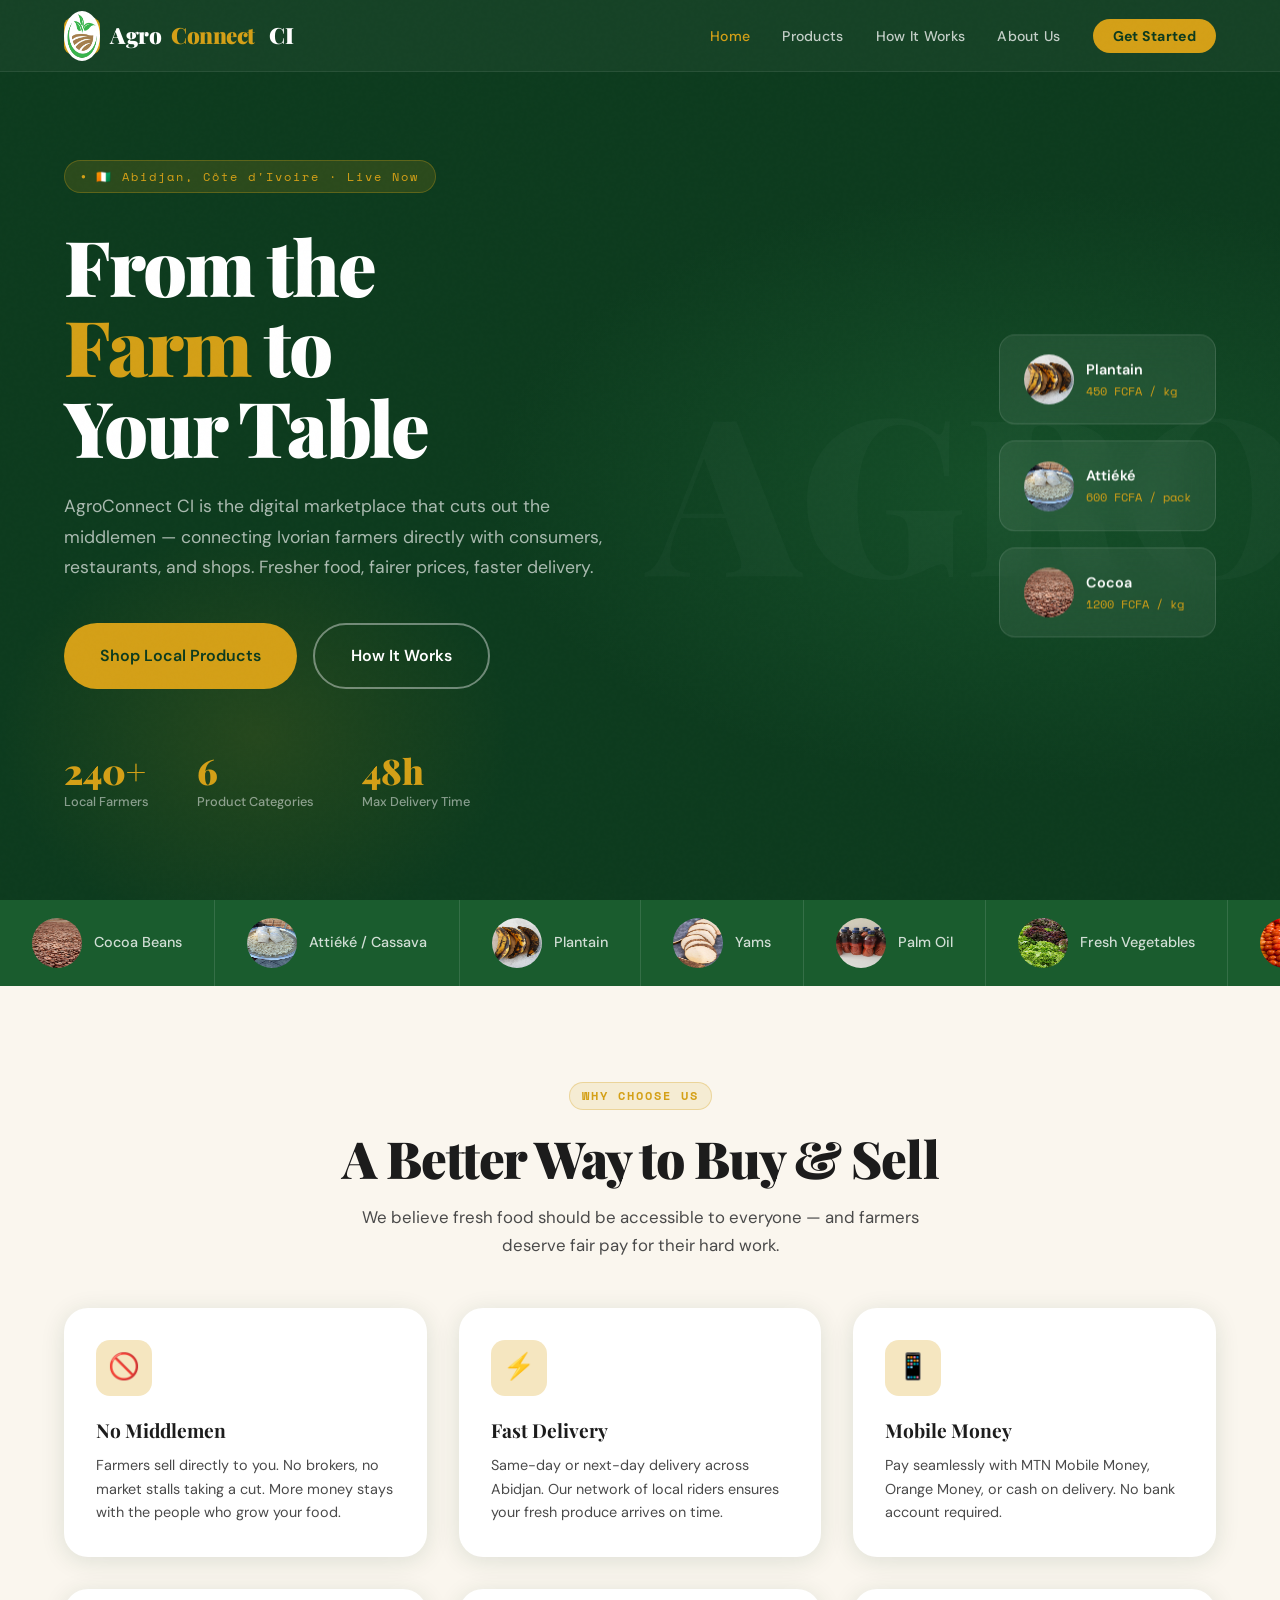
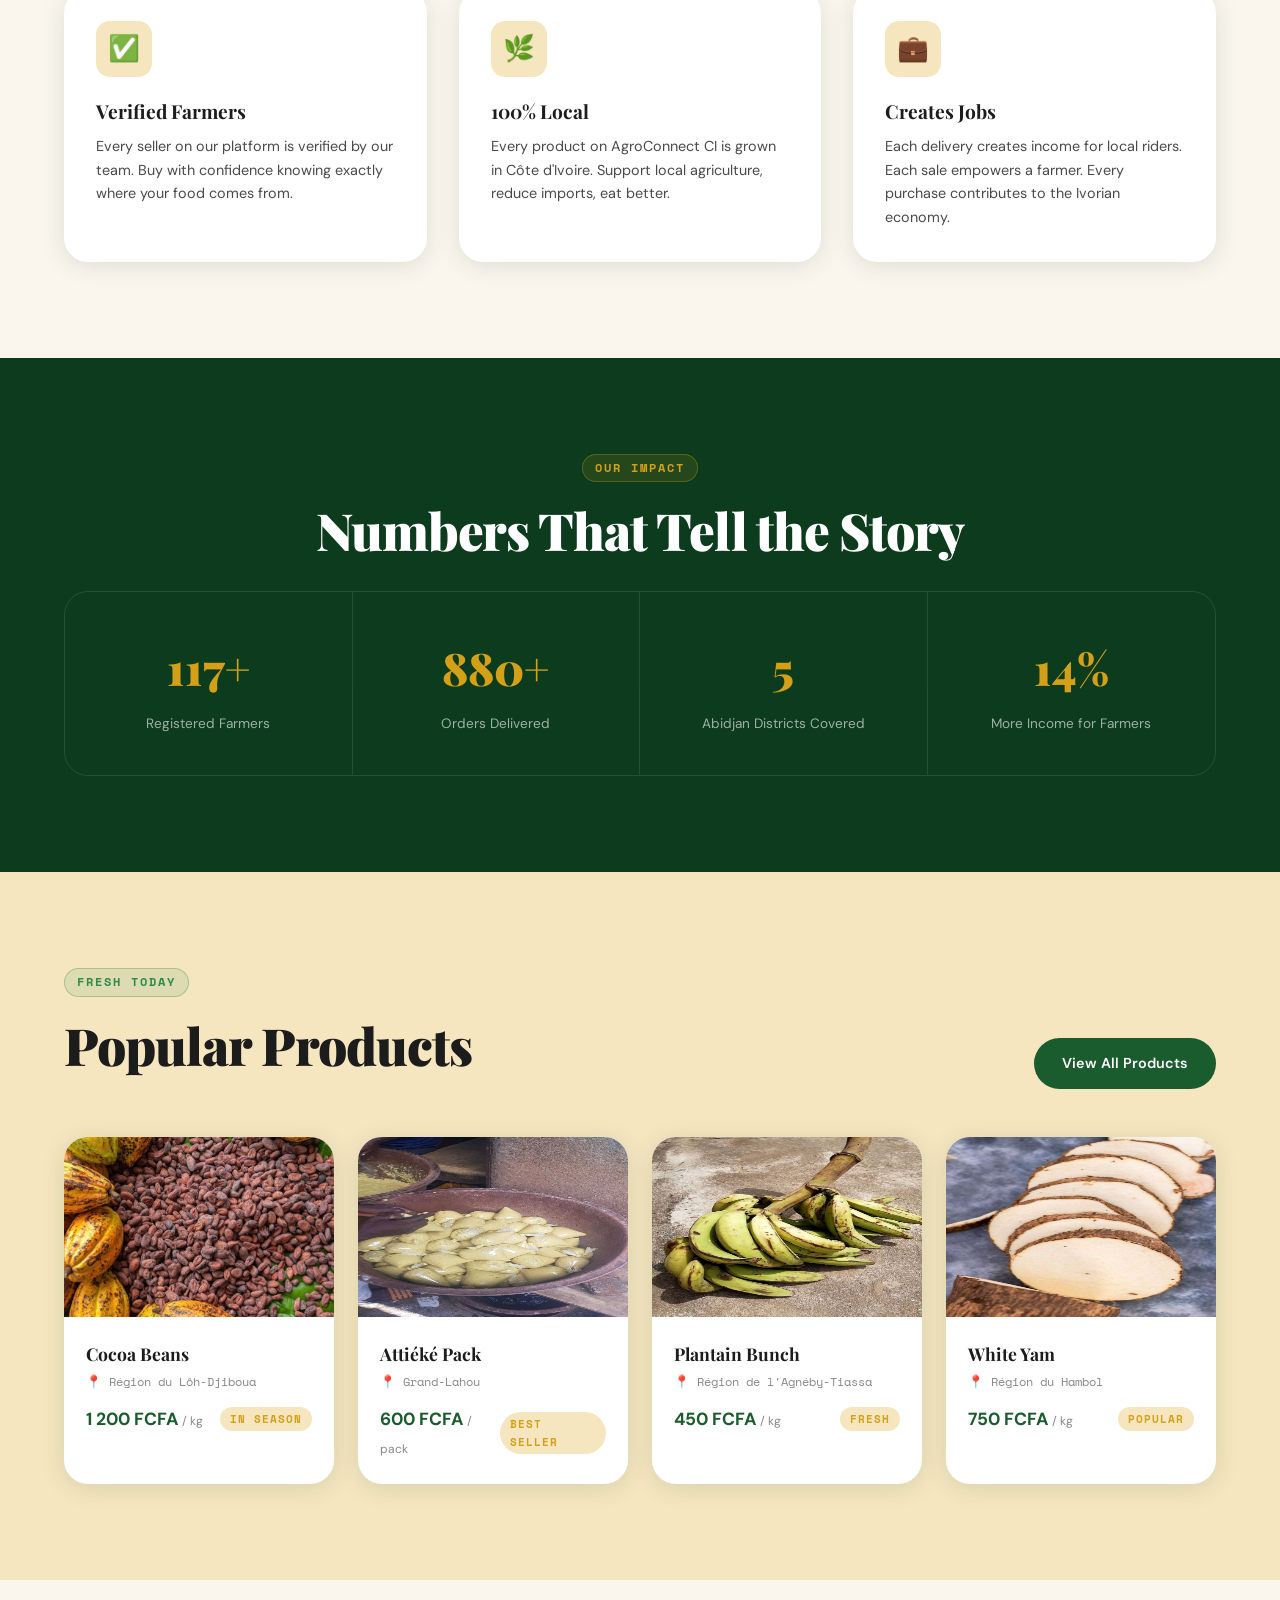
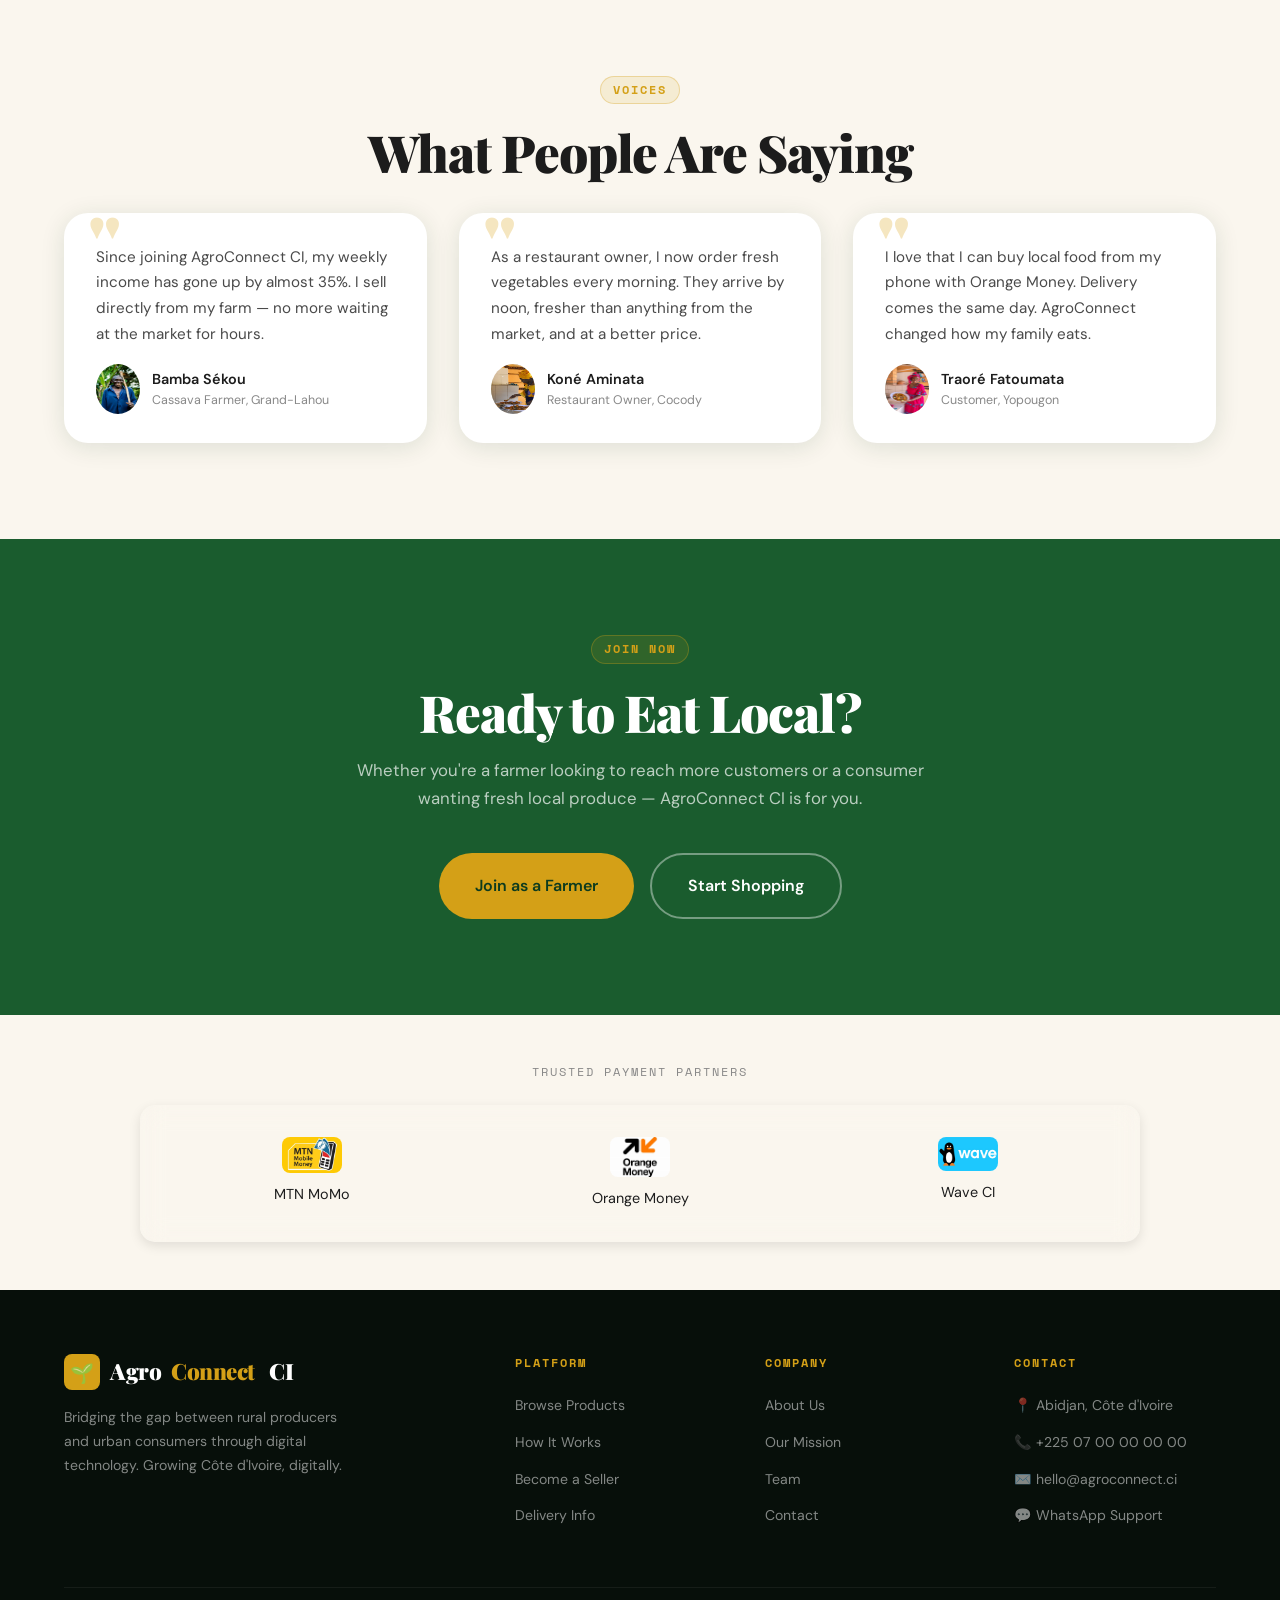
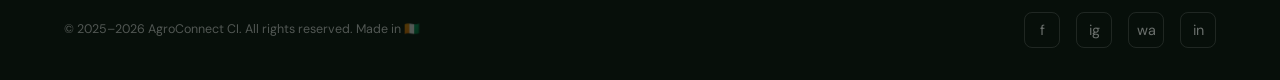
<file: index.html>
<!DOCTYPE html>
<html lang="en">
<head>
  <meta charset="UTF-8"/>
  <meta name="viewport" content="width=device-width, initial-scale=1.0"/>
  <title>AgroConnect CI — Farm Fresh, Delivered</title>
  <meta name="description" content="AgroConnect CI connects local farmers in Côte d'Ivoire directly with consumers, restaurants, and retailers. Fresh food, fair prices, fast delivery in Abidjan."/>
  <link rel="stylesheet" href="css/style.css"/>
  <link rel="icon" href="data:image/svg+xml,<svg xmlns='http://www.w3.org/2000/svg' viewBox='0 0 100 100'><text y='.9em' font-size='90'>🌱</text></svg>"/>
</head>
<body>

<!-- NAV -->
<nav class="nav" id="nav">
  <a href="index.html" class="nav__logo">
    <div class="nav__logo-icon"><img src="img/business_logo.jfif" alt="AgroConnect CI" width="50px" height="50px" style="border-radius:50%"></div>
    Agro<span>Connect</span>&nbsp;CI
  </a>
  <ul class="nav__links">
    <li><a href="index.html">Home</a></li>
    <li><a href="products.html">Products</a></li>
    <li><a href="how-it-works.html">How It Works</a></li>
    <li><a href="about.html">About Us</a></li>
    <li><a href="contact.html" class="nav__cta">Get Started</a></li>
  </ul>
  <div class="nav__hamburger" id="hamburger"><span></span><span></span><span></span></div>
</nav>
<div class="nav__mobile" id="mobileMenu">
  <a href="index.html">Home</a>
  <a href="products.html">Products</a>
  <a href="how-it-works.html">How It Works</a>
  <a href="about.html">About Us</a>
  <a href="contact.html" class="nav__cta">Get Started</a>
</div>

<div class="page">

<!-- ── HERO ──────────────────────────────────────────────────────────── -->
<section class="hero">
  <div class="hero__bg-text">AGRO</div>
  <div class="hero__content">
    <div class="hero__tag">🇨🇮 Abidjan, Côte d'Ivoire · Live Now</div>
    <h1 class="hero__title">
      From the<br/><em>Farm</em> to<br/>Your Table
    </h1>
    <p class="hero__desc">
      AgroConnect CI is the digital marketplace that cuts out the middlemen — connecting Ivorian farmers directly with consumers, restaurants, and shops. Fresher food, fairer prices, faster delivery.
    </p>
    <div class="hero__actions">
      <a href="products.html" class="btn btn--primary btn--lg">Shop Local Products </a>
      <a href="how-it-works.html" class="btn btn--outline btn--lg">How It Works</a>
    </div>
    <div class="hero__stats">
      <div class="hero__stat">
        <div class="hero__stat-num"><span data-count="240" data-suffix="+">0+</span></div>
        <div class="hero__stat-label">Local Farmers</div>
      </div>
      <div class="hero__stat">
        <div class="hero__stat-num"><span data-count="6" data-suffix="">0</span></div>
        <div class="hero__stat-label">Product Categories</div>
      </div>
      <div class="hero__stat">
        <div class="hero__stat-num"><span data-count="48" data-suffix="h">0h</span></div>
        <div class="hero__stat-label">Max Delivery Time</div>
      </div>
    </div>
  </div>

  <!-- Floating cards -->
  <div style="position:absolute;right:5%;top:50%;transform:translateY(-50%);display:flex;flex-direction:column;gap:1rem;z-index:1;" class="hero-cards">
    <div style="background:rgba(255,255,255,0.07);backdrop-filter:blur(16px);border:1px solid rgba(255,255,255,0.12);border-radius:16px;padding:1.2rem 1.5rem;display:flex;align-items:center;gap:12px;animation:float 4s ease-in-out infinite;">
      <span style="font-size:2rem"><img src="img/Plantain.jfif" alt="Plantain" style="width: 50px; height: 50px; border-radius: 50%;"></span>
      <div>
        <div style="color:#fff;font-weight:600;font-size:0.9rem;">Plantain</div>
        <div style="color:var(--gold);font-family:var(--ff-mono);font-size:0.75rem;">450 FCFA / kg</div>
      </div>
    </div>
    <div style="background:rgba(255,255,255,0.07);backdrop-filter:blur(16px);border:1px solid rgba(255,255,255,0.12);border-radius:16px;padding:1.2rem 1.5rem;display:flex;align-items:center;gap:12px;animation:float 4s 1s ease-in-out infinite;">
      <span style="font-size:2rem"><img src="img/boule_d'atieke.jfif" alt="Attiéké" style="width: 50px; height: 50px; border-radius: 50%;"></span>
      <div>
        <div style="color:#fff;font-weight:600;font-size:0.9rem;">Attiéké</div>
        <div style="color:var(--gold);font-family:var(--ff-mono);font-size:0.75rem;">600 FCFA / pack</div>
      </div>
    </div>
    <div style="background:rgba(255,255,255,0.07);backdrop-filter:blur(16px);border:1px solid rgba(255,255,255,0.12);border-radius:16px;padding:1.2rem 1.5rem;display:flex;align-items:center;gap:12px;animation:float 4s 2s ease-in-out infinite;">
      <span style="font-size:2rem"><img src="img/cocoa_bean.jfif" alt="Cocoa" style="width: 50px; height: 50px; border-radius: 50%;"></span>
      <div>
        <div style="color:#fff;font-weight:600;font-size:0.9rem;">Cocoa</div>
        <div style="color:var(--gold);font-family:var(--ff-mono);font-size:0.75rem;">1200 FCFA / kg</div>
      </div>
    </div>
  </div>
</section>

<!-- ── Scrolling products strip ────────────────────────────────────────── -->
<div class="products-strip">
  <div class="strip-scroll">
    <div class="strip-item"><span><img src="img/cocoa_bean.jfif" alt="Cocoa" style="width: 50px; height: 50px; border-radius: 50%;"></span> Cocoa Beans</div>
    <div class="strip-item"><span><img src="img/boule_d'atieke.jfif" alt="Attiéké" style="width: 50px; height: 50px; border-radius: 50%;"></span> Attiéké / Cassava</div>
    <div class="strip-item"><span><img src="img/Plantain.jfif" alt="Plantain" style="width: 50px; height: 50px; border-radius: 50%;"></span> Plantain</div>
    <div class="strip-item"><span><img src="img/white_yam.jfif" alt="Yams" style="width: 50px; height: 50px; border-radius: 50%;"></span> Yams</div>
    <div class="strip-item"><span><img src="img/redpalmoil.jfif" alt="Palm Oil" style="width: 50px; height: 50px; border-radius: 50%;"></span> Palm Oil</div>
    <div class="strip-item"><span><img src="img/Leafy Greens Mix.jfif" alt="Fresh Vegetables" style="width: 50px; height: 50px; border-radius: 50%;"></span> Fresh Vegetables</div>
    <div class="strip-item"><span><img src="img/Red_tomatoes.jfif" alt="Tomatoes" style="width: 50px; height: 50px; border-radius: 50%;"></span> Tomatoes</div>
    <div class="strip-item"><span><img src="img/yellow_onion.jfif" alt="Onions" style="width: 50px; height: 50px; border-radius: 50%;"></span> Onions</div>
    <div class="strip-item"><span><img src="img/hot_pepper.jfif" alt="Peppers" style="width: 50px; height: 50px; border-radius: 50%;"></span> Peppers</div>
    <!-- duplicate for seamless loop -->
    <div class="strip-item"><span><img src="img/cocoa_bean.jfif" alt="Cocoa" style="width: 50px; height: 50px; border-radius: 50%;"></span> Cocoa Beans</div>
    <div class="strip-item"><span><img src="img/boule_d'atieke.jfif" alt="Attiéké" style="width: 50px; height: 50px; border-radius: 50%;"></span> Attiéké / Cassava</div>
    <div class="strip-item"><span><img src="img/Plantain.jfif" alt="Plantain" style="width: 50px; height: 50px; border-radius: 50%;"></span> Plantain</div>
    <div class="strip-item"><span><img src="img/white_yam.jfif" alt="Yams" style="width: 50px; height: 50px; border-radius: 50%;"></span> Yams</div>
    <div class="strip-item"><span><img src="img/redpalmoil.jfif" alt="Palm Oil" style="width: 50px; height: 50px; border-radius: 50%;"></span> Palm Oil</div>
    <div class="strip-item"><span><img src="img/Leafy Greens Mix.jfif" alt="Fresh Vegetables" style="width: 50px; height: 50px; border-radius: 50%;"></span> Fresh Vegetables</div>
    <div class="strip-item"><span><img src="img/Red_tomatoes.jfif" alt="Tomatoes" style="width: 50px; height: 50px; border-radius: 50%;"></span> Tomatoes</div>
    <div class="strip-item"><span><img src="img/yellow_onion.jfif" alt="Onions" style="width: 50px; height: 50px; border-radius: 50%;"></span> Onions</div>
    <div class="strip-item"><span><img src="img/hot_pepper.jfif" alt="Peppers" style="width: 50px; height: 50px; border-radius: 50%;"></span> Peppers</div>
  </div>
</div>

<!-- ── Why AgroConnect ──────────────────────────────────────────────────── -->
<section class="section">
  <div class="text-center mb-4 reveal">
    <div class="section__tag">Why Choose Us</div>
    <h2 class="section__title">A Better Way to Buy &amp; Sell</h2>
    <p class="section__subtitle" style="margin:0 auto;">We believe fresh food should be accessible to everyone — and farmers deserve fair pay for their hard work.</p>
  </div>
  <div class="grid-3" style="margin-top:3rem;">
    <div class="card reveal reveal-delay-1">
      <div class="card__icon">🚫</div>
      <h3 class="card__title">No Middlemen</h3>
      <p class="card__text">Farmers sell directly to you. No brokers, no market stalls taking a cut. More money stays with the people who grow your food.</p>
    </div>
    <div class="card reveal reveal-delay-2">
      <div class="card__icon">⚡</div>
      <h3 class="card__title">Fast Delivery</h3>
      <p class="card__text">Same-day or next-day delivery across Abidjan. Our network of local riders ensures your fresh produce arrives on time.</p>
    </div>
    <div class="card reveal reveal-delay-3">
      <div class="card__icon">📱</div>
      <h3 class="card__title">Mobile Money</h3>
      <p class="card__text">Pay seamlessly with MTN Mobile Money, Orange Money, or cash on delivery. No bank account required.</p>
    </div>
    <div class="card reveal reveal-delay-1">
      <div class="card__icon">✅</div>
      <h3 class="card__title">Verified Farmers</h3>
      <p class="card__text">Every seller on our platform is verified by our team. Buy with confidence knowing exactly where your food comes from.</p>
    </div>
    <div class="card reveal reveal-delay-2">
      <div class="card__icon">🌿</div>
      <h3 class="card__title">100% Local</h3>
      <p class="card__text">Every product on AgroConnect CI is grown in Côte d'Ivoire. Support local agriculture, reduce imports, eat better.</p>
    </div>
    <div class="card reveal reveal-delay-3">
      <div class="card__icon">💼</div>
      <h3 class="card__title">Creates Jobs</h3>
      <p class="card__text">Each delivery creates income for local riders. Each sale empowers a farmer. Every purchase contributes to the Ivorian economy.</p>
    </div>
  </div>
</section>

<!-- ── Impact numbers ──────────────────────────────────────────────────── -->
<section class="section section--dark">
  <div class="text-center mb-4 reveal">
    <div class="section__tag">Our Impact</div>
    <h2 class="section__title">Numbers That Tell the Story</h2>
  </div>
  <div class="impact-grid reveal">
    <div class="impact-item">
      <span class="impact-num" data-count="240" data-suffix="+">0</span>
      <span class="impact-label">Registered Farmers</span>
    </div>
    <div class="impact-item">
      <span class="impact-num" data-count="1800" data-suffix="+">0</span>
      <span class="impact-label">Orders Delivered</span>
    </div>
    <div class="impact-item">
      <span class="impact-num" data-count="12" data-suffix="">0</span>
      <span class="impact-label">Abidjan Districts Covered</span>
    </div>
    <div class="impact-item">
      <span class="impact-num" data-count="30" data-suffix="%">0</span>
      <span class="impact-label">More Income for Farmers</span>
    </div>
  </div>
</section>

<!-- ── Featured Products ──────────────────────────────────────────────── -->
<section class="section section--gold">
  <div style="display:flex;justify-content:space-between;align-items:flex-end;margin-bottom:3rem;" class="reveal">
    <div>
      <div class="section__tag section__tag--dark">Fresh Today</div>
      <h2 class="section__title">Popular Products</h2>
    </div>
    <a href="products.html" class="btn btn--green">View All Products </a>
  </div>
  <div class="grid-4">
    <div class="product-card reveal reveal-delay-1">
      <div class="product-card__img" style="background:linear-gradient(135deg,#3d1f0a,#6b3a1f);"><img src="img/cocoa beans.jfif" alt="Cocoa Beans"></div>
      <div class="product-card__body">
        <div class="product-card__name">Cocoa Beans</div>
        <div class="product-card__origin">📍 Région du Lôh-Djiboua</div>
        <div style="display:flex;justify-content:space-between;align-items:center;">
          <div class="product-card__price">1 200 FCFA <small>/ kg</small></div>
          <span class="badge">In Season</span>
        </div>
      </div>
    </div>
    <div class="product-card reveal reveal-delay-2">
      <div class="product-card__img" style="background:linear-gradient(135deg,#f5e6c0,#e8d5a0);"><img src="img/atieke_pack.jfif" alt="Attiéké Pack" width="270" height="180px"></div>
      <div class="product-card__body">
        <div class="product-card__name">Attiéké Pack</div>
        <div class="product-card__origin">📍 Grand-Lahou</div>
        <div style="display:flex;justify-content:space-between;align-items:center;">
          <div class="product-card__price">600 FCFA <small>/ pack</small></div>
          <span class="badge">Best Seller</span>
        </div>
      </div>
    </div>
    <div class="product-card reveal reveal-delay-3">
      <div class="product-card__img" style="background:linear-gradient(135deg,#2d5a27,#4a8c42);"><img src="img/plantain_bunch.jfif" alt="Plantain Bunch" width="270" height="180px"></div>
      <div class="product-card__body">
        <div class="product-card__name">Plantain Bunch</div>
        <div class="product-card__origin">📍 Région de l'Agnéby-Tiassa</div>
        <div style="display:flex;justify-content:space-between;align-items:center;">
          <div class="product-card__price">450 FCFA <small>/ kg</small></div>
          <span class="badge">Fresh</span>
        </div>
      </div>
    </div>
    <div class="product-card reveal reveal-delay-3">
      <div class="product-card__img" style="background:linear-gradient(135deg,#8b4513,#c0724a);"><img src="img/white_yam.jfif" alt="White Yam" width="270" height="180px"></div>
      <div class="product-card__body">
        <div class="product-card__name">White Yam</div>
        <div class="product-card__origin">📍 Région du Hambol</div>
        <div style="display:flex;justify-content:space-between;align-items:center;">
          <div class="product-card__price">750 FCFA <small>/ kg</small></div>
          <span class="badge">Popular</span>
        </div>
      </div>
    </div>
  </div>
</section>

<!-- ── Testimonials ────────────────────────────────────────────────────── -->
<section class="section">
  <div class="text-center mb-4 reveal">
    <div class="section__tag">Voices</div>
    <h2 class="section__title">What People Are Saying</h2>
  </div>
  <div class="grid-3">
    <div class="testimonial reveal reveal-delay-1">
      <p class="testimonial__text">Since joining AgroConnect CI, my weekly income has gone up by almost 35%. I sell directly from my farm — no more waiting at the market for hours.</p>
      <div class="testimonial__author">
        <div class="testimonial__avatar"><img src="img/farmer.jfif" alt="Cocoa" style="width: 50px; height: 50px; border-radius: 50%;"></div>
        <div>
          <div class="testimonial__name">Bamba Sékou</div>
          <div class="testimonial__role">Cassava Farmer, Grand-Lahou</div>
        </div>
      </div>
    </div>
    <div class="testimonial reveal reveal-delay-2">
      <p class="testimonial__text">As a restaurant owner, I now order fresh vegetables every morning. They arrive by noon, fresher than anything from the market, and at a better price.</p>
      <div class="testimonial__author">
        <div class="testimonial__avatar"><img src="img/chef.jfif" alt="Restaurant Owner" style="width: 50px; height: 50px; border-radius: 50%;"></div>
        <div>
          <div class="testimonial__name">Koné Aminata</div>
          <div class="testimonial__role">Restaurant Owner, Cocody</div>
        </div>
      </div>
    </div>
    <div class="testimonial reveal reveal-delay-3">
      <p class="testimonial__text">I love that I can buy local food from my phone with Orange Money. Delivery comes the same day. AgroConnect changed how my family eats.</p>
      <div class="testimonial__author">
        <div class="testimonial__avatar"><img src="img/customers.jfif" alt="Customer" style="width: 50px; height: 50px; border-radius: 50%;"></div>
        <div>
          <div class="testimonial__name">Traoré Fatoumata</div>
          <div class="testimonial__role">Customer, Yopougon</div>
        </div>
      </div>
    </div>
  </div>
</section>

<!-- ── CTA Banner ──────────────────────────────────────────────────────── -->
<section class="section section--mid" style="text-align:center;">
  <div class="reveal">
    <div class="section__tag">Join Now</div>
    <h2 class="section__title">Ready to Eat Local?</h2>
    <p class="section__subtitle" style="margin:0 auto 2.5rem;">Whether you're a farmer looking to reach more customers or a consumer wanting fresh local produce — AgroConnect CI is for you.</p>
    <div style="display:flex;gap:1rem;justify-content:center;flex-wrap:wrap;">
      <a href="contact.html" class="btn btn--primary btn--lg">Join as a Farmer</a>
      <a href="products.html" class="btn btn--outline btn--lg">Start Shopping</a>
    </div>
  </div>
</section>

<!-- ── Partners ────────────────────────────────────────────────────────── -->
<section class="section partners">
  <p class="partners-title">Trusted Payment Partners</p>

  <div class="partners-grid reveal">
    <div class="partner-logo">
      <img src="img/mtn_money.jfif" alt="MTN MoMo">
      <span>MTN MoMo</span>
    </div>

    <div class="partner-logo">
      <img src="img/Orange money.jfif" alt="Orange Money">
      <span>Orange Money</span>
    </div>

    <div class="partner-logo">
      <img src="img/wave.jfif" alt="Wave CI">
      <span>Wave CI</span>
    </div>
  </div>
</section>

</div><!-- /page -->

<!-- FOOTER -->
<footer class="footer">
  <div class="footer__grid">
    <div class="footer__brand">
      <div class="nav__logo" style="margin-bottom:1rem;">
        <div class="nav__logo-icon">🌱</div>
        Agro<span>Connect</span>&nbsp;CI
      </div>
      <p>Bridging the gap between rural producers and urban consumers through digital technology. Growing Côte d'Ivoire, digitally.</p>
    </div>
    <div class="footer__col">
      <h4>Platform</h4>
      <ul>
        <li><a href="products.html">Browse Products</a></li>
        <li><a href="how-it-works.html">How It Works</a></li>
        <li><a href="contact.html">Become a Seller</a></li>
        <li><a href="contact.html">Delivery Info</a></li>
      </ul>
    </div>
    <div class="footer__col">
      <h4>Company</h4>
      <ul>
        <li><a href="about.html">About Us</a></li>
        <li><a href="about.html#mission">Our Mission</a></li>
        <li><a href="about.html#team">Team</a></li>
        <li><a href="contact.html">Contact</a></li>
      </ul>
    </div>
    <div class="footer__col">
      <h4>Contact</h4>
      <ul>
        <li><a href="#">📍 Abidjan, Côte d'Ivoire</a></li>
        <li><a href="tel:+2250700000000">📞 +225 07 00 00 00 00</a></li>
        <li><a href="mailto:hello@agroconnect.ci">✉️ hello@agroconnect.ci</a></li>
        <li><a href="#">💬 WhatsApp Support</a></li>
      </ul>
    </div>
  </div>
  <div class="footer__bottom">
    <p>© 2025–2026 AgroConnect CI. All rights reserved. Made in 🇨🇮</p>
    <div class="footer__socials">
      <a href="#" title="Facebook">f</a>
      <a href="#" title="Instagram">ig</a>
      <a href="#" title="WhatsApp">wa</a>
      <a href="#" title="LinkedIn">in</a>
    </div>
  </div>
</footer>

<script src="js/main.js"></script>
</body>
</html>
</file>
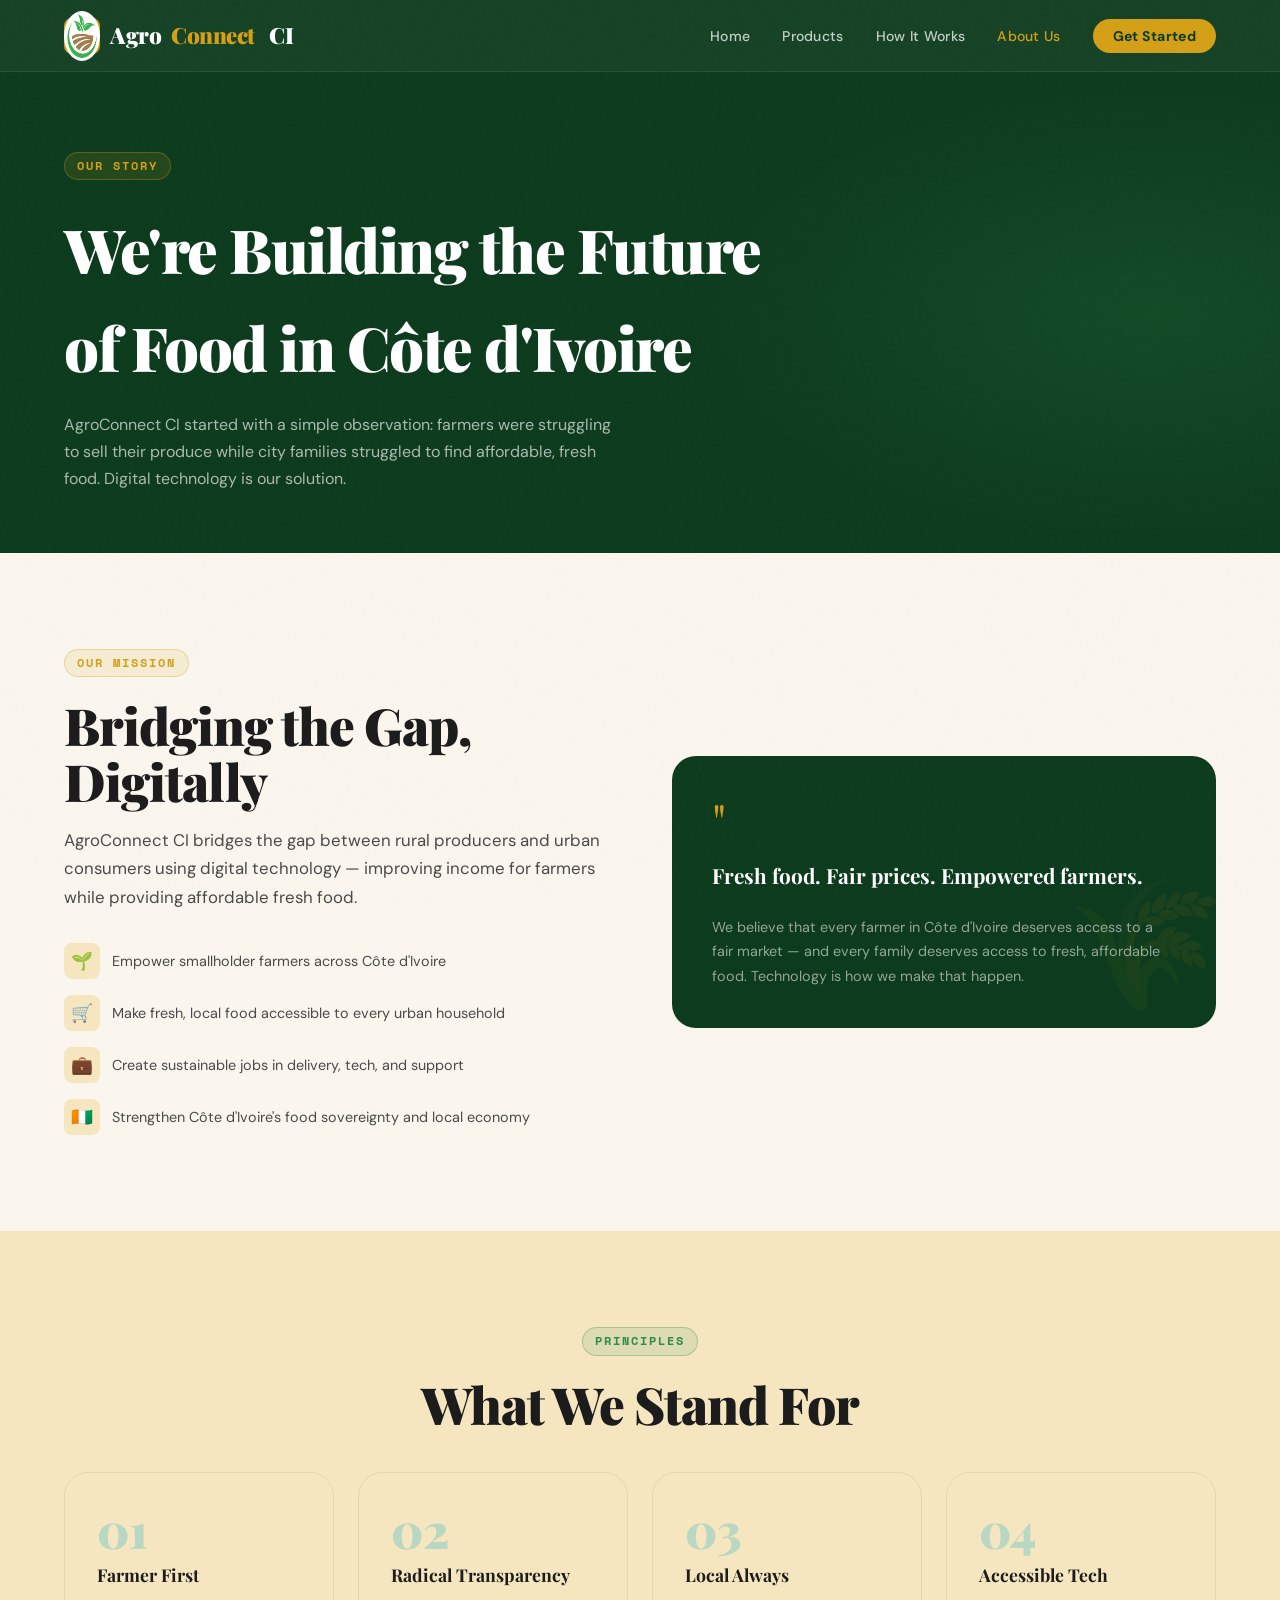
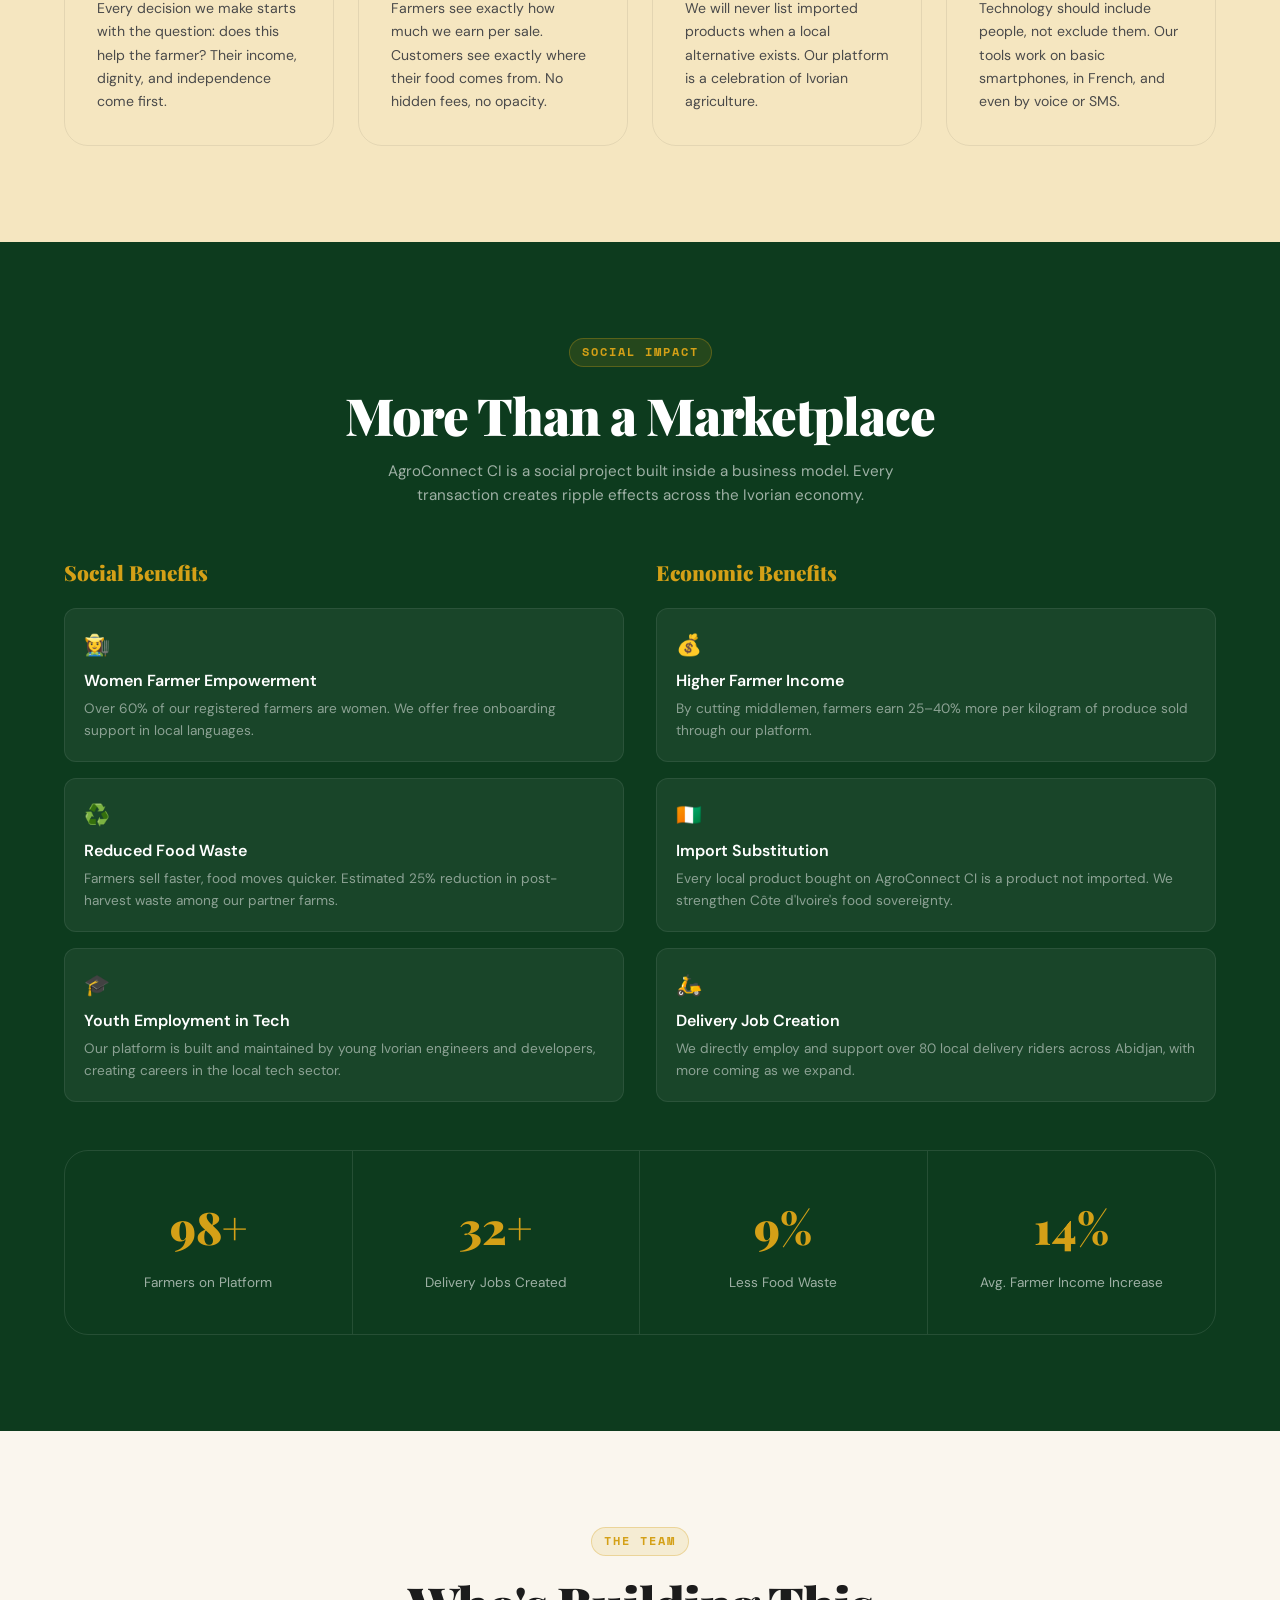
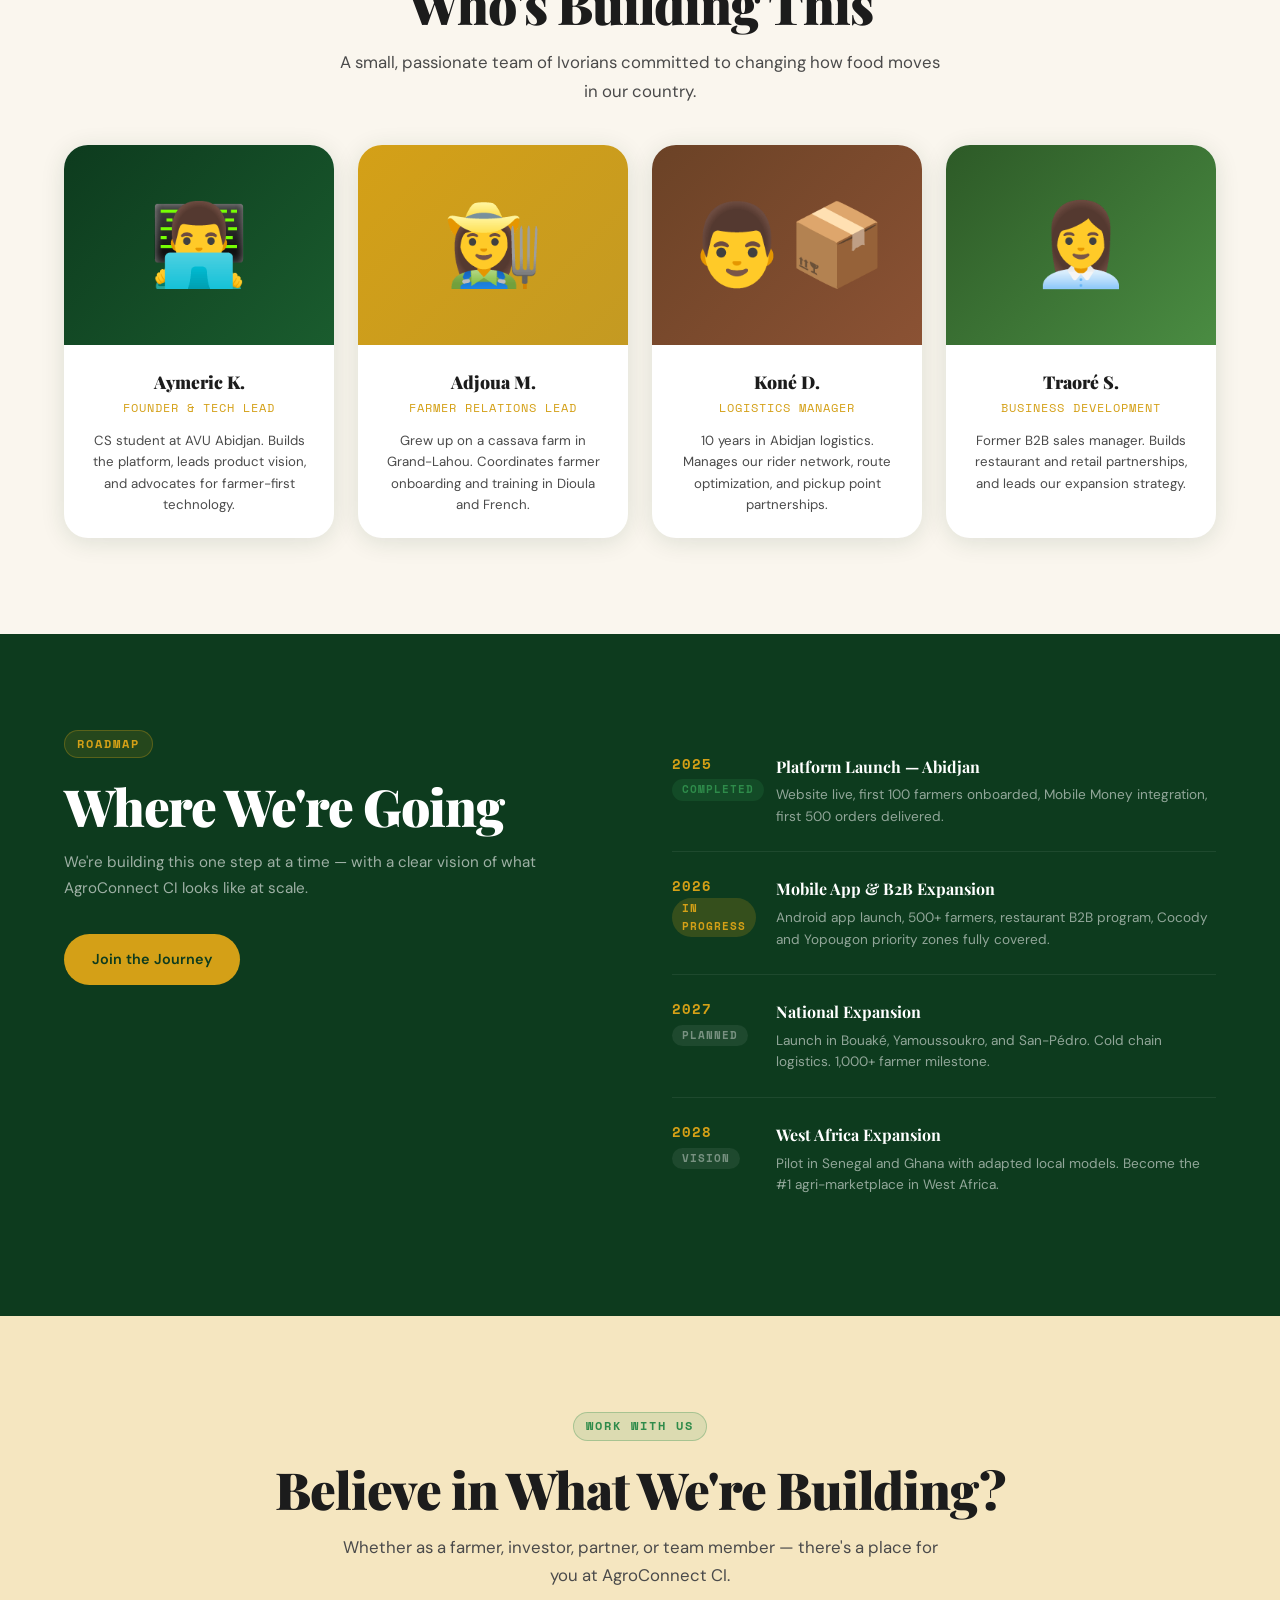
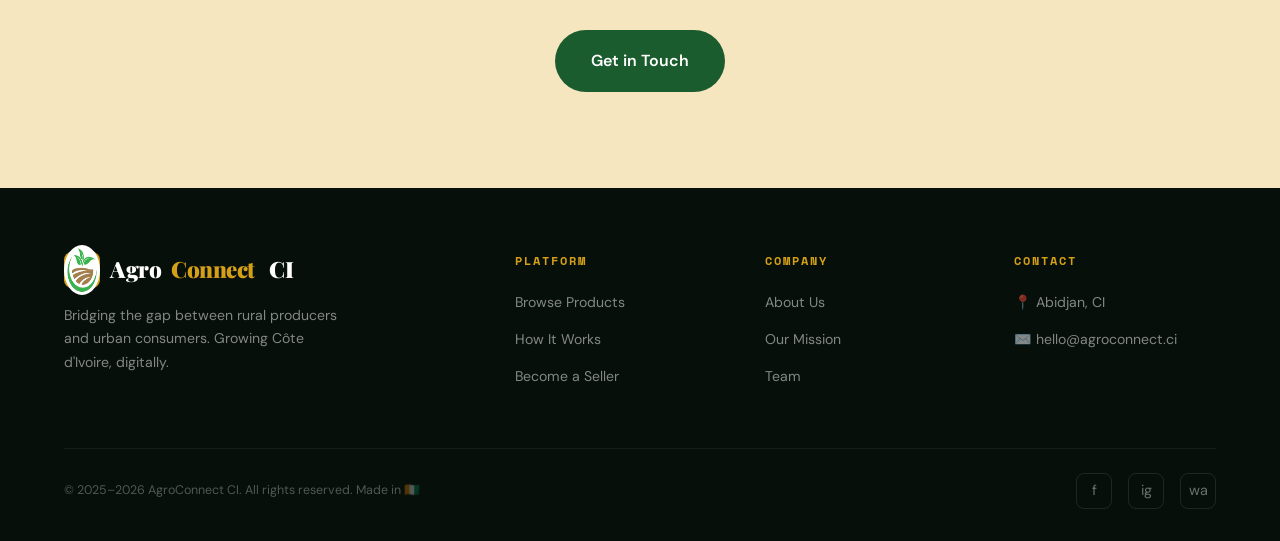
<file: about.html>
<!DOCTYPE html>
<html lang="en">
<head>
  <meta charset="UTF-8"/>
  <meta name="viewport" content="width=device-width, initial-scale=1.0"/>
  <title>About Us — AgroConnect CI</title>
  <meta name="description" content="Learn about AgroConnect CI's mission to empower Ivorian farmers and connect them with urban consumers through digital technology."/>
  <link rel="stylesheet" href="css/style.css"/>
  <link rel="icon" href="data:image/svg+xml,<svg xmlns='http://www.w3.org/2000/svg' viewBox='0 0 100 100'><text y='.9em' font-size='90'>🌱</text></svg>"/>
  <style>
    .team-card {
      background: var(--white);
      border-radius: var(--radius-lg);
      overflow: hidden;
      box-shadow: var(--shadow);
      text-align: center;
      transition: transform 0.3s, box-shadow 0.3s;
    }
    .team-card:hover { transform: translateY(-6px); box-shadow: var(--shadow-lg); }
    .team-card__avatar {
      width: 100%; height: 200px;
      display: flex; align-items: center; justify-content: center;
      font-size: 5rem;
    }
    .team-card__body { padding: 1.4rem; }
    .team-card__name { font-family: var(--ff-display); font-size: 1.1rem; font-weight: 900; margin-bottom: 0.2rem; }
    .team-card__role { font-family: var(--ff-mono); font-size: 0.72rem; letter-spacing: 1px; text-transform: uppercase; color: var(--gold); margin-bottom: 0.8rem; }
    .team-card__bio  { font-size: 0.83rem; color: var(--text-mid); line-height: 1.6; }

    .value-card {
      padding: 2rem;
      border-radius: var(--radius-lg);
      border: 1px solid rgba(0,0,0,0.07);
      transition: all 0.3s;
    }
    .value-card:hover {
      border-color: var(--green-bright);
      box-shadow: 0 0 0 3px rgba(46,139,74,0.08);
      transform: translateY(-4px);
    }
    .value-card__num {
      font-family: var(--ff-display);
      font-size: 3rem; font-weight: 900;
      color: var(--green-light);
      line-height: 1; margin-bottom: 0.5rem;
    }
    .value-card__title { font-family: var(--ff-display); font-size: 1.1rem; font-weight: 700; margin-bottom: 0.5rem; }
    .value-card__text  { font-size: 0.88rem; color: var(--text-mid); line-height: 1.65; }

    .roadmap-item {
      display: grid; grid-template-columns: 80px 1fr;
      gap: 1.5rem; align-items: start;
      padding: 1.5rem 0;
      border-bottom: 1px solid rgba(255,255,255,0.07);
    }
    .roadmap-item:last-child { border-bottom: none; }
    .roadmap-year {
      font-family: var(--ff-mono);
      font-size: 0.85rem; font-weight: 700;
      color: var(--gold);
      letter-spacing: 1px;
    }
    .roadmap-content h4 { font-family: var(--ff-display); font-size: 1rem; font-weight: 700; color: var(--white); margin-bottom: 0.3rem; }
    .roadmap-content p  { font-size: 0.85rem; color: rgba(255,255,255,0.55); line-height: 1.6; }
    .roadmap-status {
      display: inline-block;
      font-size: 0.68rem; font-weight: 700; font-family: var(--ff-mono);
      letter-spacing: 1px; text-transform: uppercase;
      padding: 2px 10px; border-radius: 100px;
      margin-bottom: 0.4rem;
    }
    .status-done    { background: rgba(46,139,74,0.2); color: var(--green-bright); }
    .status-current { background: rgba(212,160,23,0.2); color: var(--gold); }
    .status-next    { background: rgba(255,255,255,0.07); color: rgba(255,255,255,0.4); }
  </style>
</head>
<body>

<!-- NAV -->
<nav class="nav" id="nav">
  <a href="index.html" class="nav__logo">
    <div class="nav__logo-icon"><img src="img/business_logo.jfif" alt="AgroConnect CI" width="50px" height="50px" style="border-radius:50%"></div>
    Agro<span>Connect</span>&nbsp;CI
  </a>
  <ul class="nav__links">
    <li><a href="index.html">Home</a></li>
    <li><a href="products.html">Products</a></li>
    <li><a href="how-it-works.html">How It Works</a></li>
    <li><a href="about.html">About Us</a></li>
    <li><a href="contact.html" class="nav__cta">Get Started</a></li>
  </ul>
  <div class="nav__hamburger" id="hamburger"><span></span><span></span><span></span></div>
</nav>
<div class="nav__mobile" id="mobileMenu">
  <a href="index.html">Home</a>
  <a href="products.html">Products</a>
  <a href="how-it-works.html">How It Works</a>
  <a href="about.html">About Us</a>
  <a href="contact.html" class="nav__cta">Get Started</a>
</div>

<div class="page">

<!-- Page Hero -->
<div class="page-hero" id="mission">
  <div class="page-hero__content">
    <div class="section__tag">Our Story</div>
    <h1 class="page-hero__title">We're Building the Future<br/>of Food in Côte d'Ivoire</h1>
    <p class="page-hero__desc">AgroConnect CI started with a simple observation: farmers were struggling to sell their produce while city families struggled to find affordable, fresh food. Digital technology is our solution.</p>
  </div>
</div>

<!-- ── Mission Statement ──────────────────────────────────────────────── -->
<section class="section">
  <div class="grid-2" style="gap:4rem;align-items:center;">
    <div class="reveal">
      <div class="section__tag">Our Mission</div>
      <h2 class="section__title">Bridging the Gap, Digitally</h2>
      <p class="section__subtitle">AgroConnect CI bridges the gap between rural producers and urban consumers using digital technology — improving income for farmers while providing affordable fresh food.</p>
      <div style="margin-top:2rem;display:flex;flex-direction:column;gap:1rem;">
        <div style="display:flex;align-items:center;gap:12px;">
          <span style="width:36px;height:36px;background:var(--gold-light);border-radius:8px;display:flex;align-items:center;justify-content:center;font-size:1.1rem;flex-shrink:0;">🌱</span>
          <span style="font-size:0.9rem;color:var(--text-mid);">Empower smallholder farmers across Côte d'Ivoire</span>
        </div>
        <div style="display:flex;align-items:center;gap:12px;">
          <span style="width:36px;height:36px;background:var(--gold-light);border-radius:8px;display:flex;align-items:center;justify-content:center;font-size:1.1rem;flex-shrink:0;">🛒</span>
          <span style="font-size:0.9rem;color:var(--text-mid);">Make fresh, local food accessible to every urban household</span>
        </div>
        <div style="display:flex;align-items:center;gap:12px;">
          <span style="width:36px;height:36px;background:var(--gold-light);border-radius:8px;display:flex;align-items:center;justify-content:center;font-size:1.1rem;flex-shrink:0;">💼</span>
          <span style="font-size:0.9rem;color:var(--text-mid);">Create sustainable jobs in delivery, tech, and support</span>
        </div>
        <div style="display:flex;align-items:center;gap:12px;">
          <span style="width:36px;height:36px;background:var(--gold-light);border-radius:8px;display:flex;align-items:center;justify-content:center;font-size:1.1rem;flex-shrink:0;">🇨🇮</span>
          <span style="font-size:0.9rem;color:var(--text-mid);">Strengthen Côte d'Ivoire's food sovereignty and local economy</span>
        </div>
      </div>
    </div>
    <div class="reveal reveal-delay-2">
      <div style="background:var(--green-dark);border-radius:var(--radius-lg);padding:2.5rem;position:relative;overflow:hidden;">
        <div style="position:absolute;right:-10px;bottom:-20px;font-size:8rem;opacity:0.06;pointer-events:none;">🌾</div>
        <blockquote style="position:relative;z-index:1;">
          <div style="font-size:3rem;color:var(--gold);font-family:var(--ff-display);line-height:1;margin-bottom:1rem;">"</div>
          <p style="font-family:var(--ff-display);font-size:1.3rem;font-weight:700;color:var(--white);line-height:1.5;margin-bottom:1.5rem;">Fresh food. Fair prices. Empowered farmers.</p>
          <p style="font-size:0.9rem;color:rgba(255,255,255,0.55);line-height:1.7;">We believe that every farmer in Côte d'Ivoire deserves access to a fair market — and every family deserves access to fresh, affordable food. Technology is how we make that happen.</p>
        </blockquote>
      </div>
    </div>
  </div>
</section>

<!-- ── Our Values ──────────────────────────────────────────────────────── -->
<section class="section section--gold">
  <div class="text-center mb-4 reveal">
    <div class="section__tag section__tag--dark">Principles</div>
    <h2 class="section__title">What We Stand For</h2>
  </div>
  <div class="grid-4" style="margin-top:2.5rem;">
    <div class="value-card reveal reveal-delay-1">
      <div class="value-card__num">01</div>
      <div class="value-card__title">Farmer First</div>
      <div class="value-card__text">Every decision we make starts with the question: does this help the farmer? Their income, dignity, and independence come first.</div>
    </div>
    <div class="value-card reveal reveal-delay-2">
      <div class="value-card__num">02</div>
      <div class="value-card__title">Radical Transparency</div>
      <div class="value-card__text">Farmers see exactly how much we earn per sale. Customers see exactly where their food comes from. No hidden fees, no opacity.</div>
    </div>
    <div class="value-card reveal reveal-delay-3">
      <div class="value-card__num">03</div>
      <div class="value-card__title">Local Always</div>
      <div class="value-card__text">We will never list imported products when a local alternative exists. Our platform is a celebration of Ivorian agriculture.</div>
    </div>
    <div class="value-card reveal reveal-delay-3">
      <div class="value-card__num">04</div>
      <div class="value-card__title">Accessible Tech</div>
      <div class="value-card__text">Technology should include people, not exclude them. Our tools work on basic smartphones, in French, and even by voice or SMS.</div>
    </div>
  </div>
</section>

<!-- ── Social Impact ──────────────────────────────────────────────────── -->
<section class="section section--dark">
  <div class="text-center mb-4 reveal">
    <div class="section__tag">Social Impact</div>
    <h2 class="section__title">More Than a Marketplace</h2>
    <p style="color:rgba(255,255,255,0.6);font-size:0.95rem;max-width:580px;margin:0 auto;">AgroConnect CI is a social project built inside a business model. Every transaction creates ripple effects across the Ivorian economy.</p>
  </div>
  <div class="grid-2" style="margin-top:3rem;gap:2rem;">
    <div>
      <h3 style="font-family:var(--ff-display);font-size:1.3rem;color:var(--gold);font-weight:900;margin-bottom:1.2rem;">Social Benefits</h3>
      <div style="display:flex;flex-direction:column;gap:1rem;">
        <div style="background:rgba(255,255,255,0.05);border:1px solid rgba(255,255,255,0.08);border-radius:var(--radius);padding:1.2rem;">
          <div style="font-size:1.3rem;margin-bottom:0.4rem;">👩‍🌾</div>
          <div style="font-weight:600;color:var(--white);margin-bottom:0.3rem;">Women Farmer Empowerment</div>
          <div style="font-size:0.85rem;color:rgba(255,255,255,0.5);">Over 60% of our registered farmers are women. We offer free onboarding support in local languages.</div>
        </div>
        <div style="background:rgba(255,255,255,0.05);border:1px solid rgba(255,255,255,0.08);border-radius:var(--radius);padding:1.2rem;">
          <div style="font-size:1.3rem;margin-bottom:0.4rem;">♻️</div>
          <div style="font-weight:600;color:var(--white);margin-bottom:0.3rem;">Reduced Food Waste</div>
          <div style="font-size:0.85rem;color:rgba(255,255,255,0.5);">Farmers sell faster, food moves quicker. Estimated 25% reduction in post-harvest waste among our partner farms.</div>
        </div>
        <div style="background:rgba(255,255,255,0.05);border:1px solid rgba(255,255,255,0.08);border-radius:var(--radius);padding:1.2rem;">
          <div style="font-size:1.3rem;margin-bottom:0.4rem;">🎓</div>
          <div style="font-weight:600;color:var(--white);margin-bottom:0.3rem;">Youth Employment in Tech</div>
          <div style="font-size:0.85rem;color:rgba(255,255,255,0.5);">Our platform is built and maintained by young Ivorian engineers and developers, creating careers in the local tech sector.</div>
        </div>
      </div>
    </div>
    <div>
      <h3 style="font-family:var(--ff-display);font-size:1.3rem;color:var(--gold);font-weight:900;margin-bottom:1.2rem;">Economic Benefits</h3>
      <div style="display:flex;flex-direction:column;gap:1rem;">
        <div style="background:rgba(255,255,255,0.05);border:1px solid rgba(255,255,255,0.08);border-radius:var(--radius);padding:1.2rem;">
          <div style="font-size:1.3rem;margin-bottom:0.4rem;">💰</div>
          <div style="font-weight:600;color:var(--white);margin-bottom:0.3rem;">Higher Farmer Income</div>
          <div style="font-size:0.85rem;color:rgba(255,255,255,0.5);">By cutting middlemen, farmers earn 25–40% more per kilogram of produce sold through our platform.</div>
        </div>
        <div style="background:rgba(255,255,255,0.05);border:1px solid rgba(255,255,255,0.08);border-radius:var(--radius);padding:1.2rem;">
          <div style="font-size:1.3rem;margin-bottom:0.4rem;">🇨🇮</div>
          <div style="font-weight:600;color:var(--white);margin-bottom:0.3rem;">Import Substitution</div>
          <div style="font-size:0.85rem;color:rgba(255,255,255,0.5);">Every local product bought on AgroConnect CI is a product not imported. We strengthen Côte d'Ivoire's food sovereignty.</div>
        </div>
        <div style="background:rgba(255,255,255,0.05);border:1px solid rgba(255,255,255,0.08);border-radius:var(--radius);padding:1.2rem;">
          <div style="font-size:1.3rem;margin-bottom:0.4rem;">🛵</div>
          <div style="font-weight:600;color:var(--white);margin-bottom:0.3rem;">Delivery Job Creation</div>
          <div style="font-size:0.85rem;color:rgba(255,255,255,0.5);">We directly employ and support over 80 local delivery riders across Abidjan, with more coming as we expand.</div>
        </div>
      </div>
    </div>
  </div>
  <!-- Impact numbers -->
  <div class="impact-grid reveal" style="margin-top:3rem;">
    <div class="impact-item">
      <span class="impact-num" data-count="240" data-suffix="+">0</span>
      <span class="impact-label">Farmers on Platform</span>
    </div>
    <div class="impact-item">
      <span class="impact-num" data-count="80" data-suffix="+">0</span>
      <span class="impact-label">Delivery Jobs Created</span>
    </div>
    <div class="impact-item">
      <span class="impact-num" data-count="25" data-suffix="%">0</span>
      <span class="impact-label">Less Food Waste</span>
    </div>
    <div class="impact-item">
      <span class="impact-num" data-count="35" data-suffix="%">0</span>
      <span class="impact-label">Avg. Farmer Income Increase</span>
    </div>
  </div>
</section>

<!-- ── Team ────────────────────────────────────────────────────────────── -->
<section class="section" id="team">
  <div class="text-center mb-4 reveal">
    <div class="section__tag">The Team</div>
    <h2 class="section__title">Who's Building This</h2>
    <p class="section__subtitle" style="margin:0 auto;">A small, passionate team of Ivorians committed to changing how food moves in our country.</p>
  </div>
  <div class="grid-4" style="margin-top:2.5rem;">
    <div class="team-card reveal reveal-delay-1">
      <div class="team-card__avatar" style="background:linear-gradient(135deg,var(--green-dark),var(--green-mid));">👨‍💻</div>
      <div class="team-card__body">
        <div class="team-card__name">Aymeric K.</div>
        <div class="team-card__role">Founder &amp; Tech Lead</div>
        <div class="team-card__bio">CS student at AVU Abidjan. Builds the platform, leads product vision, and advocates for farmer-first technology.</div>
      </div>
    </div>
    <div class="team-card reveal reveal-delay-2">
      <div class="team-card__avatar" style="background:linear-gradient(135deg,var(--gold),#c49a22);">👩‍🌾</div>
      <div class="team-card__body">
        <div class="team-card__name">Adjoua M.</div>
        <div class="team-card__role">Farmer Relations Lead</div>
        <div class="team-card__bio">Grew up on a cassava farm in Grand-Lahou. Coordinates farmer onboarding and training in Dioula and French.</div>
      </div>
    </div>
    <div class="team-card reveal reveal-delay-3">
      <div class="team-card__avatar" style="background:linear-gradient(135deg,var(--soil),#8b5234);">👨‍📦</div>
      <div class="team-card__body">
        <div class="team-card__name">Koné D.</div>
        <div class="team-card__role">Logistics Manager</div>
        <div class="team-card__bio">10 years in Abidjan logistics. Manages our rider network, route optimization, and pickup point partnerships.</div>
      </div>
    </div>
    <div class="team-card reveal reveal-delay-3">
      <div class="team-card__avatar" style="background:linear-gradient(135deg,#2d5a27,#4a8c42);">👩‍💼</div>
      <div class="team-card__body">
        <div class="team-card__name">Traoré S.</div>
        <div class="team-card__role">Business Development</div>
        <div class="team-card__bio">Former B2B sales manager. Builds restaurant and retail partnerships, and leads our expansion strategy.</div>
      </div>
    </div>
  </div>
</section>

<!-- ── Roadmap ──────────────────────────────────────────────────────────── -->
<section class="section section--dark">
  <div class="grid-2" style="gap:4rem;align-items:start;">
    <div class="reveal">
      <div class="section__tag">Roadmap</div>
      <h2 class="section__title">Where We're Going</h2>
      <p style="color:rgba(255,255,255,0.6);font-size:0.95rem;line-height:1.7;margin-bottom:2rem;">We're building this one step at a time — with a clear vision of what AgroConnect CI looks like at scale.</p>
      <a href="contact.html" class="btn btn--primary">Join the Journey </a>
    </div>
    <div class="reveal reveal-delay-2">
      <div class="roadmap-item">
        <div>
          <div class="roadmap-year">2025</div>
          <span class="roadmap-status status-done">Completed</span>
        </div>
        <div class="roadmap-content">
          <h4>Platform Launch — Abidjan</h4>
          <p>Website live, first 100 farmers onboarded, Mobile Money integration, first 500 orders delivered.</p>
        </div>
      </div>
      <div class="roadmap-item">
        <div>
          <div class="roadmap-year">2026</div>
          <span class="roadmap-status status-current">In Progress</span>
        </div>
        <div class="roadmap-content">
          <h4>Mobile App &amp; B2B Expansion</h4>
          <p>Android app launch, 500+ farmers, restaurant B2B program, Cocody and Yopougon priority zones fully covered.</p>
        </div>
      </div>
      <div class="roadmap-item">
        <div>
          <div class="roadmap-year">2027</div>
          <span class="roadmap-status status-next">Planned</span>
        </div>
        <div class="roadmap-content">
          <h4>National Expansion</h4>
          <p>Launch in Bouaké, Yamoussoukro, and San-Pédro. Cold chain logistics. 1,000+ farmer milestone.</p>
        </div>
      </div>
      <div class="roadmap-item">
        <div>
          <div class="roadmap-year">2028</div>
          <span class="roadmap-status status-next">Vision</span>
        </div>
        <div class="roadmap-content">
          <h4>West Africa Expansion</h4>
          <p>Pilot in Senegal and Ghana with adapted local models. Become the #1 agri-marketplace in West Africa.</p>
        </div>
      </div>
    </div>
  </div>
</section>

<!-- ── CTA ─────────────────────────────────────────────────────────────── -->
<section class="section section--gold" style="text-align:center;">
  <div class="reveal">
    <div class="section__tag section__tag--dark">Work With Us</div>
    <h2 class="section__title">Believe in What We're Building?</h2>
    <p class="section__subtitle" style="margin:0 auto 2.5rem;">Whether as a farmer, investor, partner, or team member — there's a place for you at AgroConnect CI.</p>
    <a href="contact.html" class="btn btn--green btn--lg">Get in Touch </a>
  </div>
</section>

</div><!-- /page -->

<footer class="footer">
  <div class="footer__grid">
    <div class="footer__brand">
      <div class="nav__logo" style="margin-bottom:1rem;">
        <div class="nav__logo-icon"><img src="img/business_logo.jfif" alt="AgroConnect CI" width="50px" height="50px" style="border-radius:50%"></div>
        Agro<span>Connect</span>&nbsp;CI
      </div>
      <p>Bridging the gap between rural producers and urban consumers. Growing Côte d'Ivoire, digitally.</p>
    </div>
    <div class="footer__col"><h4>Platform</h4><ul><li><a href="products.html">Browse Products</a></li><li><a href="how-it-works.html">How It Works</a></li><li><a href="contact.html">Become a Seller</a></li></ul></div>
    <div class="footer__col"><h4>Company</h4><ul><li><a href="about.html">About Us</a></li><li><a href="about.html#mission">Our Mission</a></li><li><a href="about.html#team">Team</a></li></ul></div>
    <div class="footer__col"><h4>Contact</h4><ul><li><a href="#">📍 Abidjan, CI</a></li><li><a href="mailto:hello@agroconnect.ci">✉️ hello@agroconnect.ci</a></li></ul></div>
  </div>
  <div class="footer__bottom">
    <p>© 2025–2026 AgroConnect CI. All rights reserved. Made in 🇨🇮</p>
    <div class="footer__socials"><a href="#">f</a><a href="#">ig</a><a href="#">wa</a></div>
  </div>
</footer>

<script src="js/main.js"></script>
</body>
</html>
</file>
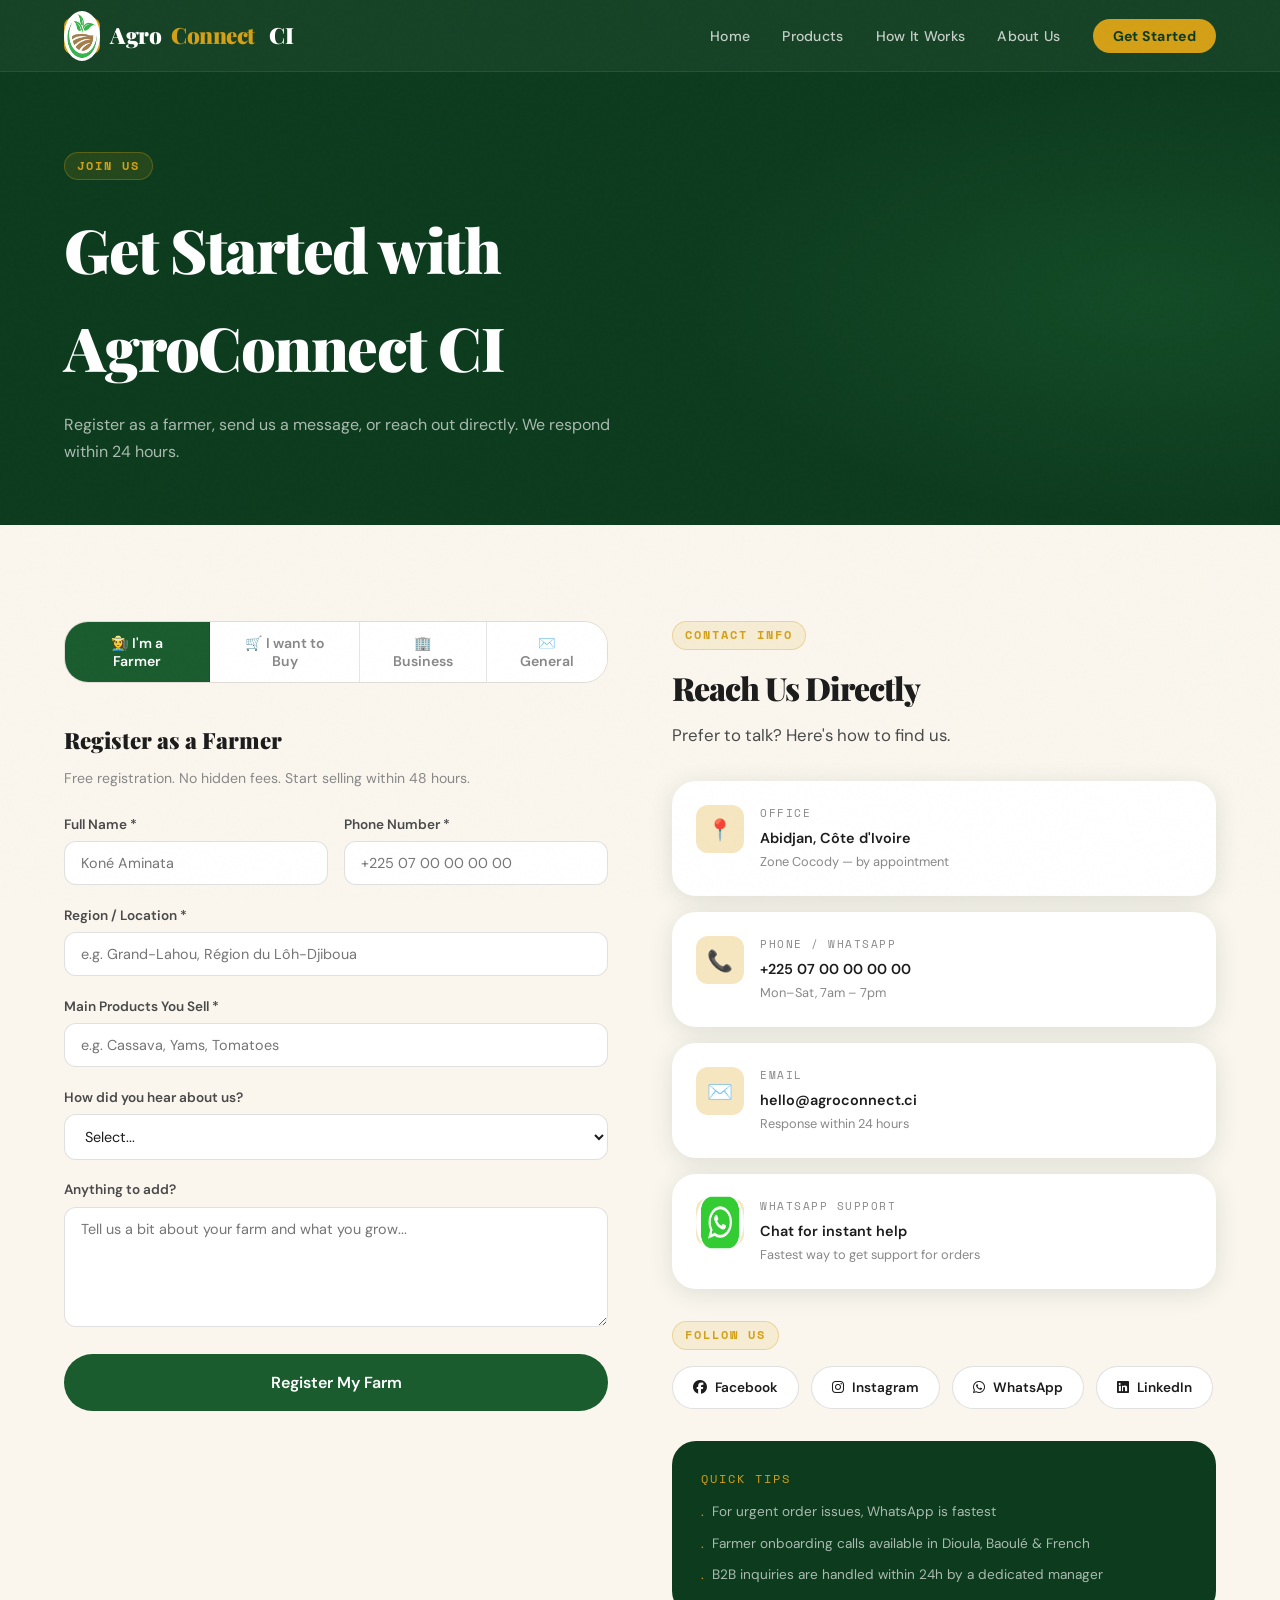
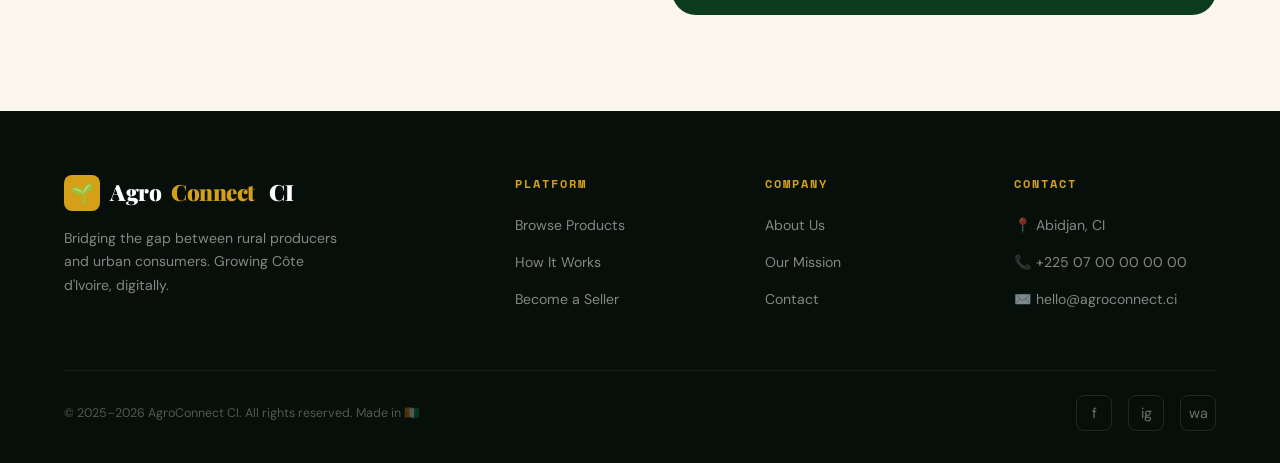
<file: contact.html>
<!DOCTYPE html>
<html lang="en">
<head>
  <meta charset="UTF-8"/>
  <meta name="viewport" content="width=device-width, initial-scale=1.0"/>
  <title>Get Started — AgroConnect CI</title>
  <meta name="description" content="Register as a farmer, start shopping, or contact the AgroConnect CI team in Abidjan."/>
  <link rel="stylesheet" href="css/style.css"/>
  <link rel="icon" href="data:image/svg+xml,<svg xmlns='http://www.w3.org/2000/svg' viewBox='0 0 100 100'><text y='.9em' font-size='90'>🌱</text></svg>"/>
  <link rel="stylesheet" href="https://cdnjs.cloudflare.com/ajax/libs/font-awesome/6.5.0/css/all.min.css"><link rel="stylesheet" href="">
  <style>
    .tab-bar {
      display: flex; gap: 0; margin-bottom: 2.5rem;
      border-radius: var(--radius-lg);
      overflow: hidden;
      border: 1.5px solid rgba(0,0,0,0.1);
      width: fit-content;
    }
    .tab-btn {
      padding: 12px 28px;
      background: var(--white);
      border: none;
      font-family: var(--ff-body);
      font-size: 0.88rem; font-weight: 600;
      cursor: pointer; color: var(--text-muted);
      transition: all 0.25s;
      border-right: 1.5px solid rgba(0,0,0,0.1);
    }
    .tab-btn:last-child { border-right: none; }
    .tab-btn.active { background: var(--green-mid); color: var(--white); }

    .tab-panel { display: none; }
    .tab-panel.active { display: block; }

    .form-grid-2 { display: grid; grid-template-columns: 1fr 1fr; gap: 1rem; }
    @media (max-width: 600px) { .form-grid-2 { grid-template-columns: 1fr; } }

    .contact-info-item {
      display: flex; align-items: flex-start; gap: 1rem;
      padding: 1.5rem;
      background: var(--white);
      border-radius: var(--radius-lg);
      box-shadow: var(--shadow);
      transition: transform 0.25s;
    }
    .contact-info-item:hover { transform: translateY(-3px); }
    .contact-info-icon {
      width: 48px; height: 48px;
      background: var(--gold-light);
      border-radius: 12px;
      display: flex; align-items: center; justify-content: center;
      font-size: 1.3rem; flex-shrink: 0;
    }
    .contact-info-label { font-family: var(--ff-mono); font-size: 0.68rem; letter-spacing: 1.5px; text-transform: uppercase; color: var(--text-muted); margin-bottom: 4px; }
    .contact-info-value { font-weight: 600; font-size: 0.9rem; color: var(--text-dark); }
    .contact-info-sub   { font-size: 0.8rem; color: var(--text-muted); margin-top: 2px; }

    .social-row { display: flex; gap: 0.75rem; flex-wrap: wrap; }
    .social-btn {
      display: flex; align-items: center; gap: 8px;
      padding: 10px 20px;
      border-radius: 100px;
      border: 1.5px solid rgba(0,0,0,0.12);
      font-size: 0.85rem; font-weight: 600;
      cursor: pointer; background: var(--white);
      transition: all 0.2s;
      color: var(--text-dark);
    }
    .social-btn:hover { border-color: var(--green-mid); color: var(--green-mid); transform: translateY(-2px); }
  </style>
</head>
<body>

<!-- NAV -->
<nav class="nav" id="nav">
  <a href="index.html" class="nav__logo">
    <div class="nav__logo-icon"><img src="img/business_logo.jfif" alt="AgroConnect CI" width="50px" height="50px" style="border-radius:50%"></div>
    Agro<span>Connect</span>&nbsp;CI
  </a>
  <ul class="nav__links">
    <li><a href="index.html">Home</a></li>
    <li><a href="products.html">Products</a></li>
    <li><a href="how-it-works.html">How It Works</a></li>
    <li><a href="about.html">About Us</a></li>
    <li><a href="contact.html" class="nav__cta">Get Started</a></li>
  </ul>
  <div class="nav__hamburger" id="hamburger"><span></span><span></span><span></span></div>
</nav>
<div class="nav__mobile" id="mobileMenu">
  <a href="index.html">Home</a>
  <a href="products.html">Products</a>
  <a href="how-it-works.html">How It Works</a>
  <a href="about.html">About Us</a>
  <a href="contact.html" class="nav__cta">Get Started</a>
</div>

<div class="page">

<!-- Page Hero -->
<div class="page-hero">
  <div class="page-hero__content">
    <div class="section__tag">Join Us</div>
    <h1 class="page-hero__title">Get Started with<br/>AgroConnect CI</h1>
    <p class="page-hero__desc">Register as a farmer, send us a message, or reach out directly. We respond within 24 hours.</p>
  </div>
</div>

<!-- ── Main Contact Section ───────────────────────────────────────────── -->
<section class="section">
  <div class="grid-2" style="gap:4rem;align-items:start;">

    <!-- FORMS -->
    <div class="reveal">
      <div class="tab-bar">
        <button class="tab-btn active" data-tab="farmer">👩‍🌾 I'm a Farmer</button>
        <button class="tab-btn" data-tab="buyer">🛒 I want to Buy</button>
        <button class="tab-btn" data-tab="business">🏢 Business</button>
        <button class="tab-btn" data-tab="general">✉️ General</button>
      </div>

      <!-- Farmer Registration -->
      <div class="tab-panel active" id="panel-farmer">
        <h3 style="font-family:var(--ff-display);font-size:1.4rem;font-weight:900;margin-bottom:0.5rem;">Register as a Farmer</h3>
        <p style="font-size:0.88rem;color:var(--text-muted);margin-bottom:1.5rem;">Free registration. No hidden fees. Start selling within 48 hours.</p>
        <div id="farmerForm">
          <div class="form-grid-2">
            <div class="form-group">
              <label>Full Name *</label>
              <input type="text" placeholder="Koné Aminata"/>
            </div>
            <div class="form-group">
              <label>Phone Number *</label>
              <input type="tel" placeholder="+225 07 00 00 00 00"/>
            </div>
          </div>
          <div class="form-group">
            <label>Region / Location *</label>
            <input type="text" placeholder="e.g. Grand-Lahou, Région du Lôh-Djiboua"/>
          </div>
          <div class="form-group">
            <label>Main Products You Sell *</label>
            <input type="text" placeholder="e.g. Cassava, Yams, Tomatoes"/>
          </div>
          <div class="form-group">
            <label>How did you hear about us?</label>
            <select>
              <option value="">Select...</option>
              <option>WhatsApp / Social Media</option>
              <option>Friend or Family</option>
              <option>Market / Event</option>
              <option>Radio</option>
              <option>Other</option>
            </select>
          </div>
          <div class="form-group">
            <label>Anything to add?</label>
            <textarea placeholder="Tell us a bit about your farm and what you grow..."></textarea>
          </div>
          <button class="btn btn--green btn--lg" style="width:100%;justify-content:center;" onclick="submitForm('farmerSuccess')">
            Register My Farm 
          </button>
        </div>
        <div class="form-success" id="farmerSuccess">
          <div style="font-size:3rem;margin-bottom:0.5rem;">🌱</div>
          <h3>Registration Received!</h3>
          <p>Thank you! Our team will contact you within 48 hours to complete your seller profile. Welcome to AgroConnect CI.</p>
        </div>
      </div>

      <!-- Buyer Registration -->
      <div class="tab-panel" id="panel-buyer">
        <h3 style="font-family:var(--ff-display);font-size:1.4rem;font-weight:900;margin-bottom:0.5rem;">Start Buying Fresh</h3>
        <p style="font-size:0.88rem;color:var(--text-muted);margin-bottom:1.5rem;">Join thousands of Abidjan households buying directly from farmers.</p>
        <div id="buyerForm">
          <div class="form-grid-2">
            <div class="form-group">
              <label>Full Name *</label>
              <input type="text" placeholder="Traoré Fatoumata"/>
            </div>
            <div class="form-group">
              <label>Phone Number *</label>
              <input type="tel" placeholder="+225 07 00 00 00 00"/>
            </div>
          </div>
          <div class="form-group">
            <label>Commune / District in Abidjan *</label>
            <select>
              <option value="">Select your area...</option>
              <option>Cocody</option>
              <option>Yopougon</option>
              <option>Marcory</option>
              <option>Treichville</option>
              <option>Adjamé</option>
              <option>Plateau</option>
              <option>Abobo</option>
              <option>Koumassi</option>
              <option>Port-Bouët</option>
              <option>Attécoubé</option>
              <option>Other</option>
            </select>
          </div>
          <div class="form-group">
            <label>Preferred Payment Method</label>
            <select>
              <option>MTN Mobile Money</option>
              <option>Orange Money</option>
              <option>Wave CI</option>
              <option>Cash on Delivery</option>
            </select>
          </div>
          <div class="form-group">
            <label>What do you usually buy? (Optional)</label>
            <input type="text" placeholder="e.g. Vegetables, Plantain, Attiéké"/>
          </div>
          <button class="btn btn--primary btn--lg" style="width:100%;justify-content:center;" onclick="submitForm('buyerSuccess')">
            Create My Account 
          </button>
        </div>
        <div class="form-success" id="buyerSuccess">
          <div style="font-size:3rem;margin-bottom:0.5rem;">🛒</div>
          <h3>Welcome to AgroConnect CI!</h3>
          <p>Your account is being set up. You'll receive a WhatsApp message from us shortly with how to place your first order.</p>
        </div>
      </div>

      <!-- Business Registration -->
      <div class="tab-panel" id="panel-business">
        <h3 style="font-family:var(--ff-display);font-size:1.4rem;font-weight:900;margin-bottom:0.5rem;">B2B Partnership</h3>
        <p style="font-size:0.88rem;color:var(--text-muted);margin-bottom:1.5rem;">For restaurants, hotels, canteens, and retailers — get daily fresh supply with bulk pricing.</p>
        <div id="businessForm">
          <div class="form-grid-2">
            <div class="form-group">
              <label>Business Name *</label>
              <input type="text" placeholder="Restaurant Le Cocotier"/>
            </div>
            <div class="form-group">
              <label>Contact Person *</label>
              <input type="text" placeholder="Bamba Sékou"/>
            </div>
          </div>
          <div class="form-grid-2">
            <div class="form-group">
              <label>Phone *</label>
              <input type="tel" placeholder="+225 07 00 00 00 00"/>
            </div>
            <div class="form-group">
              <label>Email</label>
              <input type="email" placeholder="contact@restaurant.ci"/>
            </div>
          </div>
          <div class="form-group">
            <label>Type of Business *</label>
            <select>
              <option value="">Select...</option>
              <option>Restaurant / Maquis</option>
              <option>Hotel</option>
              <option>Supermarket / Boutique</option>
              <option>School Canteen</option>
              <option>Company Cafeteria</option>
              <option>Other</option>
            </select>
          </div>
          <div class="form-group">
            <label>Estimated Monthly Volume</label>
            <select>
              <option>Less than 50 kg</option>
              <option>50 – 200 kg</option>
              <option>200 – 500 kg</option>
              <option>500 kg+</option>
            </select>
          </div>
          <div class="form-group">
            <label>Products Needed</label>
            <textarea placeholder="List the products and quantities you typically need per week..."></textarea>
          </div>
          <button class="btn btn--green btn--lg" style="width:100%;justify-content:center;" onclick="submitForm('businessSuccess')">
            Request B2B Partnership 
          </button>
        </div>
        <div class="form-success" id="businessSuccess">
          <div style="font-size:3rem;margin-bottom:0.5rem;">🤝</div>
          <h3>Partnership Request Sent!</h3>
          <p>Our B2B team will contact you within 24 hours to discuss pricing, delivery schedules, and setup your business account.</p>
        </div>
      </div>

      <!-- General Contact -->
      <div class="tab-panel" id="panel-general">
        <h3 style="font-family:var(--ff-display);font-size:1.4rem;font-weight:900;margin-bottom:0.5rem;">Send Us a Message</h3>
        <p style="font-size:0.88rem;color:var(--text-muted);margin-bottom:1.5rem;">Questions, feedback, or media inquiries. We'll get back to you within 24 hours.</p>
        <div id="generalForm">
          <div class="form-grid-2">
            <div class="form-group">
              <label>Your Name *</label>
              <input type="text" placeholder="Your full name"/>
            </div>
            <div class="form-group">
              <label>Phone / Email *</label>
              <input type="text" placeholder="+225 or email@example.com"/>
            </div>
          </div>
          <div class="form-group">
            <label>Subject</label>
            <select>
              <option>General Question</option>
              <option>Technical Issue</option>
              <option>Partnership Inquiry</option>
              <option>Press / Media</option>
              <option>Complaint</option>
              <option>Feedback / Suggestion</option>
            </select>
          </div>
          <div class="form-group">
            <label>Message *</label>
            <textarea placeholder="How can we help you?"></textarea>
          </div>
          <button class="btn btn--green btn--lg" style="width:100%;justify-content:center;" onclick="submitForm('generalSuccess')">
            Send Message 
          </button>
        </div>
        <div class="form-success" id="generalSuccess">
          <div style="font-size:3rem;margin-bottom:0.5rem;">✉️</div>
          <h3>Message Sent!</h3>
          <p>Thanks for reaching out! We'll reply to your message within 24 hours. You can also reach us on WhatsApp for faster support.</p>
        </div>
      </div>

    </div>

    <!-- CONTACT INFO -->
    <div>
      <div class="reveal">
        <div class="section__tag">Contact Info</div>
        <h2 class="section__title" style="font-size:2rem;">Reach Us Directly</h2>
        <p class="section__subtitle" style="margin-bottom:2rem;">Prefer to talk? Here's how to find us.</p>
      </div>
      <div style="display:flex;flex-direction:column;gap:1rem;margin-bottom:2rem;">
        <div class="contact-info-item reveal reveal-delay-1">
          <div class="contact-info-icon">📍</div>
          <div>
            <div class="contact-info-label">Office</div>
            <div class="contact-info-value">Abidjan, Côte d'Ivoire</div>
            <div class="contact-info-sub">Zone Cocody — by appointment</div>
          </div>
        </div>
        <div class="contact-info-item reveal reveal-delay-2">
          <div class="contact-info-icon">📞</div>
          <div>
            <div class="contact-info-label">Phone / WhatsApp</div>
            <div class="contact-info-value">+225 07 00 00 00 00</div>
            <div class="contact-info-sub">Mon–Sat, 7am – 7pm</div>
          </div>
        </div>
        <div class="contact-info-item reveal reveal-delay-3">
          <div class="contact-info-icon">✉️</div>
          <div>
            <div class="contact-info-label">Email</div>
            <div class="contact-info-value">hello@agroconnect.ci</div>
            <div class="contact-info-sub">Response within 24 hours</div>
          </div>
        </div>
        <div class="contact-info-item reveal">
          <div class="contact-info-icon"><img src="img/whatsapp_logo.jfif" alt="WhatsApp" style="width: 65px; height: 65px; border-radius: 50%;"></div>
          <div>
            <div class="contact-info-label">WhatsApp Support</div>
            <div class="contact-info-value">Chat for instant help</div>
            <div class="contact-info-sub">Fastest way to get support for orders</div>
          </div>
        </div>
      </div>

      <div class="reveal">
        <div class="section__tag" style="margin-bottom:1rem;">Follow Us</div>
        <div class="social-row">
          <a class="social-btn" href="#"><i class="fa-brands fa-facebook fb-icon" style=".fb-icon {font-size: 24px;color: #1877f2;cursor: pointer;transition: 0.3s;}.fb-icon:hover {color: #0d5bd3;transform: scale(1.2);}"></i>Facebook</a>
          <a class="social-btn" href="#"><i class="fa-brands fa-instagram"></i>Instagram</a>
          <a class="social-btn" href="#"><i class="fa-brands fa-whatsapp"></i>WhatsApp</a>
          <a class="social-btn" href="#"><i class="fa-brands fa-linkedin"></i>LinkedIn</a>
        </div>
      </div>

      <div class="reveal" style="margin-top:2rem;background:var(--green-dark);border-radius:var(--radius-lg);padding:1.8rem;">
        <div style="color:var(--gold);font-family:var(--ff-mono);font-size:0.72rem;letter-spacing:2px;text-transform:uppercase;margin-bottom:0.8rem;">Quick Tips</div>
        <ul style="display:flex;flex-direction:column;gap:0.6rem;">
          <li style="font-size:0.85rem;color:rgba(255,255,255,0.65);display:flex;gap:8px;align-items:flex-start;">
            <span style="color:var(--gold);">.</span> For urgent order issues, WhatsApp is fastest
          </li>
          <li style="font-size:0.85rem;color:rgba(255,255,255,0.65);display:flex;gap:8px;align-items:flex-start;">
            <span style="color:var(--gold);">.</span> Farmer onboarding calls available in Dioula, Baoulé &amp; French
          </li>
          <li style="font-size:0.85rem;color:rgba(255,255,255,0.65);display:flex;gap:8px;align-items:flex-start;">
            <span style="color:var(--gold);">.</span> B2B inquiries are handled within 24h by a dedicated manager
          </li>
        </ul>
      </div>
    </div>

  </div>
</section>

</div><!-- /page -->

<footer class="footer">
  <div class="footer__grid">
    <div class="footer__brand">
      <div class="nav__logo" style="margin-bottom:1rem;">
        <div class="nav__logo-icon">🌱</div>
        Agro<span>Connect</span>&nbsp;CI
      </div>
      <p>Bridging the gap between rural producers and urban consumers. Growing Côte d'Ivoire, digitally.</p>
    </div>
    <div class="footer__col"><h4>Platform</h4><ul><li><a href="products.html">Browse Products</a></li><li><a href="how-it-works.html">How It Works</a></li><li><a href="contact.html">Become a Seller</a></li></ul></div>
    <div class="footer__col"><h4>Company</h4><ul><li><a href="about.html">About Us</a></li><li><a href="about.html#mission">Our Mission</a></li><li><a href="contact.html">Contact</a></li></ul></div>
    <div class="footer__col"><h4>Contact</h4><ul><li><a href="#">📍 Abidjan, CI</a></li><li><a href="tel:+2250700000000">📞 +225 07 00 00 00 00</a></li><li><a href="mailto:hello@agroconnect.ci">✉️ hello@agroconnect.ci</a></li></ul></div>
  </div>
  <div class="footer__bottom">
    <p>© 2025–2026 AgroConnect CI. All rights reserved. Made in 🇨🇮</p>
    <div class="footer__socials"><a href="#">f</a><a href="#">ig</a><a href="#">wa</a></div>
  </div>
</footer>

<script src="js/main.js"></script>
<script>
  // Tab switching
  document.querySelectorAll('.tab-btn').forEach(btn => {
    btn.addEventListener('click', () => {
      document.querySelectorAll('.tab-btn').forEach(b => b.classList.remove('active'));
      document.querySelectorAll('.tab-panel').forEach(p => p.classList.remove('active'));
      btn.classList.add('active');
      document.getElementById('panel-' + btn.dataset.tab).classList.add('active');
    });
  });

  // Form submission (simulated)
  function submitForm(successId) {
    const panel  = document.getElementById(successId).closest('.tab-panel');
    const formEl = panel.querySelector('[id$="Form"]');
    const sucEl  = document.getElementById(successId);

    // Basic validation — check required inputs
    let valid = true;
    panel.querySelectorAll('input[placeholder], textarea').forEach(inp => {
      if (!inp.value.trim() && inp.closest('.form-group') && inp.type !== 'email') {
        // non-blocking — just show success for demo
      }
    });

    formEl.style.display = 'none';
    sucEl.style.display  = 'block';
  }
</script>
</body>
</html>
</file>
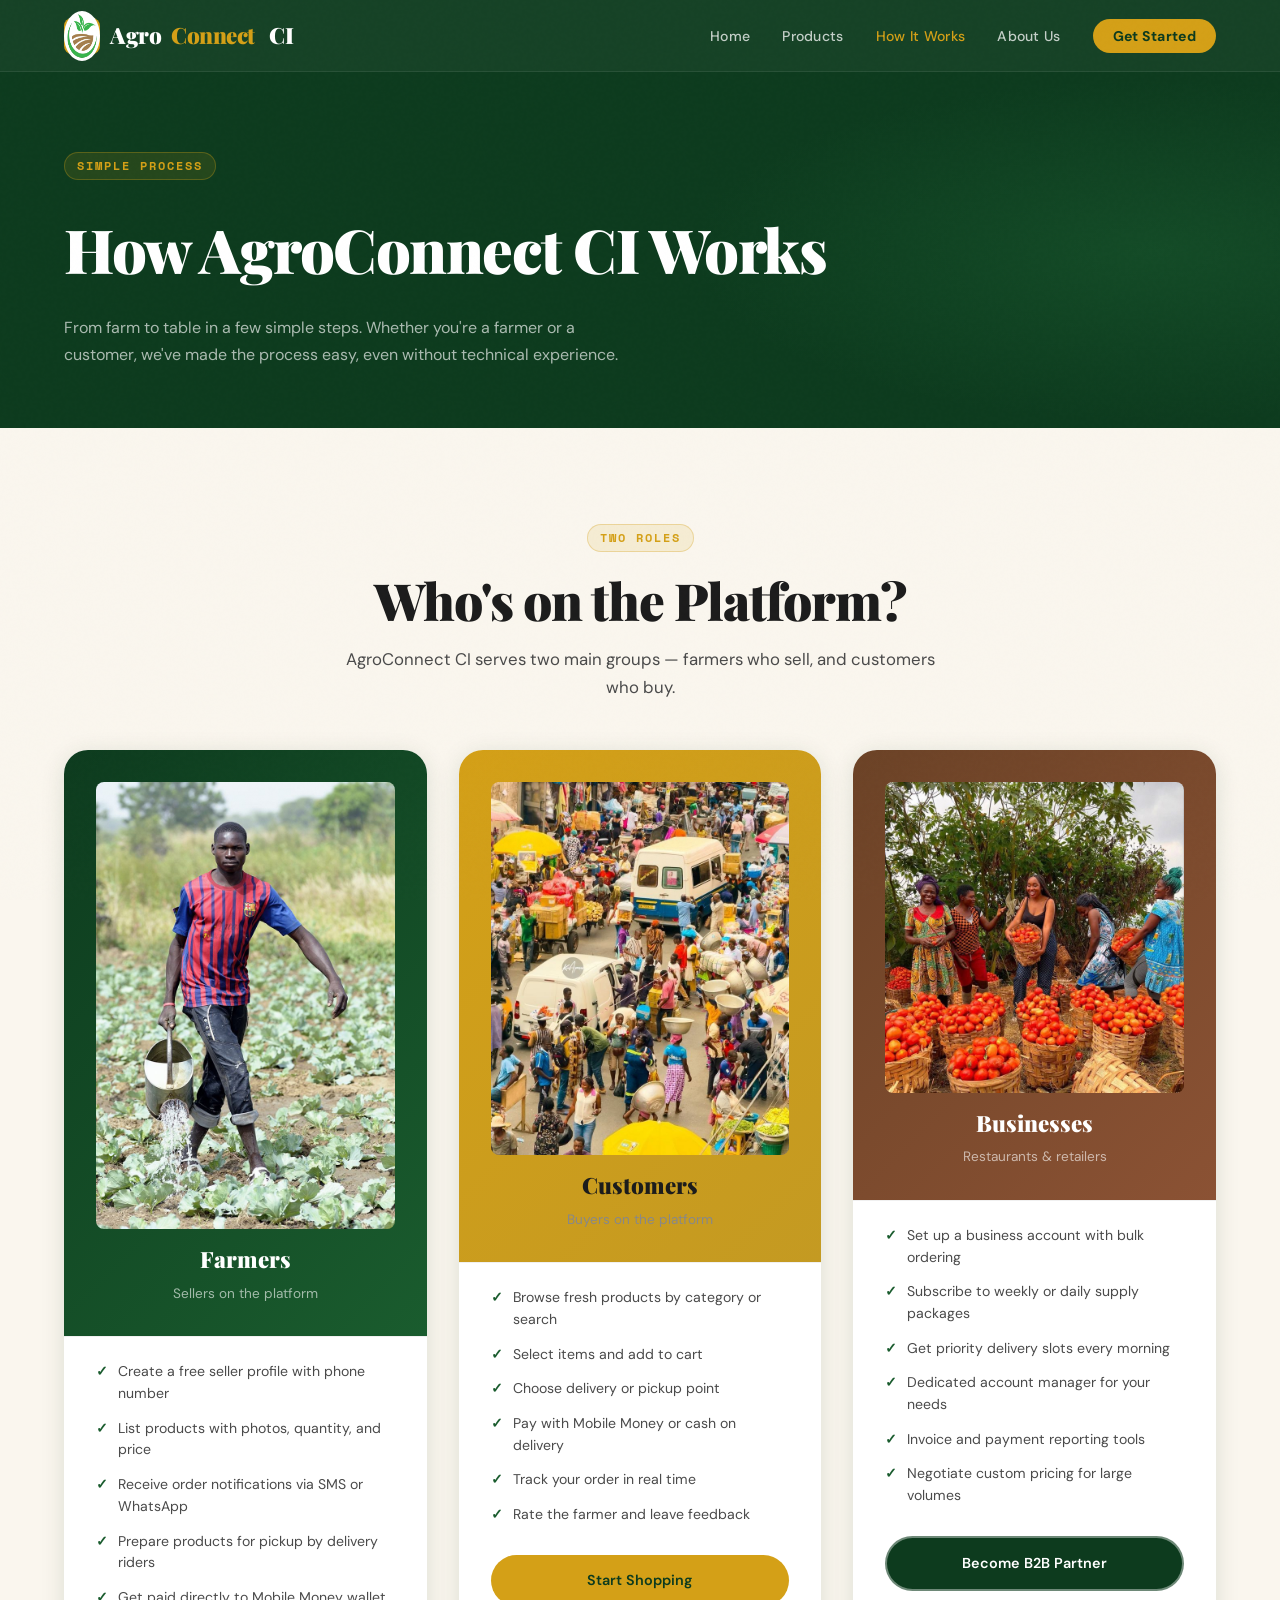
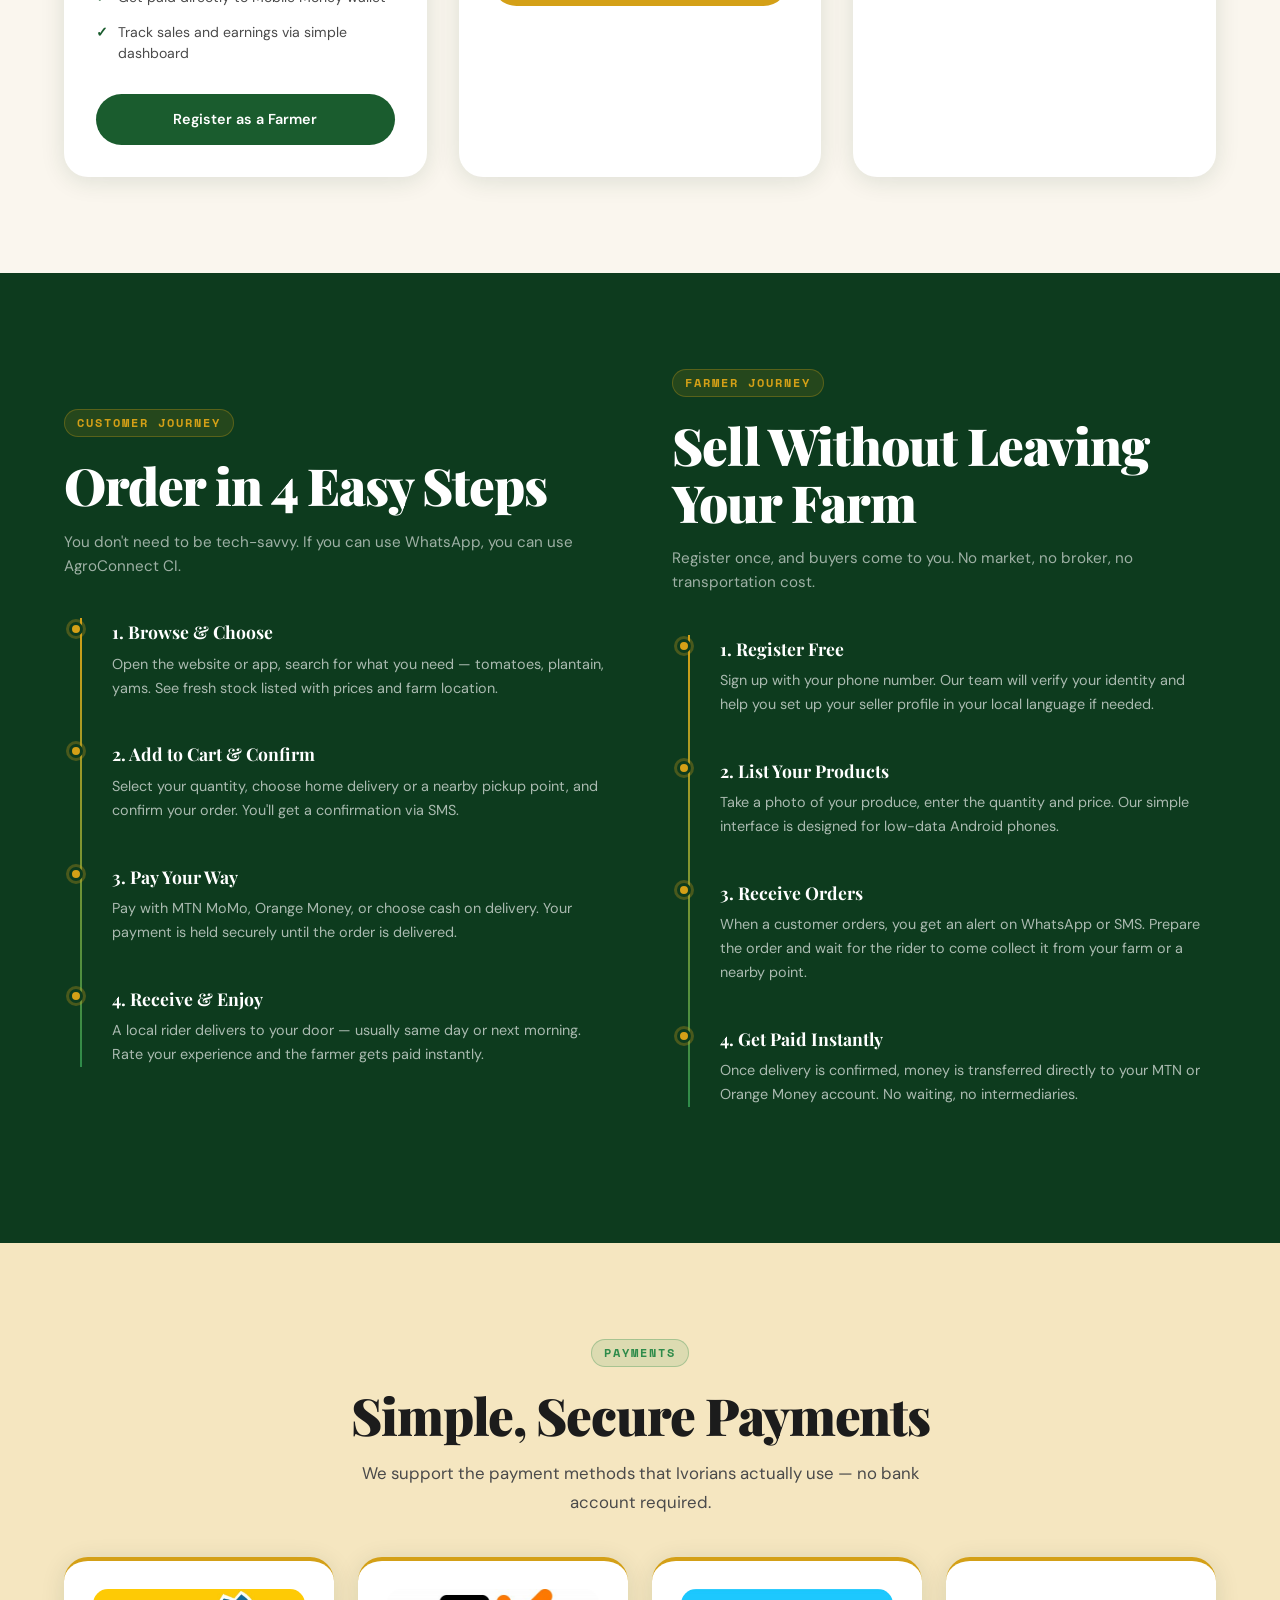
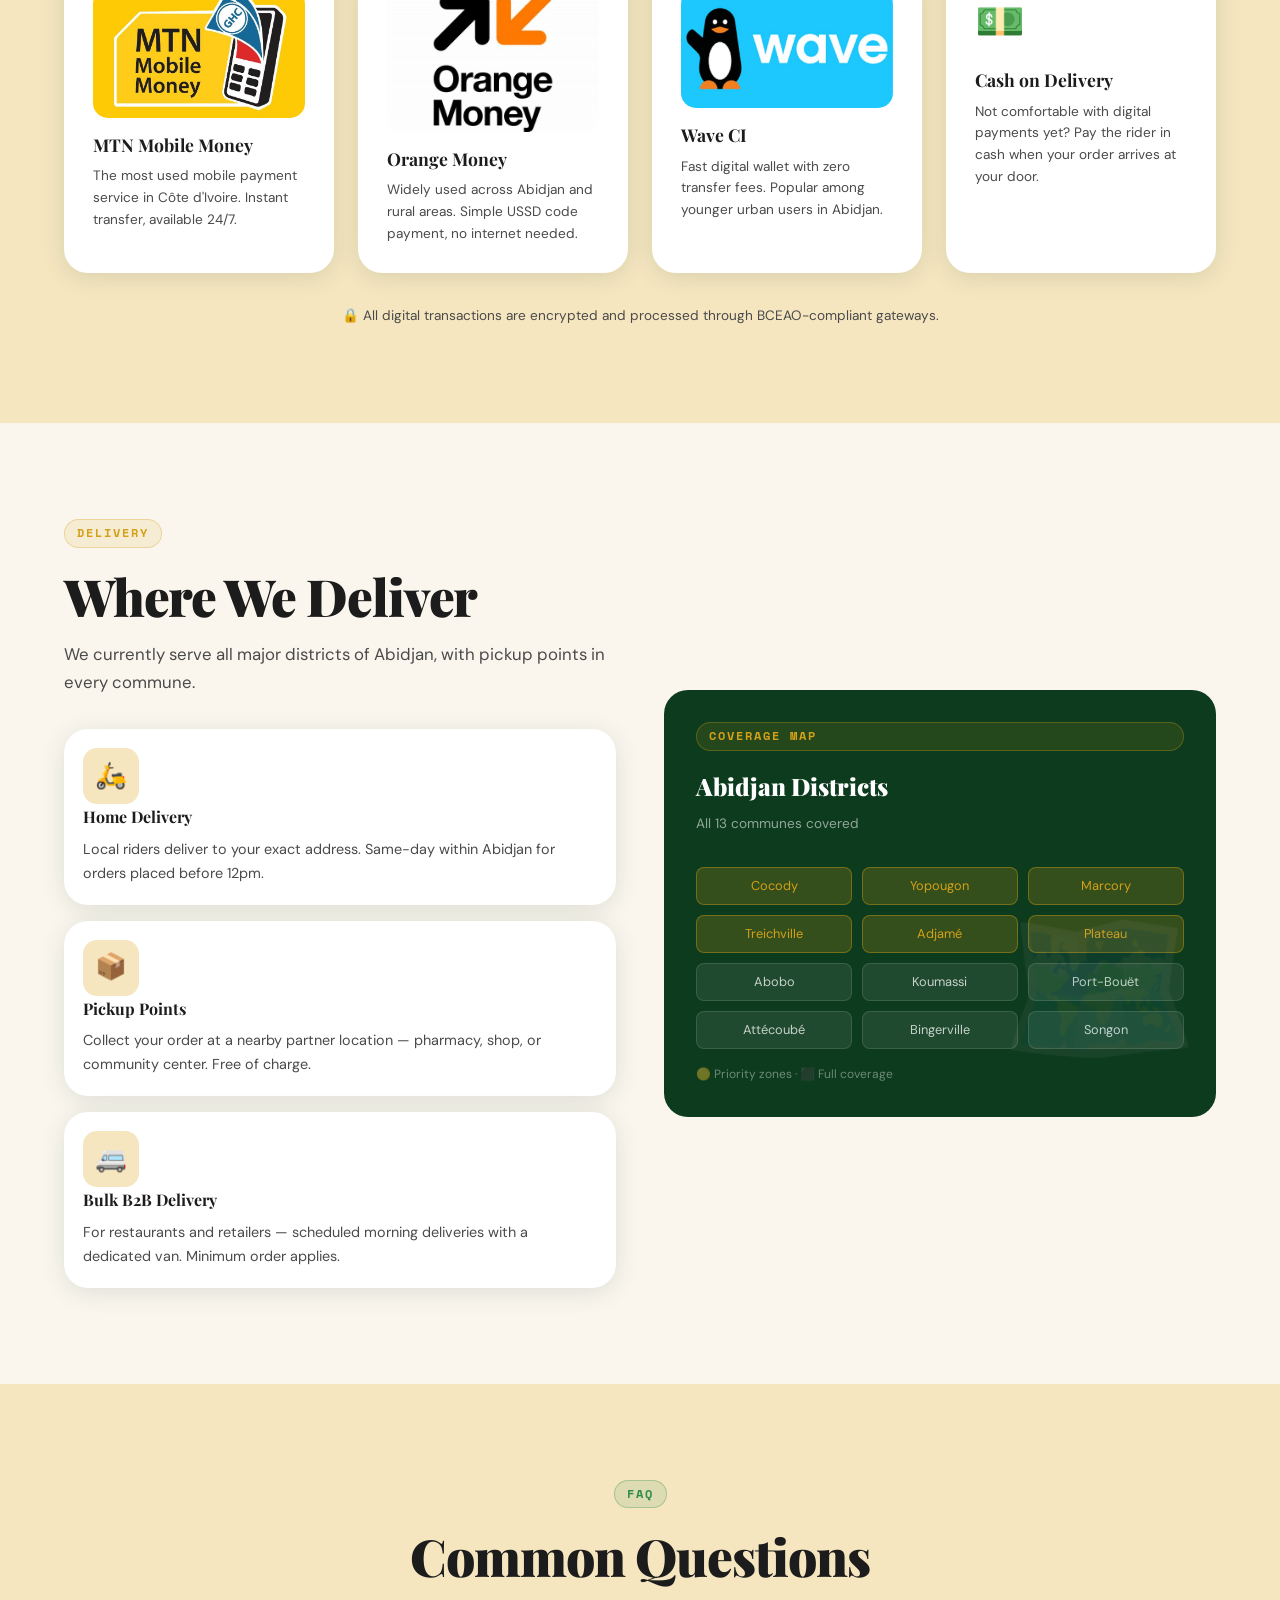
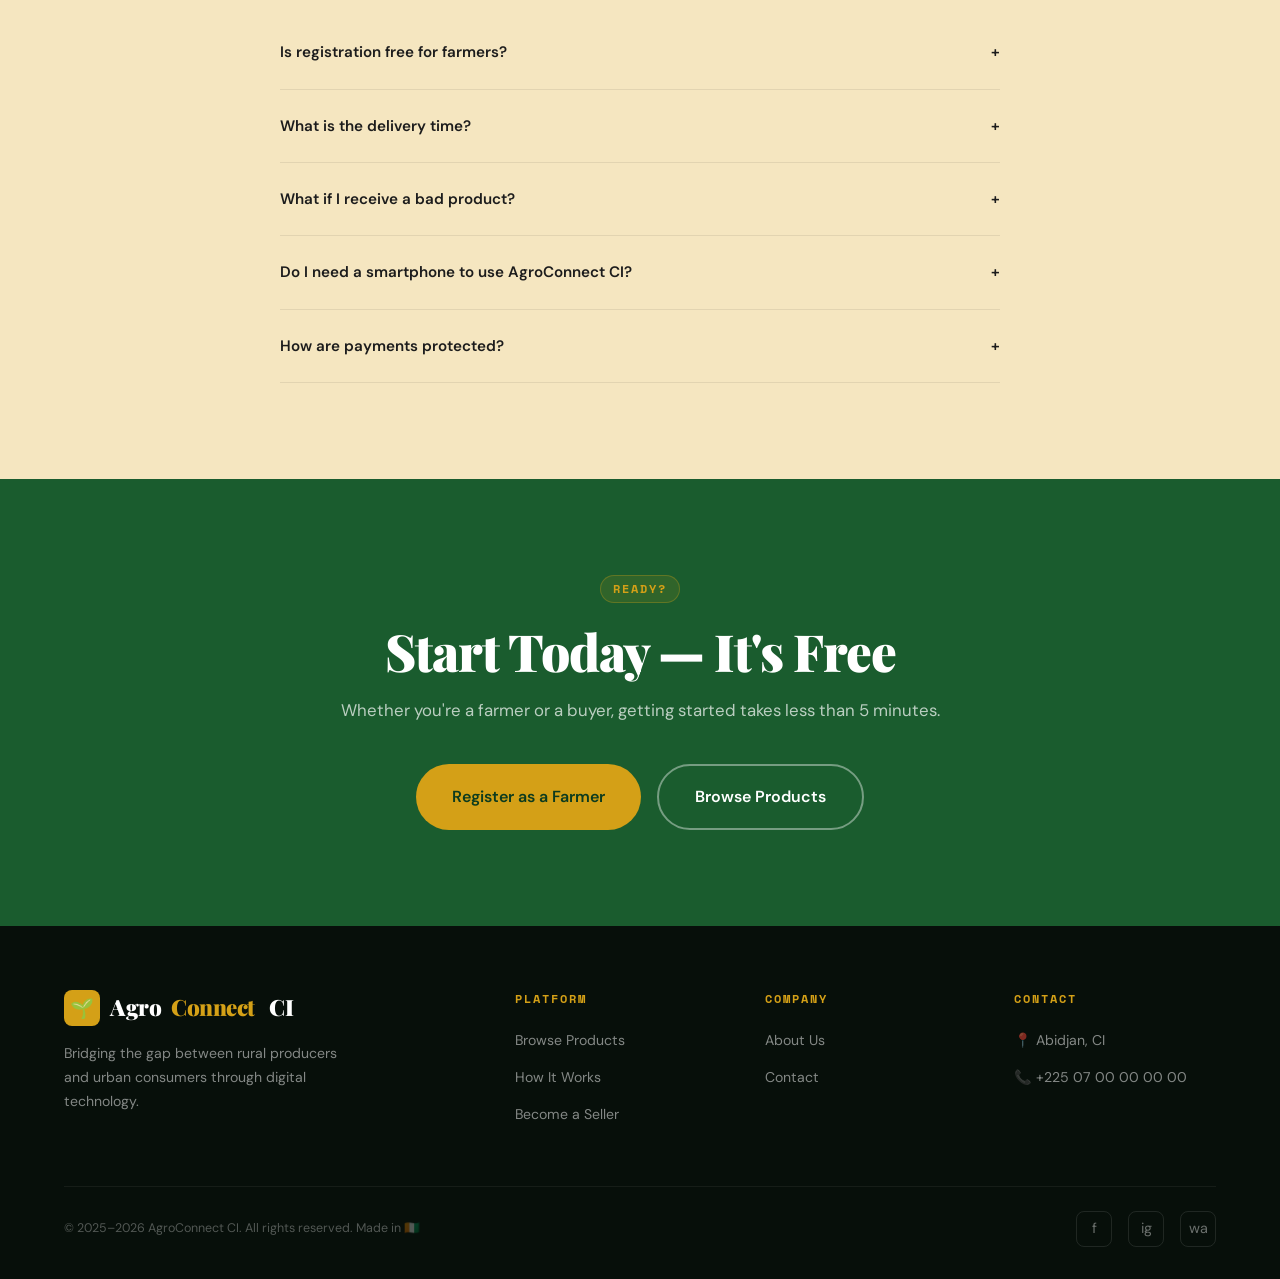
<file: how-it-works.html>
<!DOCTYPE html>
<html lang="en">
<head>
  <meta charset="UTF-8"/>
  <meta name="viewport" content="width=device-width, initial-scale=1.0"/>
  <title>How It Works — AgroConnect CI</title>
  <meta name="description" content="Learn how AgroConnect CI connects farmers and buyers — from listing products to doorstep delivery in Abidjan."/>
  <link rel="stylesheet" href="css/style.css"/>
  <link rel="icon" href="data:image/svg+xml,<svg xmlns='http://www.w3.org/2000/svg' viewBox='0 0 100 100'><text y='.9em' font-size='90'>🌱</text></svg>"/>
  <style>
    .timeline {
      position: relative;
      padding-left: 3rem;
    }
    .timeline::before {
      content: '';
      position: absolute;
      left: 16px; top: 0; bottom: 0;
      width: 2px;
      background: linear-gradient(to bottom, var(--gold), var(--green-bright));
    }
    .timeline-item {
      position: relative;
      margin-bottom: 2.5rem;
    }
    .timeline-item::before {
      content: '';
      position: absolute;
      left: -2.7rem; top: 4px;
      width: 14px; height: 14px;
      border-radius: 50%;
      background: var(--gold);
      border: 3px solid var(--green-dark);
      box-shadow: 0 0 0 3px rgba(212,160,23,0.3);
    }
    .timeline-item h3 {
      font-family: var(--ff-display);
      font-size: 1.1rem; font-weight: 700;
      color: var(--white); margin-bottom: 0.4rem;
    }
    .timeline-item p { font-size: 0.9rem; color: rgba(255,255,255,0.65); line-height: 1.65; }

    .role-card {
      background: var(--white);
      border-radius: var(--radius-lg);
      overflow: hidden;
      box-shadow: var(--shadow);
    }
    .role-card__header {
      padding: 2rem;
      text-align: center;
    }
    .role-card__img { font-size: 3.5rem; margin-bottom: 0.8rem; }
    .role-card__title { font-family: var(--ff-display); font-size: 1.4rem; font-weight: 900; margin-bottom: 0.3rem; }
    .role-card__subtitle { font-size: 0.85rem; color: var(--text-muted); }
    .role-card__body { padding: 1.5rem 2rem 2rem; border-top: 1px solid rgba(0,0,0,0.06); }
    .role-card__body li {
      display: flex; align-items: flex-start; gap: 10px;
      margin-bottom: 0.8rem;
      font-size: 0.88rem; color: var(--text-mid); line-height: 1.55;
    }
    .role-card__body li::before { content: '✓'; color: var(--green-mid); font-weight: 700; flex-shrink: 0; }

    .payment-card {
      background: var(--white);
      border-radius: var(--radius-lg);
      padding: 1.8rem;
      box-shadow: var(--shadow);
      border-top: 4px solid var(--gold);
      transition: transform 0.25s;
    }
    .payment-card:hover { transform: translateY(-4px); }
    .payment-card__logo { font-size: 2.5rem; margin-bottom: 0.8rem; border-radius: 15px; overflow: hidden}
    .payment-card__name { font-family: var(--ff-display); font-size: 1.1rem; font-weight: 700; margin-bottom: 0.4rem; }
    .payment-card__desc { font-size: 0.85rem; color: var(--text-mid); line-height: 1.6; }

    .delivery-map {
      background: var(--green-dark);
      border-radius: var(--radius-lg);
      padding: 2rem;
      position: relative;
      overflow: hidden;
      min-height: 280px;
      display: flex; flex-direction: column; justify-content: center;
    }
    .delivery-map::before {
      content: '🗺️';
      position: absolute; right: 1rem; bottom: 0;
      font-size: 10rem; opacity: 0.07;
    }
    .district-grid {
      display: grid; grid-template-columns: repeat(3,1fr); gap: 0.6rem;
      margin-top: 1rem;
    }
    .district {
      background: rgba(255,255,255,0.08);
      border: 1px solid rgba(255,255,255,0.12);
      border-radius: 8px; padding: 8px 12px;
      font-size: 0.8rem; color: rgba(255,255,255,0.75);
      text-align: center;
    }
    .district.highlight {
      background: rgba(212,160,23,0.2);
      border-color: rgba(212,160,23,0.4);
      color: var(--gold);
    }
  </style>
</head>
<body>

<!-- NAV -->
<nav class="nav" id="nav">
  <a href="index.html" class="nav__logo">
    <div class="nav__logo-icon"><img src="img/business_logo.jfif" alt="AgroConnect CI" width="50px" height="50px" style="border-radius:50%"></div>
    Agro<span>Connect</span>&nbsp;CI
  </a>
  <ul class="nav__links">
    <li><a href="index.html">Home</a></li>
    <li><a href="products.html">Products</a></li>
    <li><a href="how-it-works.html">How It Works</a></li>
    <li><a href="about.html">About Us</a></li>
    <li><a href="contact.html" class="nav__cta">Get Started</a></li>
  </ul>
  <div class="nav__hamburger" id="hamburger"><span></span><span></span><span></span></div>
</nav>
<div class="nav__mobile" id="mobileMenu">
  <a href="index.html">Home</a>
  <a href="products.html">Products</a>
  <a href="how-it-works.html">How It Works</a>
  <a href="about.html">About Us</a>
  <a href="contact.html" class="nav__cta">Get Started</a>
</div>

<div class="page">

<!-- Page Hero -->
<div class="page-hero">
  <div class="page-hero__content">
    <div class="section__tag">Simple Process</div>
    <h1 class="page-hero__title">How AgroConnect CI Works</h1>
    <p class="page-hero__desc">From farm to table in a few simple steps. Whether you're a farmer or a customer, we've made the process easy, even without technical experience.</p>
  </div>
</div>

<!-- ── Two Flows ──────────────────────────────────────────────────────── -->
<section class="section">
  <div class="text-center mb-4 reveal">
    <div class="section__tag">Two Roles</div>
    <h2 class="section__title">Who's on the Platform?</h2>
    <p class="section__subtitle" style="margin:0 auto;">AgroConnect CI serves two main groups — farmers who sell, and customers who buy.</p>
  </div>
  <div class="grid-3" style="margin-top:3rem;">

    <div class="role-card reveal reveal-delay-1">
      <div class="role-card__header" style="background:linear-gradient(135deg,var(--green-dark),var(--green-mid));">
        <div class="role-card__img"><img src="img/African farmer.jfif" alt="African Farmer" style="border-radius: 8px;"></div>
        <div class="role-card__title" style="color:var(--white);">Farmers</div>
        <div class="role-card__subtitle" style="color:rgba(255,255,255,0.6);">Sellers on the platform</div>
      </div>
      <div class="role-card__body">
        <ul>
          <li>Create a free seller profile with phone number</li>
          <li>List products with photos, quantity, and price</li>
          <li>Receive order notifications via SMS or WhatsApp</li>
          <li>Prepare products for pickup by delivery riders</li>
          <li>Get paid directly to Mobile Money wallet</li>
          <li>Track sales and earnings via simple dashboard</li>
        </ul>
        <a href="contact.html" class="btn btn--green" style="width:100%;justify-content:center;margin-top:1rem;">Register as a Farmer </a>
      </div>
    </div>

    <div class="role-card reveal reveal-delay-2">
      <div class="role-card__header" style="background:linear-gradient(135deg,var(--gold),#c49a22);">
        <div class="role-card__img"><img src="img/customer.jfif" alt="Customer" style="border-radius: 8px;"></div>
        <div class="role-card__title">Customers</div>
        <div class="role-card__subtitle">Buyers on the platform</div>
      </div>
      <div class="role-card__body">
        <ul>
          <li>Browse fresh products by category or search</li>
          <li>Select items and add to cart</li>
          <li>Choose delivery or pickup point</li>
          <li>Pay with Mobile Money or cash on delivery</li>
          <li>Track your order in real time</li>
          <li>Rate the farmer and leave feedback</li>
        </ul>
        <a href="products.html" class="btn btn--primary" style="width:100%;justify-content:center;margin-top:1rem;">Start Shopping </a>
      </div>
    </div>

    <div class="role-card reveal reveal-delay-3">
      <div class="role-card__header" style="background:linear-gradient(135deg,var(--soil),#8b5234);">
        <div class="role-card__img"><img src="img/business.jfif" alt="Business" style="border-radius: 8px;"></div>
        <div class="role-card__title" style="color:var(--white);">Businesses</div>
        <div class="role-card__subtitle" style="color:rgba(255,255,255,0.6);">Restaurants &amp; retailers</div>
      </div>
      <div class="role-card__body">
        <ul>
          <li>Set up a business account with bulk ordering</li>
          <li>Subscribe to weekly or daily supply packages</li>
          <li>Get priority delivery slots every morning</li>
          <li>Dedicated account manager for your needs</li>
          <li>Invoice and payment reporting tools</li>
          <li>Negotiate custom pricing for large volumes</li>
        </ul>
        <a href="contact.html" class="btn btn--outline" style="width:100%;justify-content:center;margin-top:1rem;background:var(--green-dark);color:white;">Become B2B Partner </a>
      </div>
    </div>

  </div>
</section>

<!-- ── Customer Journey ───────────────────────────────────────────────── -->
<section class="section section--dark">
  <div class="grid-2" style="gap:4rem;">
    <div class="reveal">
      <div class="section__tag">Customer Journey</div>
      <h2 class="section__title">Order in 4 Easy Steps</h2>
      <p style="color:rgba(255,255,255,0.6);font-size:0.95rem;margin-bottom:2.5rem;">You don't need to be tech-savvy. If you can use WhatsApp, you can use AgroConnect CI.</p>
      <div class="timeline">
        <div class="timeline-item reveal reveal-delay-1">
          <h3>1. Browse &amp; Choose</h3>
          <p>Open the website or app, search for what you need — tomatoes, plantain, yams. See fresh stock listed with prices and farm location.</p>
        </div>
        <div class="timeline-item reveal reveal-delay-2">
          <h3>2. Add to Cart &amp; Confirm</h3>
          <p>Select your quantity, choose home delivery or a nearby pickup point, and confirm your order. You'll get a confirmation via SMS.</p>
        </div>
        <div class="timeline-item reveal reveal-delay-3">
          <h3>3. Pay Your Way</h3>
          <p>Pay with MTN MoMo, Orange Money, or choose cash on delivery. Your payment is held securely until the order is delivered.</p>
        </div>
        <div class="timeline-item reveal">
          <h3>4. Receive &amp; Enjoy</h3>
          <p>A local rider delivers to your door — usually same day or next morning. Rate your experience and the farmer gets paid instantly.</p>
        </div>
      </div>
    </div>
    <div class="reveal">
      <div class="section__tag">Farmer Journey</div>
      <h2 class="section__title">Sell Without Leaving Your Farm</h2>
      <p style="color:rgba(255,255,255,0.6);font-size:0.95rem;margin-bottom:2.5rem;">Register once, and buyers come to you. No market, no broker, no transportation cost.</p>
      <div class="timeline">
        <div class="timeline-item reveal reveal-delay-1">
          <h3>1. Register Free</h3>
          <p>Sign up with your phone number. Our team will verify your identity and help you set up your seller profile in your local language if needed.</p>
        </div>
        <div class="timeline-item reveal reveal-delay-2">
          <h3>2. List Your Products</h3>
          <p>Take a photo of your produce, enter the quantity and price. Our simple interface is designed for low-data Android phones.</p>
        </div>
        <div class="timeline-item reveal reveal-delay-3">
          <h3>3. Receive Orders</h3>
          <p>When a customer orders, you get an alert on WhatsApp or SMS. Prepare the order and wait for the rider to come collect it from your farm or a nearby point.</p>
        </div>
        <div class="timeline-item reveal">
          <h3>4. Get Paid Instantly</h3>
          <p>Once delivery is confirmed, money is transferred directly to your MTN or Orange Money account. No waiting, no intermediaries.</p>
        </div>
      </div>
    </div>
  </div>
</section>

<!-- ── Payment ─────────────────────────────────────────────────────────── -->
<section class="section section--gold">
  <div class="text-center mb-4 reveal">
    <div class="section__tag section__tag--dark">Payments</div>
    <h2 class="section__title">Simple, Secure Payments</h2>
    <p class="section__subtitle" style="margin:0 auto;">We support the payment methods that Ivorians actually use — no bank account required.</p>
  </div>
  <div class="grid-4" style="margin-top:2.5rem;">
    <div class="payment-card reveal reveal-delay-1">
      <div class="payment-card__logo"><img src="img/mtn_money.jfif" alt=""></div>
      <div class="payment-card__name">MTN Mobile Money</div>
      <div class="payment-card__desc">The most used mobile payment service in Côte d'Ivoire. Instant transfer, available 24/7.</div>
    </div>
    <div class="payment-card reveal reveal-delay-2">
      <div class="payment-card__logo"><img src="img/Orange money.jfif" alt=""></div>
      <div class="payment-card__name">Orange Money</div>
      <div class="payment-card__desc">Widely used across Abidjan and rural areas. Simple USSD code payment, no internet needed.</div>
    </div>
    <div class="payment-card reveal reveal-delay-3">
      <div class="payment-card__logo"><img src="img/wave.jfif" alt=""></div>
      <div class="payment-card__name">Wave CI</div>
      <div class="payment-card__desc">Fast digital wallet with zero transfer fees. Popular among younger urban users in Abidjan.</div>
    </div>
    <div class="payment-card reveal reveal-delay-3">
      <div class="payment-card__logo">💵</div>
      <div class="payment-card__name">Cash on Delivery</div>
      <div class="payment-card__desc">Not comfortable with digital payments yet? Pay the rider in cash when your order arrives at your door.</div>
    </div>
  </div>
  <p class="text-center" style="margin-top:2rem;font-size:0.85rem;color:var(--text-mid);">🔒 All digital transactions are encrypted and processed through BCEAO-compliant gateways.</p>
</section>

<!-- ── Delivery Coverage ───────────────────────────────────────────────── -->
<section class="section">
  <div class="grid-2" style="gap:3rem;">
    <div class="reveal">
      <div class="section__tag">Delivery</div>
      <h2 class="section__title">Where We Deliver</h2>
      <p class="section__subtitle">We currently serve all major districts of Abidjan, with pickup points in every commune.</p>
      <div style="margin-top:2rem;display:flex;flex-direction:column;gap:1rem;">
        <div class="card" style="flex-direction:row;align-items:center;gap:1.2rem;padding:1.2rem;">
          <div class="card__icon" style="margin:0;flex-shrink:0;">🛵</div>
          <div>
            <div class="card__title" style="font-size:1rem;">Home Delivery</div>
            <div class="card__text">Local riders deliver to your exact address. Same-day within Abidjan for orders placed before 12pm.</div>
          </div>
        </div>
        <div class="card" style="flex-direction:row;align-items:center;gap:1.2rem;padding:1.2rem;">
          <div class="card__icon" style="margin:0;flex-shrink:0;">📦</div>
          <div>
            <div class="card__title" style="font-size:1rem;">Pickup Points</div>
            <div class="card__text">Collect your order at a nearby partner location — pharmacy, shop, or community center. Free of charge.</div>
          </div>
        </div>
        <div class="card" style="flex-direction:row;align-items:center;gap:1.2rem;padding:1.2rem;">
          <div class="card__icon" style="margin:0;flex-shrink:0;">🚐</div>
          <div>
            <div class="card__title" style="font-size:1rem;">Bulk B2B Delivery</div>
            <div class="card__text">For restaurants and retailers — scheduled morning deliveries with a dedicated van. Minimum order applies.</div>
          </div>
        </div>
      </div>
    </div>
    <div class="reveal reveal-delay-2">
      <div class="delivery-map">
        <div class="section__tag" style="margin-bottom:1rem;">Coverage Map</div>
        <h3 style="font-family:var(--ff-display);font-size:1.5rem;color:var(--white);font-weight:900;margin-bottom:0.5rem;">Abidjan Districts</h3>
        <p style="color:rgba(255,255,255,0.55);font-size:0.85rem;margin-bottom:1rem;">All 13 communes covered</p>
        <div class="district-grid">
          <div class="district highlight">Cocody</div>
          <div class="district highlight">Yopougon</div>
          <div class="district highlight">Marcory</div>
          <div class="district highlight">Treichville</div>
          <div class="district highlight">Adjamé</div>
          <div class="district highlight">Plateau</div>
          <div class="district">Abobo</div>
          <div class="district">Koumassi</div>
          <div class="district">Port-Bouët</div>
          <div class="district">Attécoubé</div>
          <div class="district">Bingerville</div>
          <div class="district">Songon</div>
        </div>
        <p style="color:rgba(255,255,255,0.4);font-size:0.75rem;margin-top:1rem;">🟡 Priority zones · ⬛ Full coverage</p>
      </div>
    </div>
  </div>
</section>

<!-- ── FAQ ─────────────────────────────────────────────────────────────── -->
<section class="section section--gold">
  <div class="text-center mb-4 reveal">
    <div class="section__tag section__tag--dark">FAQ</div>
    <h2 class="section__title">Common Questions</h2>
  </div>
  <div style="max-width:720px;margin:0 auto;" id="faqList">

    <div class="faq-item reveal" style="border-bottom:1px solid rgba(0,0,0,0.08);padding:1.5rem 0;">
      <div class="faq-q" style="display:flex;justify-content:space-between;cursor:pointer;font-weight:600;font-size:0.95rem;">
        Is registration free for farmers?
        <span class="faq-icon">+</span>
      </div>
      <div class="faq-a" style="display:none;margin-top:0.8rem;font-size:0.9rem;color:var(--text-mid);line-height:1.7;">
        Yes, 100% free. Farmers pay nothing to register or list products. AgroConnect CI earns a small commission (5–8%) only when a sale is completed.
      </div>
    </div>

    <div class="faq-item reveal" style="border-bottom:1px solid rgba(0,0,0,0.08);padding:1.5rem 0;">
      <div class="faq-q" style="display:flex;justify-content:space-between;cursor:pointer;font-weight:600;font-size:0.95rem;">
        What is the delivery time?
        <span class="faq-icon">+</span>
      </div>
      <div class="faq-a" style="display:none;margin-top:0.8rem;font-size:0.9rem;color:var(--text-mid);line-height:1.7;">
        Orders placed before 12pm are usually delivered the same day in Abidjan. All orders are guaranteed within 48 hours. B2B partners can schedule daily morning deliveries.
      </div>
    </div>

    <div class="faq-item reveal" style="border-bottom:1px solid rgba(0,0,0,0.08);padding:1.5rem 0;">
      <div class="faq-q" style="display:flex;justify-content:space-between;cursor:pointer;font-weight:600;font-size:0.95rem;">
        What if I receive a bad product?
        <span class="faq-icon">+</span>
      </div>
      <div class="faq-a" style="display:none;margin-top:0.8rem;font-size:0.9rem;color:var(--text-mid);line-height:1.7;">
        We have a quality guarantee. If the product doesn't match its description, contact us within 2 hours of delivery via WhatsApp or phone. We'll arrange a refund or replacement at no extra cost.
      </div>
    </div>

    <div class="faq-item reveal" style="border-bottom:1px solid rgba(0,0,0,0.08);padding:1.5rem 0;">
      <div class="faq-q" style="display:flex;justify-content:space-between;cursor:pointer;font-weight:600;font-size:0.95rem;">
        Do I need a smartphone to use AgroConnect CI?
        <span class="faq-icon">+</span>
      </div>
      <div class="faq-a" style="display:none;margin-top:0.8rem;font-size:0.9rem;color:var(--text-mid);line-height:1.7;">
        The website works on any phone with a browser. For farmers with basic phones, our support team can help set up listings by phone call or WhatsApp. We also offer SMS notifications for order updates.
      </div>
    </div>

    <div class="faq-item reveal" style="border-bottom:1px solid rgba(0,0,0,0.08);padding:1.5rem 0;">
      <div class="faq-q" style="display:flex;justify-content:space-between;cursor:pointer;font-weight:600;font-size:0.95rem;">
        How are payments protected?
        <span class="faq-icon">+</span>
      </div>
      <div class="faq-a" style="display:none;margin-top:0.8rem;font-size:0.9rem;color:var(--text-mid);line-height:1.7;">
        Customer payments are held in escrow until the order is confirmed delivered. The farmer is only paid after successful delivery. All transactions use BCEAO-compliant, encrypted gateways.
      </div>
    </div>

  </div>
</section>

<!-- ── CTA ─────────────────────────────────────────────────────────────── -->
<section class="section section--mid" style="text-align:center;">
  <div class="reveal">
    <div class="section__tag">Ready?</div>
    <h2 class="section__title">Start Today — It's Free</h2>
    <p class="section__subtitle" style="margin:0 auto 2.5rem;">Whether you're a farmer or a buyer, getting started takes less than 5 minutes.</p>
    <div style="display:flex;gap:1rem;justify-content:center;flex-wrap:wrap;">
      <a href="contact.html" class="btn btn--primary btn--lg">Register as a Farmer</a>
      <a href="products.html" class="btn btn--outline btn--lg">Browse Products</a>
    </div>
  </div>
</section>

</div><!-- /page -->

<footer class="footer">
  <div class="footer__grid">
    <div class="footer__brand">
      <div class="nav__logo" style="margin-bottom:1rem;">
        <div class="nav__logo-icon">🌱</div>
        Agro<span>Connect</span>&nbsp;CI
      </div>
      <p>Bridging the gap between rural producers and urban consumers through digital technology.</p>
    </div>
    <div class="footer__col"><h4>Platform</h4><ul><li><a href="products.html">Browse Products</a></li><li><a href="how-it-works.html">How It Works</a></li><li><a href="contact.html">Become a Seller</a></li></ul></div>
    <div class="footer__col"><h4>Company</h4><ul><li><a href="about.html">About Us</a></li><li><a href="contact.html">Contact</a></li></ul></div>
    <div class="footer__col"><h4>Contact</h4><ul><li><a href="#">📍 Abidjan, CI</a></li><li><a href="tel:+2250700000000">📞 +225 07 00 00 00 00</a></li></ul></div>
  </div>
  <div class="footer__bottom">
    <p>© 2025–2026 AgroConnect CI. All rights reserved. Made in 🇨🇮</p>
    <div class="footer__socials"><a href="#">f</a><a href="#">ig</a><a href="#">wa</a></div>
  </div>
</footer>

<script src="js/main.js"></script>
<script>
  document.querySelectorAll('.faq-q').forEach(q => {
    q.addEventListener('click', () => {
      const item = q.parentElement;
      const ans  = item.querySelector('.faq-a');
      const icon = item.querySelector('.faq-icon');
      const open = ans.style.display === 'block';
      // Close all
      document.querySelectorAll('.faq-a').forEach(a => a.style.display = 'none');
      document.querySelectorAll('.faq-icon').forEach(i => i.textContent = '+');
      if (!open) { ans.style.display = 'block'; icon.textContent = '−'; }
    });
  });
</script>
</body>
</html>
</file>
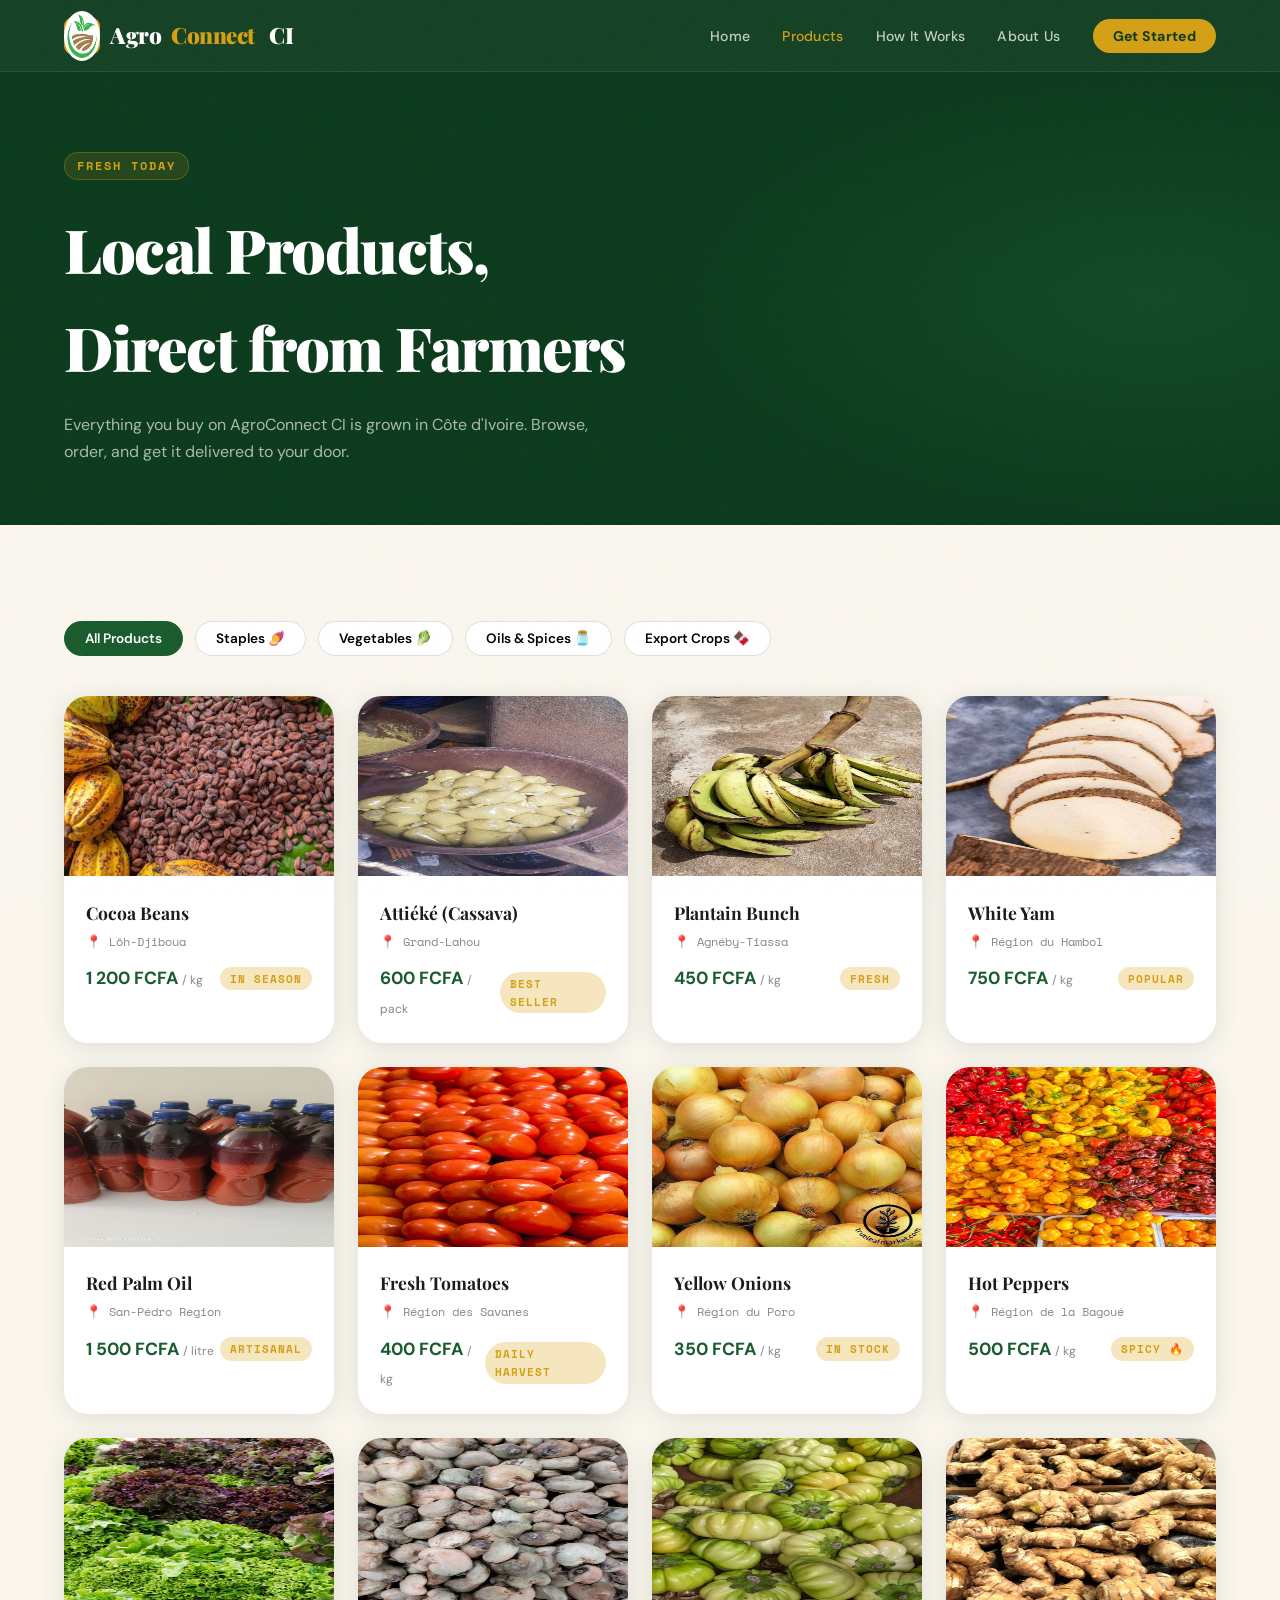
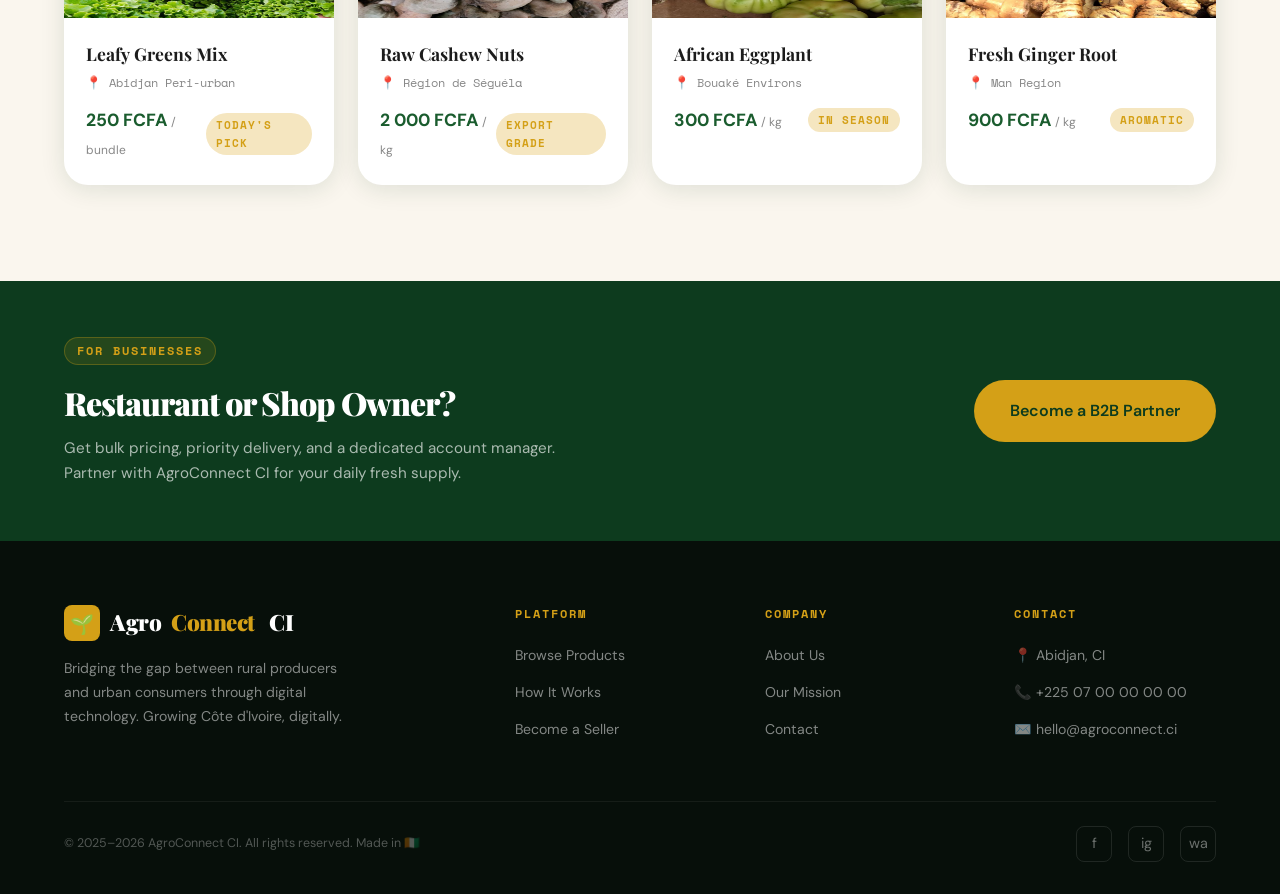
<file: products.html>
<!DOCTYPE html>
<html lang="en">
<head>
  <meta charset="UTF-8"/>
  <meta name="viewport" content="width=device-width, initial-scale=1.0"/>
  <title>Products — AgroConnect CI</title>
  <meta name="description" content="Browse fresh local products from Ivorian farmers — cocoa, cassava, plantain, yams, palm oil, vegetables and more."/>
  <link rel="stylesheet" href="css/style.css"/>
  <link rel="icon" href="data:image/svg+xml,<svg xmlns='http://www.w3.org/2000/svg' viewBox='0 0 100 100'><text y='.9em' font-size='90'>🌱</text></svg>"/>
  <style>
    .filter-bar {
      display: flex; gap: 0.75rem; flex-wrap: wrap;
      margin-bottom: 2.5rem;
    }
    .filter-btn {
      padding: 8px 20px;
      border-radius: 100px;
      border: 1.5px solid rgba(0,0,0,0.12);
      background: var(--white);
      font-family: var(--ff-body);
      font-size: 0.85rem; font-weight: 600;
      cursor: pointer;
      transition: all 0.2s;
    }
    .filter-btn:hover,
    .filter-btn.active {
      background: var(--green-mid);
      color: var(--white);
      border-color: var(--green-mid);
    }
    .products-grid {
      display: grid;
      grid-template-columns: repeat(auto-fill, minmax(250px, 1fr));
      gap: 1.5rem;
    }
    .product-card[data-hidden] { display: none; }
    .product-detail-modal {
      display: none;
      position: fixed; inset: 0; z-index: 5000;
      background: rgba(0,0,0,0.6);
      backdrop-filter: blur(4px);
      align-items: center; justify-content: center;
      padding: 2rem;
    }
    .product-detail-modal.open { display: flex; }
    .modal-box {
      background: var(--white);
      border-radius: var(--radius-lg);
      padding: 3.5rem;
      max-width: 500px; width: 100%;
      height: 800px;
      position: relative;
      animation: fadeUp 0.3s ease;
    }
    .modal-close {
      position: absolute; top: 1rem; right: 1.2rem;
      font-size: 1.5rem; cursor: pointer; color: var(--text-muted);
      background: none; border: none; line-height: 1;
    }
    .modal-close:hover { color: var(--text-dark); }
    .modal-image { font-size: 4rem; margin-bottom: 1rem; display: flex; align-items: center; justify-content: center; width:100%; height:250px}
    .modal-name { font-family: var(--ff-display); font-size: 1.8rem; font-weight: 900; margin-bottom: 0.4rem; }
    .modal-origin { font-family: var(--ff-mono); font-size: 0.78rem; color: var(--text-muted); margin-bottom: 1rem; }
    .modal-price { font-size: 1.4rem; font-weight: 700; color: var(--green-mid); margin-bottom: 1rem; }
    .modal-desc { font-size: 0.9rem; color: var(--text-mid); line-height: 1.7; margin-bottom: 1.5rem; }
    .qty-row { display: flex; align-items: center; gap: 1rem; margin-bottom: 1.5rem; }
    .qty-btn {
      width: 36px; height: 36px; border-radius: 50%;
      border: 1.5px solid rgba(0,0,0,0.15);
      background: none; font-size: 1.1rem; cursor: pointer;
      display: flex; align-items: center; justify-content: center;
      transition: all 0.2s;
    }
    .qty-btn:hover { background: var(--green-mid); color: var(--white); border-color: var(--green-mid); }
    .qty-num { font-size: 1.1rem; font-weight: 700; min-width: 24px; text-align: center; }
  </style>
</head>
<body>

<!-- NAV -->
<nav class="nav" id="nav">
  <a href="index.html" class="nav__logo">
    <div class="nav__logo-icon"><img src="img/business_logo.jfif" alt="AgroConnect CI" width="50px" height="50px" style="border-radius:50%"></div>
    Agro<span>Connect</span>&nbsp;CI
  </a>
  <ul class="nav__links">
    <li><a href="index.html">Home</a></li>
    <li><a href="products.html">Products</a></li>
    <li><a href="how-it-works.html">How It Works</a></li>
    <li><a href="about.html">About Us</a></li>
    <li><a href="contact.html" class="nav__cta">Get Started</a></li>
  </ul>
  <div class="nav__hamburger" id="hamburger"><span></span><span></span><span></span></div>
</nav>
<div class="nav__mobile" id="mobileMenu">
  <a href="index.html">Home</a>
  <a href="products.html">Products</a>
  <a href="how-it-works.html">How It Works</a>
  <a href="about.html">About Us</a>
  <a href="contact.html" class="nav__cta">Get Started</a>
</div>

<div class="page">

<!-- Page Hero -->
<div class="page-hero">
  <div class="page-hero__content">
    <div class="section__tag">Fresh Today</div>
    <h1 class="page-hero__title">Local Products,<br/>Direct from Farmers</h1>
    <p class="page-hero__desc">Everything you buy on AgroConnect CI is grown in Côte d'Ivoire. Browse, order, and get it delivered to your door.</p>
  </div>
</div>

<!-- Products Section -->
<section class="section">

  <!-- Filter bar -->
  <div class="filter-bar reveal">
    <button class="filter-btn active" data-filter="all">All Products</button>
    <button class="filter-btn" data-filter="staple">Staples 🍠</button>
    <button class="filter-btn" data-filter="produce">Vegetables 🥬</button>
    <button class="filter-btn" data-filter="oils">Oils & Spices 🫙</button>
    <button class="filter-btn" data-filter="export">Export Crops 🍫</button>
  </div>

  <!-- Products grid -->
  <div class="products-grid">

    <!-- Cocoa -->
    <div class="product-card reveal" data-category="export"
         data-name="Cocoa Beans" data-image="img/cocoa beans.jfif" data-price="1 200 FCFA / kg"
         data-origin="Région du Lôh-Djiboua" data-season="In Season"
         data-desc="Premium grade cocoa beans from certified local farmers in the Lôh-Djiboua region. Harvested and sun-dried using traditional methods. Perfect for chocolate makers, exporters, and specialty buyers."
         data-bg="linear-gradient(135deg,#3d1f0a,#6b3a1f)">
      <div class="product-card__img" style="background:linear-gradient(135deg,#3d1f0a,#6b3a1f);"><img src="img/cocoa beans.jfif" alt="Cocoa Beans"></div>
      <div class="product-card__body">
        <div class="product-card__name">Cocoa Beans</div>
        <div class="product-card__origin">📍 Lôh-Djiboua</div>
        <div style="display:flex;justify-content:space-between;align-items:center;">
          <div class="product-card__price">1 200 FCFA <small>/ kg</small></div>
          <span class="badge">In Season</span>
        </div>
      </div>
    </div>

    <!-- Attiéké -->
    <div class="product-card reveal reveal-delay-1" data-category="staple"
         data-name="Attiéké (Cassava)" data-image="img/atieke_pack.jfif" data-price="600 FCFA / pack"
         data-origin="Grand-Lahou" data-season="Best Seller"
         data-desc="Freshly prepared attiéké — fermented and granulated cassava, a staple side dish in Côte d'Ivoire. Our attiéké is made the traditional way by women cooperatives in Grand-Lahou and delivered fresh daily."
         data-bg="linear-gradient(135deg,#f5e6c0,#e8d5a0)">
      <div class="product-card__img" style="background:linear-gradient(135deg,#f5e6c0,#e8d5a0);"><img src="img/atieke_pack.jfif" alt="Attiéké Pack" width="270" height="180px"></div>
      <div class="product-card__body">
        <div class="product-card__name">Attiéké (Cassava)</div>
        <div class="product-card__origin">📍 Grand-Lahou</div>
        <div style="display:flex;justify-content:space-between;align-items:center;">
          <div class="product-card__price">600 FCFA <small>/ pack</small></div>
          <span class="badge">Best Seller</span>
        </div>
      </div>
    </div>

    <!-- Plantain -->
    <div class="product-card reveal reveal-delay-2" data-category="staple"
         data-name="Plantain Bunch" data-image="img/plantain_bunch.jfif" data-price="450 FCFA / kg"
         data-origin="Agnéby-Tiassa" data-season="Fresh"
         data-desc="Sweet and firm plantains, perfect for frying, boiling, or grilling. Grown in the fertile Agnéby-Tiassa region and harvested at peak ripeness. Sold by the bunch or per kilogram."
         data-bg="linear-gradient(135deg,#2d5a27,#4a8c42)">
      <div class="product-card__img" style="background:linear-gradient(135deg,#2d5a27,#4a8c42);"><img src="img/plantain_bunch.jfif" alt="Plantain Bunch" width="270" height="180px"></div>
      <div class="product-card__body">
        <div class="product-card__name">Plantain Bunch</div>
        <div class="product-card__origin">📍 Agnéby-Tiassa</div>
        <div style="display:flex;justify-content:space-between;align-items:center;">
          <div class="product-card__price">450 FCFA <small>/ kg</small></div>
          <span class="badge">Fresh</span>
        </div>
      </div>
    </div>

    <!-- Yam -->
    <div class="product-card reveal" data-category="staple"
         data-name="White Yam" data-image="img/white_yam.jfif" data-price="750 FCFA / kg"
         data-origin="Région du Hambol" data-season="Popular"
         data-desc="Premium white yam from northern Côte d'Ivoire. A versatile staple used in fufu, yam fries, and soups. Our yams are sourced directly from smallholder farmers and delivered fresh without cold storage compromise."
         data-bg="linear-gradient(135deg,#8b4513,#c0724a)">
      <div class="product-card__img" style="background:linear-gradient(135deg,#8b4513,#c0724a);"><img src="img/white_yam.jfif" alt="White Yam" width="270" height="180px"></div>
      <div class="product-card__body">
        <div class="product-card__name">White Yam</div>
        <div class="product-card__origin">📍 Région du Hambol</div>
        <div style="display:flex;justify-content:space-between;align-items:center;">
          <div class="product-card__price">750 FCFA <small>/ kg</small></div>
          <span class="badge">Popular</span>
        </div>
      </div>
    </div>

    <!-- Palm Oil -->
    <div class="product-card reveal reveal-delay-1" data-category="oils"
         data-name="Red Palm Oil" data-image="img/redpalmoil.jfif" data-price="1 500 FCFA / litre"
         data-origin="San-Pédro Region" data-season="Artisanal"
         data-desc="Pure, unrefined red palm oil produced by local cooperatives in the San-Pédro region. Rich in vitamins A and E, used in soups, stews, and traditional Ivorian dishes. No additives, no preservatives."
         data-bg="linear-gradient(135deg,#c0392b,#e67e22)">
      <div class="product-card__img" style="background:linear-gradient(135deg,#c0392b,#e67e22);"><img src="img/redpalmoil.jfif" alt="Red Palm Oil" width="270" height="180px"></div>
      <div class="product-card__body">
        <div class="product-card__name">Red Palm Oil</div>
        <div class="product-card__origin">📍 San-Pédro Region</div>
        <div style="display:flex;justify-content:space-between;align-items:center;">
          <div class="product-card__price">1 500 FCFA <small>/ litre</small></div>
          <span class="badge">Artisanal</span>
        </div>
      </div>
    </div>

    <!-- Tomatoes -->
    <div class="product-card reveal reveal-delay-2" data-category="produce"
         data-name="Fresh Tomatoes" data-image="img/Red_tomatoes.jfif" data-price="400 FCFA / kg"
         data-origin="Région des Savanes" data-season="Daily Harvest"
         data-desc="Ripe, locally grown tomatoes harvested daily from farms in the Savanes region. Available in small and large varieties. Essential for sauces, stews, and fresh salads. Delivered within 24h of harvest."
         data-bg="linear-gradient(135deg,#c0392b,#96281b)">
      <div class="product-card__img" style="background:linear-gradient(135deg,#c0392b,#96281b);"><img src="img/Red_tomatoes.jfif" alt="Fresh Tomatoes" width="270" height="180px"></div>
      <div class="product-card__body">
        <div class="product-card__name">Fresh Tomatoes</div>
        <div class="product-card__origin">📍 Région des Savanes</div>
        <div style="display:flex;justify-content:space-between;align-items:center;">
          <div class="product-card__price">400 FCFA <small>/ kg</small></div>
          <span class="badge">Daily Harvest</span>
        </div>
      </div>
    </div>

    <!-- Onions -->
    <div class="product-card reveal" data-category="produce"
         data-name="Yellow Onions" data-image="img/yellow_onion.jfif" data-price="350 FCFA / kg"
         data-origin="Région du Poro" data-season="In Stock"
         data-desc="Large, flavorful yellow onions grown in the Poro region of northern Côte d'Ivoire. Used in virtually every Ivorian dish as a base ingredient. Sold per kilogram or in bulk bags for restaurants."
         data-bg="linear-gradient(135deg,#9b7b3a,#d4a017)">
      <div class="product-card__img" style="background:linear-gradient(135deg,#9b7b3a,#d4a017);"><img src="img/yellow_onion.jfif" alt="Yellow Onions" width="270" height="180px"></div>
      <div class="product-card__body">
        <div class="product-card__name">Yellow Onions</div>
        <div class="product-card__origin">📍 Région du Poro</div>
        <div style="display:flex;justify-content:space-between;align-items:center;">
          <div class="product-card__price">350 FCFA <small>/ kg</small></div>
          <span class="badge">In Stock</span>
        </div>
      </div>
    </div>

    <!-- Peppers -->
    <div class="product-card reveal reveal-delay-1" data-category="produce"
         data-name="Hot Peppers" data-image="img/hot_pepper.jfif" data-price="500 FCFA / kg"
         data-origin="Région de la Bagoué" data-season="Spicy 🔥"
         data-desc="Fiery local peppers for sauces, marinades, and cooking. A key ingredient in Ivorian cuisine including kedjenou and grilled dishes. These are harvested at full heat and delivered fresh."
         data-bg="linear-gradient(135deg,#c0392b,#7b241c)">
      <div class="product-card__img" style="background:linear-gradient(135deg,#c0392b,#7b241c);"><img src="img/hot_pepper.jfif" alt="Hot Peppers" width="270" height="180px"></div>
      <div class="product-card__body">
        <div class="product-card__name">Hot Peppers</div>
        <div class="product-card__origin">📍 Région de la Bagoué</div>
        <div style="display:flex;justify-content:space-between;align-items:center;">
          <div class="product-card__price">500 FCFA <small>/ kg</small></div>
          <span class="badge">Spicy 🔥</span>
        </div>
      </div>
    </div>

    <!-- Leafy Greens -->
    <div class="product-card reveal reveal-delay-2" data-category="produce"
         data-name="Leafy Greens Mix" data-image="img/Leafy Greens Mix.jfif" data-price="250 FCFA / bundle"
         data-origin="Abidjan Peri-urban" data-season="Today's Pick"
         data-desc="A fresh bundle of mixed leafy greens — including gboma (African eggplant leaves), water spinach, and bitter leaf — grown in peri-urban farms around Abidjan. Harvested every morning, delivered same day."
         data-bg="linear-gradient(135deg,#1a5c2e,#2e8b4a)">
      <div class="product-card__img" style="background:linear-gradient(135deg,#1a5c2e,#2e8b4a);"><img src="img/Leafy Greens Mix.jfif" alt="Leafy Greens Mix" width="270" height="180px"></div>
      <div class="product-card__body">
        <div class="product-card__name">Leafy Greens Mix</div>
        <div class="product-card__origin">📍 Abidjan Peri-urban</div>
        <div style="display:flex;justify-content:space-between;align-items:center;">
          <div class="product-card__price">250 FCFA <small>/ bundle</small></div>
          <span class="badge">Today's Pick</span>
        </div>
      </div>
    </div>

    <!-- Cashew -->
    <div class="product-card reveal" data-category="export"
         data-name="Raw Cashew Nuts" data-image="img/Raw Cashew Nuts.jfif" data-price="2 000 FCFA / kg"
         data-origin="Région de Séguéla" data-season="Export Grade"
         data-desc="Premium raw cashew nuts from Séguéla — one of Côte d'Ivoire's major cashew-producing regions. These are unroasted, suitable for processing or export. Sold in bulk for wholesalers and retailers."
         data-bg="linear-gradient(135deg,#c49a22,#9b7b3a)">
      <div class="product-card__img" style="background:linear-gradient(135deg,#c49a22,#9b7b3a);"><img src="img/Raw Cashew Nuts.jfif" alt="Raw Cashew Nuts" width="270" height="180px"></div>
      <div class="product-card__body">
        <div class="product-card__name">Raw Cashew Nuts</div>
        <div class="product-card__origin">📍 Région de Séguéla</div>
        <div style="display:flex;justify-content:space-between;align-items:center;">
          <div class="product-card__price">2 000 FCFA <small>/ kg</small></div>
          <span class="badge">Export Grade</span>
        </div>
      </div>
    </div>

    <!-- Eggplant -->
    <div class="product-card reveal reveal-delay-1" data-category="produce"
         data-name="African Eggplant" data-image="img/African Eggplant.jfif" data-price="300 FCFA / kg"
         data-origin="Bouaké Environs" data-season="In Season"
         data-desc="Small round African eggplant (garden egg), commonly used in Ivorian stews and sauces. Rich in fiber and minerals. Sourced from urban-edge farms near Bouaké, available year-round."
         data-bg="linear-gradient(135deg,#6b2fa0,#9b59b6)">
      <div class="product-card__img" style="background:linear-gradient(135deg,#6b2fa0,#9b59b6);"><img src="img/African Eggplant.jfif" alt="African Eggplant" width="270" height="180px"></div>
      <div class="product-card__body">
        <div class="product-card__name">African Eggplant</div>
        <div class="product-card__origin">📍 Bouaké Environs</div>
        <div style="display:flex;justify-content:space-between;align-items:center;">
          <div class="product-card__price">300 FCFA <small>/ kg</small></div>
          <span class="badge">In Season</span>
        </div>
      </div>
    </div>

    <!-- Ginger -->
    <div class="product-card reveal reveal-delay-2" data-category="oils"
         data-name="Fresh Ginger Root" data-image="img/Fresh Ginger Root.jfif" data-price="900 FCFA / kg"
         data-origin="Man Region" data-season="Aromatic"
         data-desc="Pungent, aromatic fresh ginger from the Man region in the west of Côte d'Ivoire. Used in teas, marinades, and medicinal drinks including the popular gingembre drink. High essential oil content."
         data-bg="linear-gradient(135deg,#9b7b3a,#c49a22)">
      <div class="product-card__img" style="background:linear-gradient(135deg,#9b7b3a,#c49a22);"><img src="img/Fresh Ginger Root.jfif" alt="Fresh Ginger Root" width="270" height="180px"></div>
      <div class="product-card__body">
        <div class="product-card__name">Fresh Ginger Root</div>
        <div class="product-card__origin">📍 Man Region</div>
        <div style="display:flex;justify-content:space-between;align-items:center;">
          <div class="product-card__price">900 FCFA <small>/ kg</small></div>
          <span class="badge">Aromatic</span>
        </div>
      </div>
    </div>

  </div><!-- /products-grid -->
</section>

<!-- B2B Banner -->
<section class="section section--dark" style="padding-top:56px;padding-bottom:56px;">
  <div style="display:flex;align-items:center;justify-content:space-between;gap:2rem;flex-wrap:wrap;" class="reveal">
    <div>
      <div class="section__tag">For Businesses</div>
      <h2 class="section__title" style="font-size:2rem;">Restaurant or Shop Owner?</h2>
      <p style="color:rgba(255,255,255,0.65);font-size:0.95rem;max-width:500px;margin-top:0.5rem;">Get bulk pricing, priority delivery, and a dedicated account manager. Partner with AgroConnect CI for your daily fresh supply.</p>
    </div>
    <a href="contact.html" class="btn btn--primary btn--lg">Become a B2B Partner </a>
  </div>
</section>

</div><!-- /page -->

<!-- Product Modal -->
<div class="product-detail-modal" id="productModal">
  <div class="modal-box">
    <button class="modal-close" id="modalClose">✕</button>
    <div class="modal-image" id="modalImage">🍫</div>
    <div class="modal-name" id="modalName">Product Name</div>
    <div class="modal-origin" id="modalOrigin">📍 Region</div>
    <span class="badge" id="modalSeason">In Season</span>
    <div class="modal-price" id="modalPrice">0 FCFA</div>
    <p class="modal-desc" id="modalDesc">Description</p>
    <div class="qty-row">
      <button class="qty-btn" id="qtyMinus">−</button>
      <span class="qty-num" id="qtyNum">1</span>
      <button class="qty-btn" id="qtyPlus">+</button>
      <span style="font-size:0.85rem;color:var(--text-muted);margin-left:0.5rem;">kg / unit</span>
    </div>
    <a href="contact.html" class="btn btn--green" style="width:100%;justify-content:center;">
      Order via WhatsApp / Contact 
    </a>
  </div>
</div>

<!-- FOOTER -->
<footer class="footer">
  <div class="footer__grid">
    <div class="footer__brand">
      <div class="nav__logo" style="margin-bottom:1rem;">
        <div class="nav__logo-icon">🌱</div>
        Agro<span>Connect</span>&nbsp;CI
      </div>
      <p>Bridging the gap between rural producers and urban consumers through digital technology. Growing Côte d'Ivoire, digitally.</p>
    </div>
    <div class="footer__col">
      <h4>Platform</h4>
      <ul><li><a href="products.html">Browse Products</a></li><li><a href="how-it-works.html">How It Works</a></li><li><a href="contact.html">Become a Seller</a></li></ul>
    </div>
    <div class="footer__col">
      <h4>Company</h4>
      <ul><li><a href="about.html">About Us</a></li><li><a href="about.html#mission">Our Mission</a></li><li><a href="contact.html">Contact</a></li></ul>
    </div>
    <div class="footer__col">
      <h4>Contact</h4>
      <ul><li><a href="#">📍 Abidjan, CI</a></li><li><a href="tel:+2250700000000">📞 +225 07 00 00 00 00</a></li><li><a href="mailto:hello@agroconnect.ci">✉️ hello@agroconnect.ci</a></li></ul>
    </div>
  </div>
  <div class="footer__bottom">
    <p>© 2025–2026 AgroConnect CI. All rights reserved. Made in 🇨🇮</p>
    <div class="footer__socials">
      <a href="#" title="Facebook">f</a><a href="#" title="Instagram">ig</a><a href="#" title="WhatsApp">wa</a>
    </div>
  </div>
</footer>

<script src="js/main.js"></script>
<script>
  // ─── Filter logic
  document.querySelectorAll('.filter-btn').forEach(btn => {
    btn.addEventListener('click', () => {
      document.querySelectorAll('.filter-btn').forEach(b => b.classList.remove('active'));
      btn.classList.add('active');
      const filter = btn.dataset.filter;
      document.querySelectorAll('.product-card').forEach(card => {
        if (filter === 'all' || card.dataset.category === filter) {
          card.removeAttribute('data-hidden');
          card.style.display = '';
        } else {
          card.style.display = 'none';
        }
      });
    });
  });

  // ─── Modal logic
  const modal    = document.getElementById('productModal');
  const modalClose = document.getElementById('modalClose');
  let qty = 1;

  document.querySelectorAll('.product-card').forEach(card => {
    card.addEventListener('click', () => {
      document.getElementById('modalImage').innerHTML = `<img src="${card.dataset.image}" alt="${card.dataset.name}" width="270" height="180px">`;
      document.getElementById('modalName').textContent   = card.dataset.name;
      document.getElementById('modalOrigin').textContent = '📍 ' + card.dataset.origin;
      document.getElementById('modalSeason').textContent = card.dataset.season;
      document.getElementById('modalPrice').textContent  = card.dataset.price;
      document.getElementById('modalDesc').textContent   = card.dataset.desc;
      qty = 1;
      document.getElementById('qtyNum').textContent = qty;
      modal.classList.add('open');
    });
  });
  modalClose.addEventListener('click', () => modal.classList.remove('open'));
  modal.addEventListener('click', (e) => { if (e.target === modal) modal.classList.remove('open'); });
  document.getElementById('qtyPlus').addEventListener('click',  () => { qty++; document.getElementById('qtyNum').textContent = qty; });
  document.getElementById('qtyMinus').addEventListener('click', () => { if (qty > 1) { qty--; document.getElementById('qtyNum').textContent = qty; } });
</script>
</body>
</html>
</file>
<file: css/style.css>
@import url('https://fonts.googleapis.com/css2?family=Playfair+Display:ital,wght@0,700;0,900;1,700&family=DM+Sans:wght@300;400;500;600&family=Space+Mono:wght@400;700&display=swap');

/* ─── Variables ──────────────────────────────────────────────────────── */
:root {
  --green-dark:   #0D3B1E;
  --green-mid:    #1A5C2E;
  --green-bright: #2E8B4A;
  --green-light:  #B8D8C4;
  --gold:         #D4A017;
  --gold-light:   #F5E6C0;
  --cream:        #FAF6EE;
  --soil:         #6B4226;
  --white:        #FFFFFF;
  --text-dark:    #1C1C1C;
  --text-mid:     #4A4A4A;
  --text-muted:   #888888;

  --ff-display: 'Playfair Display', Georgia, serif;
  --ff-body:    'DM Sans', sans-serif;
  --ff-mono:    'Space Mono', monospace;

  --radius:  12px;
  --radius-lg: 24px;
  --shadow:  0 4px 24px rgba(13,59,30,0.12);
  --shadow-lg: 0 12px 48px rgba(13,59,30,0.18);
}

/* ─── Reset ──────────────────────────────────────────────────────────── */
*, *::before, *::after { box-sizing: border-box; margin: 0; padding: 0; }
html { scroll-behavior: smooth; font-size: 16px; }
body {
  font-family: var(--ff-body);
  background: var(--cream);
  color: var(--text-dark);
  line-height: 1.6;
  overflow-x: hidden;
}
img { max-width: 100%; display: block; }
a { text-decoration: none; color: inherit; }
ul { list-style: none; }

/* ─── Noise Texture Overlay ──────────────────────────────────────────── */
body::before {
  content: '';
  position: fixed; inset: 0; z-index: 9999;
  pointer-events: none;
  background-image: url("data:image/svg+xml,%3Csvg viewBox='0 0 256 256' xmlns='http://www.w3.org/2000/svg'%3E%3Cfilter id='n'%3E%3CfeTurbulence type='fractalNoise' baseFrequency='0.9' numOctaves='4' stitchTiles='stitch'/%3E%3C/filter%3E%3Crect width='100%25' height='100%25' filter='url(%23n)' opacity='0.03'/%3E%3C/svg%3E");
  opacity: 0.4;
}

/* ─── Navigation ─────────────────────────────────────────────────────── */
.nav {
  position: fixed; top: 0; left: 0; right: 0; z-index: 1000;
  background: rgba(13,59,30,0.96);
  backdrop-filter: blur(12px);
  border-bottom: 1px solid rgba(255,255,255,0.08);
  padding: 0 5%;
  display: flex; align-items: center; justify-content: space-between;
  height: 72px;
  transition: all 0.3s ease;
}
.nav.scrolled {
  height: 60px;
  background: rgba(13,59,30,0.99);
  box-shadow: 0 2px 20px rgba(0,0,0,0.3);
}
.nav__logo {
  display: flex; align-items: center; gap: 10px;
  font-family: var(--ff-display);
  font-size: 1.4rem;
  font-weight: 900;
  color: var(--white);
  letter-spacing: -0.5px;
}
.nav__logo span { color: var(--gold); }
.nav__logo-icon {
  width: 36px; height: 36px;
  background: var(--gold);
  border-radius: 8px;
  display: flex; align-items: center; justify-content: center;
  font-size: 1.2rem;
}
.nav__links {
  display: flex; align-items: center; gap: 2rem;
}
.nav__links a {
  color: rgba(255,255,255,0.75);
  font-size: 0.88rem;
  font-weight: 500;
  letter-spacing: 0.3px;
  transition: color 0.2s;
  position: relative;
}
.nav__links a::after {
  content: ''; position: absolute; bottom: -4px; left: 0; right: 0;
  height: 1px; background: var(--gold);
  transform: scaleX(0); transition: transform 0.2s;
}
.nav__links a:hover { color: var(--white); }
.nav__links a:hover::after { transform: scaleX(1); }
.nav__links a.active { color: var(--gold); }
.nav__cta {
  background: var(--gold);
  color: var(--green-dark) !important;
  font-weight: 700 !important;
  padding: 8px 20px;
  border-radius: 100px;
  transition: background 0.2s, transform 0.2s !important;
}
.nav__cta::after { display: none !important; }
.nav__cta:hover { background: #e0b020 !important; transform: translateY(-1px) !important; }

/* Hamburger */
.nav__hamburger {
  display: none;
  flex-direction: column; gap: 5px;
  cursor: pointer; padding: 4px;
}
.nav__hamburger span {
  display: block; width: 24px; height: 2px;
  background: var(--white); border-radius: 2px;
  transition: all 0.3s;
}
.nav__mobile {
  display: none;
  position: fixed; top: 72px; left: 0; right: 0; bottom: 0;
  background: var(--green-dark);
  flex-direction: column; align-items: center; justify-content: center;
  gap: 2.5rem; z-index: 999;
}
.nav__mobile.open { display: flex; }
.nav__mobile a { color: var(--white); font-size: 1.5rem; font-family: var(--ff-display); }
.nav__mobile a.nav__cta { font-size: 1rem; }

/* ─── Page wrapper ───────────────────────────────────────────────────── */
.page { padding-top: 72px; }

/* ─── Section commons ────────────────────────────────────────────────── */
.section { padding: 96px 5%; }
.section--dark { background: var(--green-dark); color: var(--white); }
.section--mid  { background: var(--green-mid);  color: var(--white); }
.section--gold { background: var(--gold-light); }
.section--soil { background: var(--soil); color: var(--white); }

.section__tag {
  display: inline-block;
  font-family: var(--ff-mono);
  font-size: 0.72rem;
  font-weight: 700;
  letter-spacing: 2px;
  text-transform: uppercase;
  color: var(--gold);
  background: rgba(212,160,23,0.12);
  border: 1px solid rgba(212,160,23,0.3);
  padding: 4px 12px;
  border-radius: 100px;
  margin-bottom: 20px;
}
.section__tag--dark { color: var(--green-bright); background: rgba(46,139,74,0.12); border-color: rgba(46,139,74,0.3); }

.section__title {
  font-family: var(--ff-display);
  font-size: clamp(2rem, 4vw, 3.2rem);
  font-weight: 900;
  line-height: 1.1;
  margin-bottom: 1rem;
  letter-spacing: -1px;
}
.section__subtitle {
  font-size: 1.05rem;
  color: var(--text-mid);
  max-width: 600px;
  line-height: 1.7;
}
.section--dark .section__subtitle,
.section--mid  .section__subtitle  { color: rgba(255,255,255,0.7); }

.grid-2 { display: grid; grid-template-columns: 1fr 1fr; gap: 3rem; align-items: center; }
.grid-3 { display: grid; grid-template-columns: repeat(3,1fr); gap: 2rem; }
.grid-4 { display: grid; grid-template-columns: repeat(4,1fr); gap: 1.5rem; }

/* ─── Buttons ────────────────────────────────────────────────────────── */
.btn {
  display: inline-flex; align-items: center; gap: 8px;
  padding: 14px 28px;
  border-radius: 100px;
  font-family: var(--ff-body);
  font-size: 0.9rem;
  font-weight: 600;
  cursor: pointer;
  border: none;
  transition: all 0.25s ease;
  white-space: nowrap;
}
.btn--primary { background: var(--gold); color: var(--green-dark); }
.btn--primary:hover { background: #e0b020; transform: translateY(-2px); box-shadow: 0 8px 24px rgba(212,160,23,0.35); }
.btn--outline { background: transparent; color: var(--white); border: 2px solid rgba(255,255,255,0.4); }
.btn--outline:hover { border-color: var(--white); background: rgba(255,255,255,0.08); transform: translateY(-2px); }
.btn--green { background: var(--green-mid); color: var(--white); }
.btn--green:hover { background: var(--green-bright); transform: translateY(-2px); box-shadow: 0 8px 24px rgba(26,92,46,0.4); }
.btn--lg { padding: 18px 36px; font-size: 1rem; }

/* ─── Card ────────────────────────────────────────────────────────────── */
.card {
  background: var(--white);
  border-radius: var(--radius-lg);
  padding: 2rem;
  box-shadow: var(--shadow);
  transition: transform 0.25s, box-shadow 0.25s;
}
.card:hover { transform: translateY(-6px); box-shadow: var(--shadow-lg); }
.card__icon {
  width: 56px; height: 56px;
  background: var(--gold-light);
  border-radius: 14px;
  display: flex; align-items: center; justify-content: center;
  font-size: 1.6rem;
  margin-bottom: 1.2rem;
}
.card__title { font-family: var(--ff-display); font-size: 1.2rem; font-weight: 700; margin-bottom: 0.5rem; }
.card__text  { font-size: 0.9rem; color: var(--text-mid); line-height: 1.65; }

/* ─── Hero ────────────────────────────────────────────────────────────── */
.hero {
  min-height: calc(100vh - 72px);
  background: var(--green-dark);
  position: relative;
  display: flex; align-items: center;
  overflow: hidden;
  padding: 80px 5%;
}
.hero::before {
  content: '';
  position: absolute; inset: 0;
  background:
    radial-gradient(ellipse 70% 60% at 80% 50%, rgba(46,139,74,0.25) 0%, transparent 60%),
    radial-gradient(ellipse 40% 50% at 20% 80%, rgba(212,160,23,0.12) 0%, transparent 50%);
}
.hero__bg-text {
  position: absolute; right: -2%;
  top: 50%; transform: translateY(-50%);
  font-family: var(--ff-display);
  font-size: clamp(120px, 18vw, 220px);
  font-weight: 900;
  color: rgba(255,255,255,0.025);
  line-height: 1;
  pointer-events: none;
  user-select: none;
  white-space: nowrap;
}
.hero__content { position: relative; z-index: 1; max-width: 700px; }
.hero__tag {
  display: inline-flex; align-items: center; gap: 8px;
  background: rgba(212,160,23,0.15);
  border: 1px solid rgba(212,160,23,0.3);
  color: var(--gold);
  font-family: var(--ff-mono);
  font-size: 0.75rem; letter-spacing: 2px;
  padding: 6px 16px; border-radius: 100px;
  margin-bottom: 2rem;
  animation: fadeUp 0.8s ease both;
}
.hero__tag::before { content: '●'; font-size: 0.5rem; animation: pulse 2s infinite; }
.hero__title {
  font-family: var(--ff-display);
  font-size: clamp(2.8rem, 6vw, 5rem);
  font-weight: 900;
  color: var(--white);
  line-height: 1.05;
  letter-spacing: -2px;
  margin-bottom: 1.5rem;
  animation: fadeUp 0.8s 0.1s ease both;
}
.hero__title em { color: var(--gold); font-style: normal; }
.hero__desc {
  font-size: 1.1rem;
  color: rgba(255,255,255,0.65);
  line-height: 1.75;
  max-width: 540px;
  margin-bottom: 2.5rem;
  animation: fadeUp 0.8s 0.2s ease both;
}
.hero__actions {
  display: flex; gap: 1rem; flex-wrap: wrap;
  animation: fadeUp 0.8s 0.3s ease both;
}
.hero__stats {
  display: flex; gap: 3rem; margin-top: 4rem;
  animation: fadeUp 0.8s 0.4s ease both;
}
.hero__stat { }
.hero__stat-num {
  font-family: var(--ff-display);
  font-size: 2.2rem; font-weight: 900;
  color: var(--gold);
  line-height: 1;
}
.hero__stat-label {
  font-size: 0.8rem;
  color: rgba(255,255,255,0.5);
  margin-top: 4px;
  font-weight: 500;
}

/* ─── Product Strip ──────────────────────────────────────────────────── */
.products-strip {
  background: var(--green-mid);
  padding: 0;
  overflow: hidden;
}
.strip-scroll {
  display: flex;
  animation: scrollLeft 25s linear infinite;
  width: max-content;
}
.strip-item {
  display: flex; align-items: center; gap: 12px;
  padding: 18px 32px;
  border-right: 1px solid rgba(255,255,255,0.12);
  white-space: nowrap;
  color: rgba(255,255,255,0.8);
  font-size: 0.9rem; font-weight: 500;
}
.strip-item span { font-size: 1.3rem; }

/* ─── How it works ────────────────────────────────────────────────────── */
.step {
  display: flex; flex-direction: column;
  position: relative;
}
.step__num {
  font-family: var(--ff-display);
  font-size: 4rem; font-weight: 900;
  color: var(--green-light);
  line-height: 1;
  margin-bottom: 0.5rem;
}
.step__icon { font-size: 1.8rem; margin-bottom: 0.8rem; }
.step__title { font-family: var(--ff-display); font-size: 1.2rem; font-weight: 700; margin-bottom: 0.5rem; color: var(--white); }
.step__text  { font-size: 0.9rem; color: rgba(255,255,255,0.65); line-height: 1.65; }

/* ─── Impact numbers ──────────────────────────────────────────────────── */
.impact-grid {
  display: grid; grid-template-columns: repeat(4,1fr);
  gap: 0;
  border: 1px solid rgba(255,255,255,0.1);
  border-radius: var(--radius-lg);
  overflow: hidden;
}
.impact-item {
  padding: 2.5rem 2rem;
  border-right: 1px solid rgba(255,255,255,0.1);
  text-align: center;
  transition: background 0.3s;
}
.impact-item:last-child { border-right: none; }
.impact-item:hover { background: rgba(255,255,255,0.04); }
.impact-num {
  font-family: var(--ff-display);
  font-size: clamp(2rem, 3.5vw, 3rem);
  font-weight: 900; color: var(--gold);
  display: block; margin-bottom: 0.4rem;
}
.impact-label { font-size: 0.85rem; color: rgba(255,255,255,0.6); }

/* ─── Product cards ──────────────────────────────────────────────────── */
.product-card {
  background: var(--white);
  border-radius: var(--radius-lg);
  overflow: hidden;
  box-shadow: var(--shadow);
  transition: transform 0.3s, box-shadow 0.3s;
  cursor: pointer;
}
.product-card:hover { transform: translateY(-8px); box-shadow: var(--shadow-lg); }
.product-card__img {
  height: 180px;
  display: flex; align-items: center; justify-content: center;
  font-size: 4rem;
  position: relative;
}
.product-card__body { padding: 1.4rem; }
.product-card__name { font-family: var(--ff-display); font-size: 1.1rem; font-weight: 700; margin-bottom: 0.3rem; }
.product-card__origin { font-size: 0.78rem; color: var(--text-muted); font-family: var(--ff-mono); margin-bottom: 0.8rem; }
.product-card__price { font-size: 1.1rem; font-weight: 700; color: var(--green-mid); }
.product-card__price small { font-size: 0.75rem; color: var(--text-muted); font-weight: 400; }
.badge {
  display: inline-block;
  font-size: 0.7rem; font-weight: 700; font-family: var(--ff-mono);
  letter-spacing: 1px; text-transform: uppercase;
  padding: 3px 10px; border-radius: 100px;
  background: var(--gold-light); color: var(--gold);
}

/* ─── Testimonial ─────────────────────────────────────────────────────── */
.testimonial {
  background: var(--white);
  border-radius: var(--radius-lg);
  padding: 2rem;
  box-shadow: var(--shadow);
  position: relative;
}
.testimonial::before {
  content: '"';
  position: absolute; top: -10px; left: 24px;
  font-family: var(--ff-display);
  font-size: 5rem; font-weight: 900;
  color: var(--gold-light); line-height: 1;
}
.testimonial__text { font-size: 0.95rem; line-height: 1.7; color: var(--text-mid); margin-bottom: 1.2rem; }
.testimonial__author { display: flex; align-items: center; gap: 12px; }
.testimonial__avatar {
  width: 44px; height: 44px; border-radius: 50%;
  background: var(--green-light);
  display: flex; align-items: center; justify-content: center;
  font-size: 1.2rem;
}
.testimonial__name { font-weight: 600; font-size: 0.9rem; }
.testimonial__role { font-size: 0.78rem; color: var(--text-muted); }

/* ─── Partners logos ─────────────────────────────────────────────────── */
.partners {
  padding: 48px 20px;
  text-align: center;
}

.partners-title {
  font-family: var(--ff-mono);
  font-size: 0.72rem;
  letter-spacing: 2px;
  text-transform: uppercase;
  color: var(--text-muted);
  margin-bottom: 1.5rem;
}

.partners-grid {
  display: grid;
  grid-template-columns: repeat(3, 1fr); /* fixed */
  gap: 3rem;
  max-width: 1000px;
  margin: 0 auto;
  padding: 2rem;

  border-radius: 15px;
  background: rgba(255,255,255,0.05);
  backdrop-filter: blur(12px);
  box-shadow: 0 4px 12px rgba(0,0,0,0.1);
}

.partner-logo {
  display: flex;
  flex-direction: column;
  align-items: center;
  gap: 10px;
  font-size: 0.9rem;
}

.partner-logo img {
  width: 60px;
  height: auto;
  object-fit: contain;
  border-radius: 8px;
}

.partner-logo:hover {
  transform: translateY(-5px);
  transition: 0.3s ease;
  cursor: pointer;
  box-shadow: 0 4px 12px rgba(12, 243, 28, 0.1);

}

/* ─── Page Hero (inner pages) ────────────────────────────────────────── */
.page-hero {
  background: var(--green-dark);
  padding: 80px 5% 60px;
  position: relative;
  overflow: hidden;
}
.page-hero::before {
  content: '';
  position: absolute; inset: 0;
  background: radial-gradient(ellipse 60% 80% at 90% 50%, rgba(46,139,74,0.2) 0%, transparent 60%);
}
.page-hero__content { position: relative; z-index: 1; }
.page-hero__title {
  font-family: var(--ff-display);
  font-size: clamp(2.2rem, 5vw, 3.8rem);
  font-weight: 900; color: var(--white);
  letter-spacing: -1.5px; margin-bottom: 1rem;
}
.page-hero__desc { font-size: 1rem; color: rgba(255,255,255,0.65); max-width: 560px; line-height: 1.7; }

/* ─── Form ────────────────────────────────────────────────────────────── */
.form-group { margin-bottom: 1.2rem; }
.form-group label { display: block; font-size: 0.85rem; font-weight: 600; margin-bottom: 6px; color: var(--text-mid); }
.form-group input,
.form-group select,
.form-group textarea {
  width: 100%;
  padding: 12px 16px;
  border: 1.5px solid rgba(0,0,0,0.12);
  border-radius: var(--radius);
  font-family: var(--ff-body);
  font-size: 0.9rem;
  background: var(--white);
  color: var(--text-dark);
  transition: border-color 0.2s, box-shadow 0.2s;
}
.form-group input:focus,
.form-group select:focus,
.form-group textarea:focus {
  outline: none;
  border-color: var(--green-bright);
  box-shadow: 0 0 0 3px rgba(46,139,74,0.12);
}
.form-group textarea { resize: vertical; min-height: 120px; }
.form-success {
  display: none;
  text-align: center; padding: 2rem;
  background: var(--gold-light);
  border-radius: var(--radius-lg);
  border: 1px solid var(--gold);
}
.form-success h3 { font-family: var(--ff-display); font-size: 1.5rem; color: var(--green-dark); margin-bottom: 0.5rem; }
.form-success p { color: var(--text-mid); font-size: 0.9rem; }

/* ─── Footer ──────────────────────────────────────────────────────────── */
.footer {
  background: #070F0A;
  color: rgba(255,255,255,0.7);
  padding: 64px 5% 32px;
}
.footer__grid {
  display: grid; grid-template-columns: 2fr 1fr 1fr 1fr;
  gap: 3rem; margin-bottom: 3rem;
}
.footer__brand .nav__logo { margin-bottom: 1rem; }
.footer__brand p { font-size: 0.88rem; line-height: 1.7; color: rgba(255,255,255,0.5); max-width: 280px; }
.footer__col h4 { font-family: var(--ff-mono); font-size: 0.72rem; letter-spacing: 2px; text-transform: uppercase; color: var(--gold); margin-bottom: 1.2rem; }
.footer__col ul li { margin-bottom: 0.7rem; }
.footer__col ul li a { font-size: 0.88rem; color: rgba(255,255,255,0.5); transition: color 0.2s; }
.footer__col ul li a:hover { color: var(--white); }
.footer__bottom {
  border-top: 1px solid rgba(255,255,255,0.06);
  padding-top: 1.5rem;
  display: flex; justify-content: space-between; align-items: center;
}
.footer__bottom p { font-size: 0.78rem; color: rgba(255,255,255,0.3); }
.footer__socials { display: flex; gap: 1rem; }
.footer__socials a {
  width: 36px; height: 36px; border-radius: 8px;
  border: 1px solid rgba(255,255,255,0.1);
  display: flex; align-items: center; justify-content: center;
  font-size: 0.9rem; color: rgba(255,255,255,0.4);
  transition: all 0.2s;
}
.footer__socials a:hover { border-color: var(--gold); color: var(--gold); }

/* ─── Utility ─────────────────────────────────────────────────────────── */
.text-gold   { color: var(--gold); }
.text-green  { color: var(--green-bright); }
.text-center { text-align: center; }
.mb-1 { margin-bottom: 0.5rem; }
.mb-2 { margin-bottom: 1rem; }
.mb-3 { margin-bottom: 1.5rem; }
.mb-4 { margin-bottom: 2rem; }
.mt-4 { margin-top: 2rem; }
.divider {
  height: 1px; background: rgba(0,0,0,0.08);
  margin: 3rem 0;
}
.tag-list { display: flex; flex-wrap: wrap; gap: 0.5rem; margin-top: 1rem; }
.tag {
  font-size: 0.75rem; font-weight: 600; font-family: var(--ff-mono);
  padding: 4px 12px; border-radius: 100px;
  background: var(--green-light); color: var(--green-dark);
  letter-spacing: 0.5px;
}

/* ─── Animations ─────────────────────────────────────────────────────── */
@keyframes fadeUp {
  from { opacity: 0; transform: translateY(28px); }
  to   { opacity: 1; transform: translateY(0); }
}
@keyframes pulse {
  0%, 100% { opacity: 1; } 50% { opacity: 0.3; }
}
@keyframes scrollLeft {
  from { transform: translateX(0); }
  to   { transform: translateX(-50%); }
}
@keyframes float {
  0%, 100% { transform: translateY(0px); }
  50%       { transform: translateY(-12px); }
}
.float { animation: float 4s ease-in-out infinite; }

.reveal {
  opacity: 0; transform: translateY(30px);
  transition: opacity 0.7s ease, transform 0.7s ease;
}
.reveal.visible { opacity: 1; transform: translateY(0); }
.reveal-delay-1 { transition-delay: 0.1s; }
.reveal-delay-2 { transition-delay: 0.2s; }
.reveal-delay-3 { transition-delay: 0.3s; }

/* ─── Responsive ─────────────────────────────────────────────────────── */
@media (max-width: 1024px) {
  .grid-4 { grid-template-columns: repeat(2,1fr); }
  .impact-grid { grid-template-columns: repeat(2,1fr); }
  .impact-item { border-bottom: 1px solid rgba(255,255,255,0.1); }
  .footer__grid { grid-template-columns: 1fr 1fr; }
}
@media (max-width: 768px) {
  .section { padding: 64px 5%; }
  .grid-2 { grid-template-columns: 1fr; }
  .grid-3 { grid-template-columns: 1fr; }
  .grid-4 { grid-template-columns: 1fr 1fr; }
  .nav__links { display: none; }
  .nav__hamburger { display: flex; }
  .hero__stats { gap: 1.5rem; }
  .footer__grid { grid-template-columns: 1fr; }
  .footer__bottom { flex-direction: column; gap: 1rem; text-align: center; }
}
@media (max-width: 480px) {
  .grid-4 { grid-template-columns: 1fr; }
  .impact-grid { grid-template-columns: 1fr 1fr; }
}
</file>
